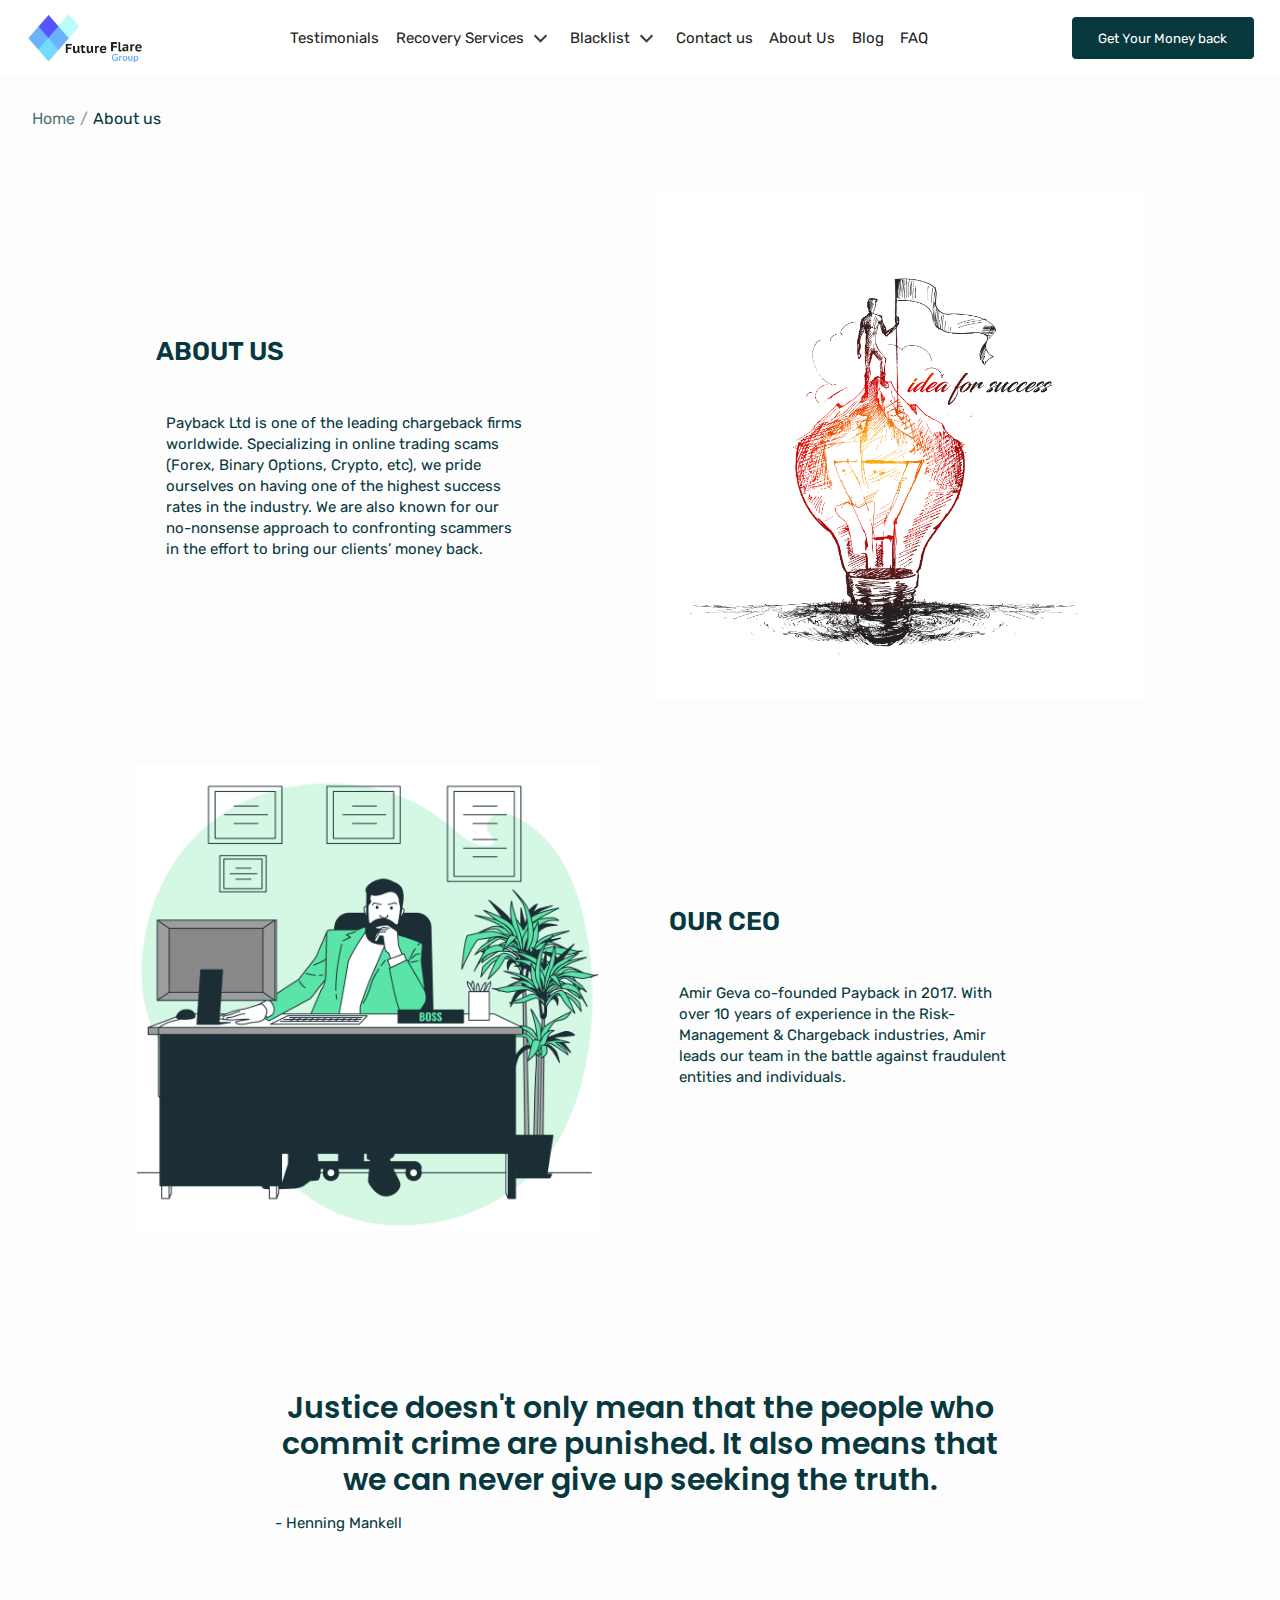
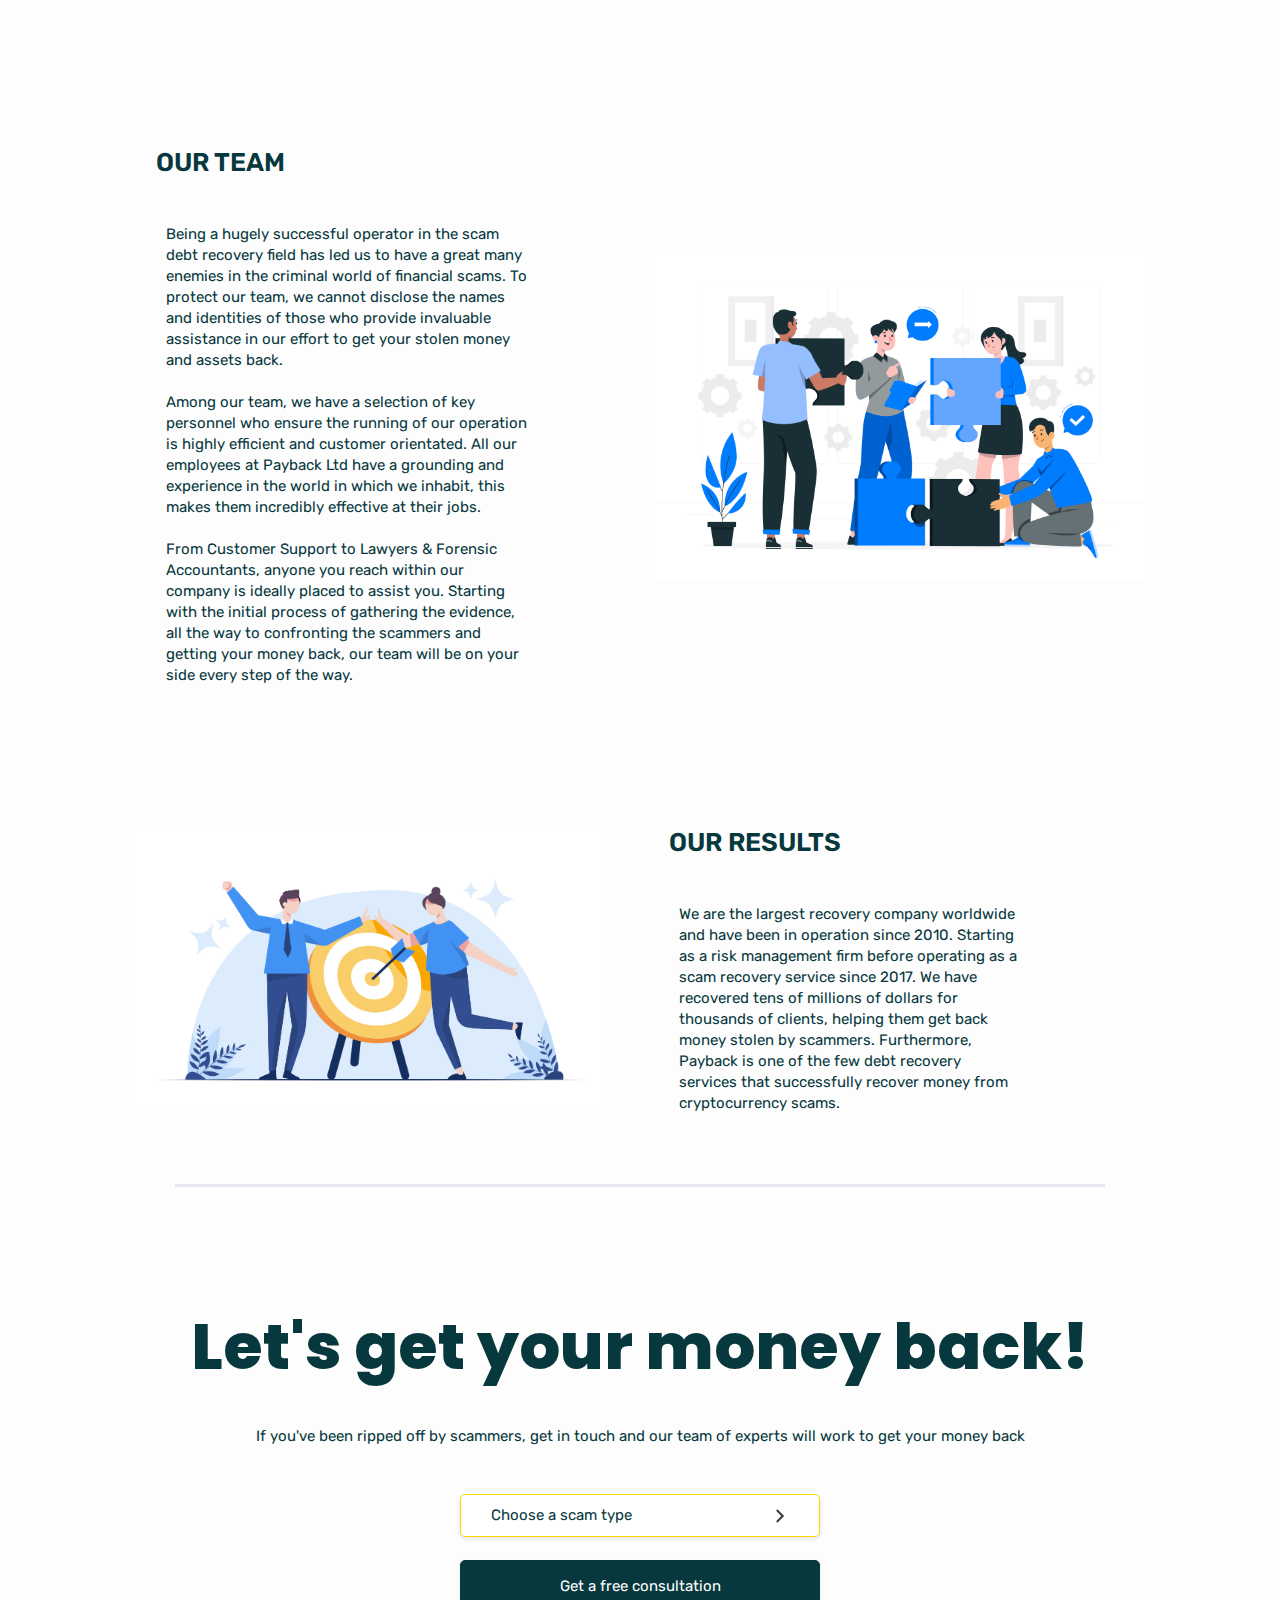
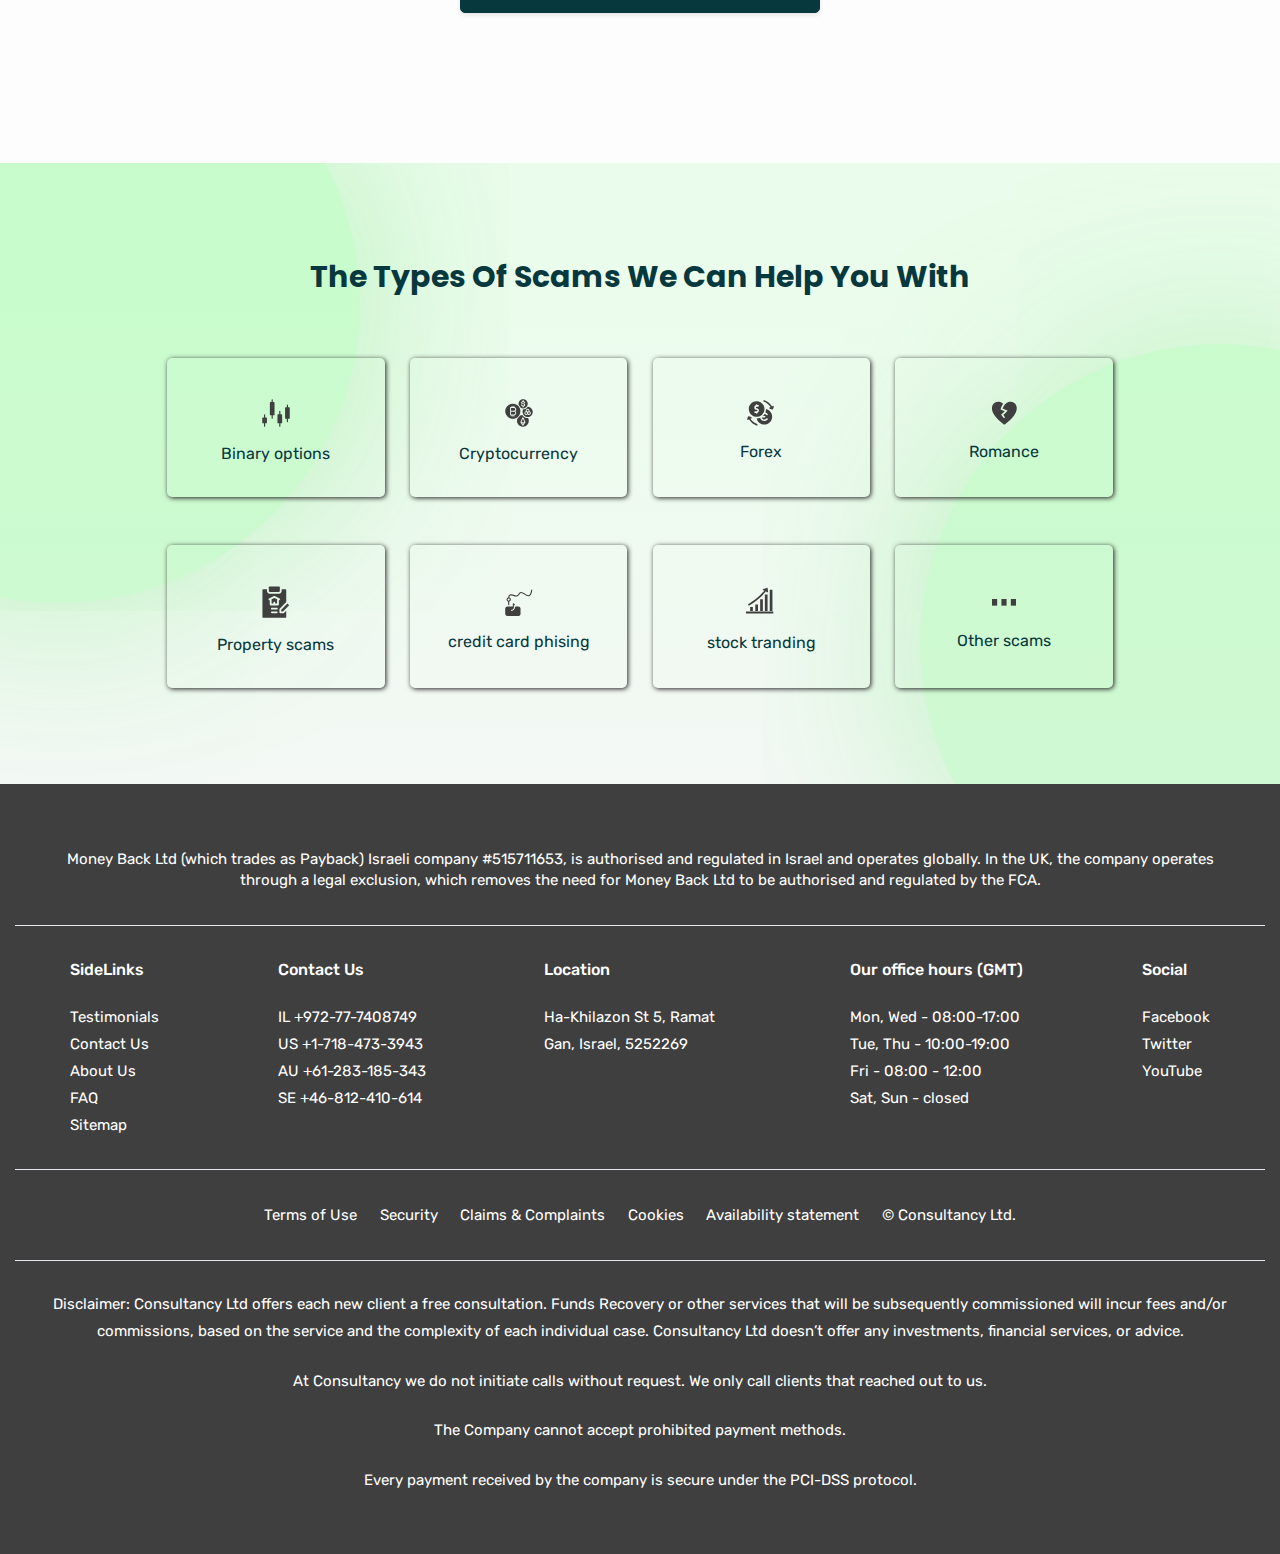
<file: aboutUS.html>
<!DOCTYPE html>
<html lang="en">
  <head>
    <meta charset="UTF-8" />
    <meta name="viewport" content="width=device-width, initial-scale=1.0" />
    <title>Consultation</title>
    <link rel="stylesheet" href="style.css" />
    <link rel="icon" href="img/logo.jpg" type="image/x-icon" />
  </head>
  <body>
    <div id="page" class="site page-home">
      <!--  ============ navbar section =============== -->
      <section class="navbar">
        <div class="container">
          <div class="wrapper">
            <div class="left">
              <a href="#page" class="logo">
                <img src="img/logo.jpg" alt="" />
              </a>
            </div>
            <div class="center">
              <ul class="nav_list">
                <li class="list_item"><a href="testimonial.html">Testimonials</a></li>
                <li class="list_item">
                  <a href="#">
                    <span>Recovery Services</span>
                    <div class="icon">
                      <svg
                        xmlns="http://www.w3.org/2000/svg"
                        viewBox="0 0 24 24"
                        fill="currentColor"
                      >
                        <path
                          d="M11.9999 13.1714L16.9497 8.22168L18.3639 9.63589L11.9999 15.9999L5.63599 9.63589L7.0502 8.22168L11.9999 13.1714Z"
                        ></path>
                      </svg>
                    </div>
                  </a>
                  <ul class="options">
                    <li class="option"><a href="#">Binary Options</a></li>
                    <li class="option"><a href="#">Cryptocurrency</a></li>
                    <li class="option"><a href="#">Forex</a></li>
                    <li class="option"><a href="#">Stock trading</a></li>
                    <li class="option"><a href="#">Credit card phising</a></li>
                    <li class="option"><a href="#">Property Scams</a></li>
                    <li class="option"><a href="#">Romance Scams</a></li>
                    <li class="option"><a href="#">Other Scams</a></li>
                  </ul>
                </li>
                <li class="list_item">
                  <a href="#"
                    >Blacklist
                    <div class="icon">
                      <svg
                        xmlns="http://www.w3.org/2000/svg"
                        viewBox="0 0 24 24"
                        fill="currentColor"
                      >
                        <path
                          d="M11.9999 13.1714L16.9497 8.22168L18.3639 9.63589L11.9999 15.9999L5.63599 9.63589L7.0502 8.22168L11.9999 13.1714Z"
                        ></path>
                      </svg></div
                  ></a>
                  <ul class="options">
                    <li class="option"><a href="#">Scams</a></li>
                    <li class="option"><a href="#">Imposters & Copycats</a></li>
                  </ul>
                </li>
                <li class="list_item"><a href="contactUs.html">Contact us</a></li>
                <li class="list_item"><a href="#">About Us</a></li>
                <li class="list_item"><a href="#">Blog</a></li>
                <li class="list_item"><a href="faq.html">FAQ</a></li>
              </ul>
            </div>
            <div class="right">
              <div class="btn">
                <input type="button" value="Get Your Money back" />
              </div>
              <div class="mbl">
                <div class="icon">
                  <svg
                    xmlns="http://www.w3.org/2000/svg"
                    viewBox="0 0 24 24"
                    fill="currentColor"
                  >
                    <path
                      d="M7.29117 20.8242L2 22L3.17581 16.7088C2.42544 15.3056 2 13.7025 2 12C2 6.47715 6.47715 2 12 2C17.5228 2 22 6.47715 22 12C22 17.5228 17.5228 22 12 22C10.2975 22 8.6944 21.5746 7.29117 20.8242ZM7.58075 18.711L8.23428 19.0605C9.38248 19.6745 10.6655 20 12 20C16.4183 20 20 16.4183 20 12C20 7.58172 16.4183 4 12 4C7.58172 4 4 7.58172 4 12C4 13.3345 4.32549 14.6175 4.93949 15.7657L5.28896 16.4192L4.63416 19.3658L7.58075 18.711Z"
                    ></path>
                  </svg>
                </div>
                <div class="icon">
                  <svg
                    xmlns="http://www.w3.org/2000/svg"
                    viewBox="0 0 24 24"
                    fill="currentColor"
                  >
                    <path
                      d="M18 18V20H6V18H18ZM21 11V13H3V11H21ZM18 4V6H6V4H18Z"
                    ></path>
                  </svg>
                </div>
              </div>
            </div>
          </div>
        </div>
      </section>

      <!-- path section -->
      <div class="path">
        <div class="container">
          <div class="wrapper">
            <ul class="dir">
              <li><a href="index.html">Home</a></li>
              <li><a href="#">About us</a></li>
            </ul>
          </div>
        </div>
      </div>

      <!-- hero 1 -->
      <section class="hero_section">
        <div class="container">
          <div class="hero_one">
            <div class="content">
              <div class="title">About Us</div>
              <p class="para">
                Payback Ltd is one of the leading chargeback firms worldwide.
                Specializing in online trading scams (Forex, Binary Options,
                Crypto, etc), we pride ourselves on having one of the highest
                success rates in the industry. We are also known for our
                no-nonsense approach to confronting scammers in the effort to
                bring our clients’ money back.
              </p>
            </div>
            <div class="reference">
              <img src="img/about.jpg" alt="" />
            </div>
          </div>
        </div>
      </section>

      <!-- hero 2 -->
      <section class="hero_section hs_2">
        <div class="container">
          <div class="hero_one hero_two">
            <div class="content">
              <div class="title">Our CEO</div>
              <p class="para">
                Amir Geva co-founded Payback in 2017. With over 10 years of
                experience in the Risk-Management & Chargeback industries, Amir
                leads our team in the battle against fraudulent entities and
                individuals.
              </p>
            </div>
            <div class="reference">
              <img src="img/ceo.jpg" alt="" />
            </div>
          </div>
        </div>
      </section>

      <!-- justice says -->
      <div class="justice">
        <div class="container">
          <div class="wrapper">
            <div class="title">
              <h1>
                Justice doesn't only mean that the people who commit crime are
                punished. It also means that we can never give up seeking the
                truth.
              </h1>
            </div>
            <div class="para">- Henning Mankell</div>
          </div>
        </div>
      </div>

      <!-- hero 3 -->
      <section class="hero_section">
        <div class="container">
          <div class="hero_one">
            <div class="content">
              <div class="title">Our Team</div>
              <p class="para">
                Being a hugely successful operator in the scam debt recovery
                field has led us to have a great many enemies in the criminal
                world of financial scams. To protect our team, we cannot
                disclose the names and identities of those who provide
                invaluable assistance in our effort to get your stolen money and
                assets back. <br /><br />
                Among our team, we have a selection of key personnel who ensure
                the running of our operation is highly efficient and customer
                orientated. All our employees at Payback Ltd have a grounding
                and experience in the world in which we inhabit, this makes them
                incredibly effective at their jobs. <br /><br />
                From Customer Support to Lawyers & Forensic Accountants, anyone
                you reach within our company is ideally placed to assist you.
                Starting with the initial process of gathering the evidence, all
                the way to confronting the scammers and getting your money back,
                our team will be on your side every step of the way.
              </p>
            </div>
            <div class="reference">
              <img src="img/team.jpg" alt="" />
            </div>
          </div>
        </div>
      </section>

      <!-- hero 4 -->
      <section class="hero_section hs_2">
        <div class="container">
          <div class="hero_one hero_two">
            <div class="content">
              <div class="title">Our Results</div>
              <p class="para">
                We are the largest recovery company worldwide and have been in
                operation since 2010. Starting as a risk management firm before
                operating as a scam recovery service since 2017. We have
                recovered tens of millions of dollars for thousands of clients,
                helping them get back money stolen by scammers. Furthermore,
                Payback is one of the few debt recovery services that
                successfully recover money from cryptocurrency scams.
              </p>
            </div>
            <div class="reference">
              <img src="img/result.jpg" alt="" />
            </div>
          </div>
        </div>
      </section>

      <!--  ============ choose back section  =============== -->
      <section class="choose">
        <div class="container">
          <div class="wrapper">
            <div class="title">
              <h1>Let's get your money back!</h1>
            </div>
            <div class="para">
              If you've been ripped off by scammers, get in touch and our team
              of experts will work to get your money back
            </div>
            <div class="choice">
              <div class="drop_down">
                <div class="select-menu">
                  <div class="select-btn">
                    <span class="sBtn-text">Choose a scam type</span>
                    <div class="icon">
                      <svg
                        xmlns="http://www.w3.org/2000/svg"
                        viewBox="0 0 24 24"
                        fill="currentColor"
                      >
                        <path
                          d="M11.9999 10.8284L7.0502 15.7782L5.63599 14.364L11.9999 8L18.3639 14.364L16.9497 15.7782L11.9999 10.8284Z"
                        ></path>
                      </svg>
                    </div>
                  </div>
                  <ul class="options">
                    <li class="option">
                      <a href="#"
                        ><span class="option-text">Binary Options</span></a
                      >
                    </li>
                    <li class="option">
                      <a href="#"
                        ><span class="option-text">Cryptocurrency</span></a
                      >
                    </li>
                    <li class="option">
                      <a href="#"><span class="option-text">Forex </span></a>
                    </li>
                    <li class="option">
                      <a href="#"
                        ><span class="option-text">Stock Trading </span></a
                      >
                    </li>
                    <li class="option">
                      <a href="#"
                        ><span class="option-text">Property scam </span></a
                      >
                    </li>
                    <li class="option">
                      <a href="#"
                        ><span class="option-text">Romance scam</span></a
                      >
                    </li>
                    <li class="option">
                      <a href="#"
                        ><span class="option-text">Other scam</span></a
                      >
                    </li>
                  </ul>
                </div>
              </div>
              <div class="btn">
                <button type="submit">Get a free consultation</button>
              </div>
            </div>
          </div>
        </div>
      </section>
      <!--  ============ testimonials section  =============== -->
      <!--  ============ get client section  =============== -->
      <!--  ============ videos review section  =============== -->
      <!--  ============ types section  =============== -->
      <section class="type">
        <div class="container">
          <div class="wrapper">
            <div class="title">
              <h1>The types of scams we can help you with</h1>
            </div>
            <div class="wrap_box">
              <div class="box">
                <div class="title">
                  <div class="icon">
                    <svg
                      viewBox="0 0 24 24"
                      fill="none"
                      xmlns="http://www.w3.org/2000/svg"
                    >
                      <path
                        d="M16.9149 13.375V19.7917C16.9149 20.0438 16.7043 20.25 16.4468 20.25H15.5106V22.5417C15.5106 22.7938 15.3 23 15.0426 23C14.7851 23 14.5745 22.7938 14.5745 22.5417V20.25H13.6383C13.3809 20.25 13.1702 20.0438 13.1702 19.7917V13.375C13.1702 13.1229 13.3809 12.9167 13.6383 12.9167H14.5745V10.625C14.5745 10.3729 14.7851 10.1667 15.0426 10.1667C15.3 10.1667 15.5106 10.3729 15.5106 10.625V12.9167H16.4468C16.7043 12.9167 16.9149 13.1229 16.9149 13.375Z"
                        fill="currentColor"
                      ></path>
                      <path
                        d="M23 7.875V16.125C23 16.3771 22.7894 16.5833 22.5319 16.5833H21.5957V18.875C21.5957 19.1271 21.3851 19.3333 21.1277 19.3333C20.8702 19.3333 20.6596 19.1271 20.6596 18.875V16.5833H19.7234C19.466 16.5833 19.2553 16.3771 19.2553 16.125V7.875C19.2553 7.62292 19.466 7.41667 19.7234 7.41667H20.6596V5.58333C20.6596 5.33125 20.8702 5.125 21.1277 5.125C21.3851 5.125 21.5957 5.33125 21.5957 5.58333V7.41667H22.5319C22.7894 7.41667 23 7.62292 23 7.875Z"
                        fill="currentColor"
                      ></path>
                      <path
                        d="M4.74468 16.125V19.7917C4.74468 20.0438 4.53404 20.25 4.2766 20.25H3.34043V22.5417C3.34043 22.7938 3.12979 23 2.87234 23C2.61489 23 2.40426 22.7938 2.40426 22.5417V20.25H1.46809C1.21064 20.25 1 20.0438 1 19.7917V16.125C1 15.8729 1.21064 15.6667 1.46809 15.6667H2.40426V13.375C2.40426 13.1229 2.61489 12.9167 2.87234 12.9167C3.12979 12.9167 3.34043 13.1229 3.34043 13.375V15.6667H4.2766C4.53404 15.6667 4.74468 15.8729 4.74468 16.125Z"
                        fill="currentColor"
                      ></path>
                      <path
                        d="M10.8298 3.75V13.375C10.8298 13.6271 10.6192 13.8333 10.3617 13.8333H9.42553V16.125C9.42553 16.3771 9.2149 16.5833 8.95745 16.5833C8.7 16.5833 8.48936 16.3771 8.48936 16.125V13.8333H7.55319C7.29574 13.8333 7.0851 13.6271 7.0851 13.375V3.75C7.0851 3.49792 7.29574 3.29167 7.55319 3.29167H8.48936V1.45833C8.48936 1.20625 8.7 1 8.95745 1C9.2149 1 9.42553 1.20625 9.42553 1.45833V3.29167H10.3617C10.6192 3.29167 10.8298 3.49792 10.8298 3.75Z"
                        fill="currentColor"
                      ></path>
                    </svg>
                  </div>
                </div>
                <div class="name">Binary options</div>
              </div>

              <div class="box">
                <div class="title">
                  <div class="icon">
                    <svg
                      viewBox="0 0 24 24"
                      fill="currentColor"
                      xmlns="http://www.w3.org/2000/svg"
                    >
                      <path
                        d="M19.2859 16.0125C19.159 16.0223 19.0322 16.0321 18.9053 16.0321C18.0426 16.0309 17.1959 15.798 16.4535 15.3577C15.7111 14.9173 15.1 14.2856 14.684 13.5284C14.0455 13.5839 13.4256 13.7721 12.8637 14.0809C12.3561 14.9281 11.6719 15.6554 10.8579 16.213C10.5083 16.944 10.3517 17.7526 10.403 18.5616C10.4543 19.3705 10.7118 20.1528 11.151 20.8336C11.5901 21.5143 12.1961 22.0708 12.9112 22.4499C13.6262 22.829 14.4263 23.0179 15.2351 22.9987C16.0438 22.9794 16.8341 22.7526 17.5303 22.34C18.2266 21.9274 18.8056 21.3427 19.212 20.6418C19.6184 19.9409 19.8386 19.1473 19.8516 18.3368C19.8645 17.5263 19.6698 16.7261 19.2859 16.0125ZM17.1191 19.4796C17.1147 19.5286 17.098 19.5758 17.0703 19.6165C17.0711 19.6234 17.0693 19.6303 17.0655 19.6361L15.4306 22.0664C15.3967 22.1162 15.3512 22.1568 15.298 22.1849C15.2449 22.2131 15.1857 22.2278 15.1256 22.2278C15.0655 22.2278 15.0063 22.2131 14.9532 22.1849C14.9 22.1568 14.8545 22.1162 14.8206 22.0664L13.1857 19.6361C13.1819 19.6303 13.1801 19.6234 13.1809 19.6165C13.1533 19.5758 13.1365 19.5286 13.1321 19.4796C13.1272 19.4747 13.1272 19.4698 13.1272 19.46C13.1224 19.4106 13.1273 19.3608 13.1418 19.3133C13.1467 19.3084 13.1516 19.3035 13.1516 19.2987V19.284L14.7913 15.5186C14.8235 15.4577 14.8716 15.4068 14.9305 15.3712C14.9894 15.3357 15.0568 15.3169 15.1256 15.3169C15.1944 15.3169 15.2618 15.3357 15.3207 15.3712C15.3796 15.4068 15.4277 15.4577 15.4599 15.5186L17.0996 19.284V19.2987C17.0996 19.3035 17.1045 19.3084 17.1094 19.3133C17.1239 19.3608 17.1289 19.4106 17.124 19.46C17.124 19.4698 17.124 19.4747 17.1191 19.4796Z"
                        fill="currentColor"
                      ></path>
                      <path
                        d="M15.8503 20.1251L15.1232 21.2058L14.4009 20.1251L15.006 20.3353C15.0836 20.3614 15.1676 20.3614 15.2452 20.3353L15.8503 20.1251Z"
                        fill="currentColor"
                      ></path>
                      <path
                        d="M16.2651 19.2106L15.1232 19.6018L13.9812 19.2106L15.1232 16.5847L16.2651 19.2106Z"
                        fill="currentColor"
                      ></path>
                      <path
                        d="M18.9882 7.06858C18.6005 7.67545 18.0695 8.17721 17.4422 8.52947C16.8148 8.88172 16.1105 9.07362 15.3916 9.08818C14.9369 9.86365 14.7498 10.7675 14.8591 11.6602C14.9683 12.5529 15.3679 13.3847 15.9961 14.0271C16.6242 14.6695 17.446 15.0868 18.3345 15.2144C19.223 15.3421 20.1286 15.173 20.9116 14.7333C21.6946 14.2936 22.3113 13.6079 22.6665 12.7819C23.0217 11.9559 23.0955 11.0358 22.8767 10.1635C22.6578 9.2913 22.1584 8.51557 21.4555 7.95617C20.7527 7.39678 19.8856 7.08485 18.9882 7.06858ZM20.0082 13.5284C19.7983 13.5276 19.591 13.4813 19.4006 13.3927C19.2102 13.3041 19.0412 13.1752 18.9053 13.0149C18.7693 13.1752 18.6003 13.3041 18.41 13.3927C18.2196 13.4813 18.0123 13.5276 17.8024 13.5284C17.437 13.5273 17.085 13.3902 16.8149 13.1437C16.5447 12.8973 16.3755 12.559 16.3403 12.1946C16.305 11.8302 16.4061 11.4656 16.624 11.1717C16.8419 10.8778 17.161 10.6755 17.5193 10.6041C17.4415 10.3822 17.418 10.1448 17.4506 9.91188C17.4832 9.67895 17.5711 9.45725 17.7068 9.26535C17.8425 9.07344 18.0222 8.91693 18.2307 8.80891C18.4392 8.7009 18.6705 8.64453 18.9053 8.64453C19.14 8.64453 19.3713 8.7009 19.5798 8.80891C19.7884 8.91693 19.968 9.07344 20.1037 9.26535C20.2395 9.45725 20.3273 9.67895 20.36 9.91188C20.3926 10.1448 20.369 10.3822 20.2912 10.6041C20.6496 10.6755 20.9687 10.8778 21.1866 11.1717C21.4045 11.4656 21.5056 11.8302 21.4703 12.1946C21.435 12.559 21.2659 12.8973 20.9957 13.1437C20.7255 13.3902 20.3736 13.5273 20.0082 13.5284Z"
                        fill="currentColor"
                      ></path>
                      <path
                        d="M20.0082 12.7949C20.4152 12.7949 20.7451 12.4621 20.7451 12.0516C20.7451 11.6411 20.4152 11.3083 20.0082 11.3083C19.6012 11.3083 19.2713 11.6411 19.2713 12.0516C19.2713 12.4621 19.6012 12.7949 20.0082 12.7949Z"
                        fill="currentColor"
                      ></path>
                      <path
                        d="M18.5393 12.0516C18.5383 12.1974 18.4943 12.3397 18.4127 12.4605C18.3312 12.5812 18.2157 12.6751 18.081 12.7303C17.9463 12.7854 17.7983 12.7993 17.6556 12.7703C17.513 12.7412 17.3822 12.6705 17.2796 12.5671C17.177 12.4636 17.1073 12.332 17.0793 12.1889C17.0512 12.0458 17.0661 11.8976 17.122 11.763C17.178 11.6283 17.2724 11.5133 17.3935 11.4324C17.5146 11.3515 17.6568 11.3083 17.8024 11.3083C17.9984 11.3092 18.186 11.3879 18.3242 11.5273C18.4623 11.6666 18.5397 11.8552 18.5393 12.0516Z"
                        fill="currentColor"
                      ></path>
                      <path
                        d="M18.9053 10.8779C19.3123 10.8779 19.6422 10.5452 19.6422 10.1347C19.6422 9.72415 19.3123 9.39137 18.9053 9.39137C18.4983 9.39137 18.1684 9.72415 18.1684 10.1347C18.1684 10.5452 18.4983 10.8779 18.9053 10.8779Z"
                        fill="currentColor"
                      ></path>
                      <path
                        d="M15.3037 1C14.3323 1.00336 13.4019 1.39219 12.7159 2.08137C12.0299 2.77056 11.6444 3.70397 11.6436 4.67734C11.6457 5.0231 11.695 5.36696 11.79 5.69936C12.374 6.26912 12.8501 6.9401 13.1955 7.67984C13.8104 8.12097 14.5475 8.35861 15.3037 8.35956C16.2777 8.35956 17.2118 7.97187 17.9004 7.28178C18.5891 6.59168 18.976 5.65572 18.976 4.67978C18.976 3.70384 18.5891 2.76788 17.9004 2.07778C17.2118 1.38769 16.2777 1 15.3037 1ZM14.8889 4.31058H15.7234C16.0399 4.31058 16.3434 4.43655 16.5671 4.66077C16.7909 4.88499 16.9166 5.1891 16.9166 5.5062C16.9166 5.8233 16.7909 6.12741 16.5671 6.35163C16.3434 6.57586 16.0399 6.70183 15.7234 6.70183H15.6746V7.30819C15.6746 7.40546 15.6361 7.49875 15.5674 7.56753C15.4988 7.63631 15.4057 7.67495 15.3086 7.67495C15.2115 7.67495 15.1184 7.63631 15.0498 7.56753C14.9812 7.49875 14.9426 7.40546 14.9426 7.30819V6.70183H14.8889C14.574 6.7004 14.2724 6.57408 14.0502 6.35048C13.828 6.12689 13.7032 5.82421 13.703 5.50865C13.703 5.41138 13.7416 5.31809 13.8102 5.24931C13.8789 5.18053 13.972 5.14189 14.0691 5.14189C14.1661 5.14189 14.2592 5.18053 14.3279 5.24931C14.3965 5.31809 14.4351 5.41138 14.4351 5.50865C14.4347 5.62983 14.4822 5.74624 14.5673 5.83239C14.6523 5.91853 14.768 5.96741 14.8889 5.96831H15.7234C15.8457 5.96831 15.963 5.91963 16.0495 5.83296C16.136 5.7463 16.1846 5.62876 16.1846 5.5062C16.1846 5.38364 16.136 5.2661 16.0495 5.17944C15.963 5.09278 15.8457 5.04409 15.7234 5.04409H14.8889C14.5731 5.04409 14.2702 4.91838 14.0469 4.69462C13.8236 4.47085 13.6982 4.16736 13.6982 3.85091C13.6982 3.53446 13.8236 3.23097 14.0469 3.00721C14.2702 2.78344 14.5731 2.65773 14.8889 2.65773H14.9426V2.04648C14.9426 1.94921 14.9812 1.85592 15.0498 1.78714C15.1184 1.71836 15.2115 1.67972 15.3086 1.67972C15.4057 1.67972 15.4988 1.71836 15.5674 1.78714C15.6361 1.85592 15.6746 1.94921 15.6746 2.04648V2.65773H15.7234C15.8799 2.65754 16.0348 2.68827 16.1793 2.74817C16.3239 2.80806 16.4552 2.89594 16.5658 3.00678C16.6765 3.11761 16.7642 3.24922 16.8239 3.39407C16.8837 3.53892 16.9144 3.69417 16.9142 3.85091C16.9142 3.94818 16.8756 4.04147 16.807 4.11025C16.7383 4.17903 16.6452 4.21767 16.5482 4.21767C16.4511 4.21767 16.358 4.17903 16.2894 4.11025C16.2207 4.04147 16.1822 3.94818 16.1822 3.85091C16.1822 3.79053 16.1704 3.73073 16.1474 3.67493C16.1243 3.61913 16.0906 3.56843 16.0479 3.52574C16.0053 3.48304 15.9547 3.44918 15.899 3.4261C15.8434 3.40303 15.7837 3.39118 15.7234 3.39125H14.8889C14.7673 3.39125 14.6506 3.43967 14.5645 3.52588C14.4785 3.61208 14.4302 3.729 14.4302 3.85091C14.4302 3.97282 14.4785 4.08974 14.5645 4.17595C14.6506 4.26215 14.7673 4.31058 14.8889 4.31058Z"
                        fill="currentColor"
                      ></path>
                      <path
                        d="M7.07579 4.50129C5.87667 4.4979 4.70351 4.85114 3.70486 5.51628C2.70621 6.18142 1.927 7.12854 1.46588 8.23772C1.00476 9.34689 0.882479 10.5682 1.11452 11.7471C1.34656 12.9259 1.92249 14.0093 2.76938 14.86C3.61626 15.7106 4.69602 16.2903 5.87192 16.5257C7.04782 16.7611 8.26697 16.6415 9.37501 16.1821C10.483 15.7228 11.4301 14.9443 12.0963 13.9452C12.7625 12.9461 13.1179 11.7714 13.1174 10.5699C13.1179 8.96277 12.482 7.42112 11.3493 6.28335C10.2166 5.14558 8.67964 4.50466 7.07579 4.50129ZM9.76964 12.0662C9.76865 12.4906 9.62293 12.9019 9.35664 13.2318C9.09036 13.5618 8.7195 13.7907 8.30559 13.8805V14.5357C8.30559 14.633 8.26703 14.7263 8.19839 14.7951C8.12975 14.8638 8.03665 14.9025 7.93958 14.9025C7.84251 14.9025 7.74941 14.8638 7.68077 14.7951C7.61213 14.7263 7.57357 14.633 7.57357 14.5357V13.9196H6.82202V14.5357C6.82202 14.633 6.78346 14.7263 6.71482 14.7951C6.64618 14.8638 6.55309 14.9025 6.45601 14.9025C6.35894 14.9025 6.26584 14.8638 6.1972 14.7951C6.12856 14.7263 6.09 14.633 6.09 14.5357V13.9196H5.28478C5.1879 13.9189 5.09518 13.8801 5.02667 13.8114C4.95817 13.7428 4.9194 13.6499 4.91876 13.5528V7.60649C4.9187 7.55831 4.92812 7.51059 4.9465 7.46606C4.96487 7.42154 4.99182 7.38108 5.02582 7.34701C5.05982 7.31294 5.1002 7.28593 5.14463 7.26752C5.18907 7.24911 5.23669 7.23967 5.28478 7.23973H6.09V6.6627C6.09 6.56543 6.12856 6.47215 6.1972 6.40337C6.26584 6.33459 6.35894 6.29595 6.45601 6.29595C6.55309 6.29595 6.64618 6.33459 6.71482 6.40337C6.78346 6.47215 6.82202 6.56543 6.82202 6.6627V7.23973H7.57357V6.6627C7.57357 6.56543 7.61213 6.47215 7.68077 6.40337C7.74941 6.33459 7.84251 6.29595 7.93958 6.29595C8.03665 6.29595 8.12975 6.33459 8.19839 6.40337C8.26703 6.47215 8.30559 6.56543 8.30559 6.6627V7.27885C8.65356 7.35329 8.97272 7.5267 9.22483 7.77829C9.47693 8.02988 9.65129 8.34898 9.72701 8.69734C9.80272 9.04571 9.77657 9.40856 9.6517 9.74242C9.52683 10.0763 9.30854 10.367 9.02297 10.5797C9.25507 10.7514 9.44358 10.9754 9.57329 11.2337C9.703 11.4919 9.77026 11.7771 9.76964 12.0662Z"
                        fill="currentColor"
                      ></path>
                      <path
                        d="M9.03761 12.0662C9.03787 12.3625 8.92089 12.6467 8.7123 12.8566C8.50372 13.0666 8.22057 13.185 7.92494 13.1861H5.65079V10.9464H7.92494C8.22057 10.9474 8.50372 11.0659 8.7123 11.2758C8.92089 11.4858 9.03787 11.77 9.03761 12.0662Z"
                        fill="currentColor"
                      ></path>
                      <path
                        d="M9.03761 9.09307C9.03787 9.3893 8.92089 9.67354 8.7123 9.88347C8.50372 10.0934 8.22057 10.2119 7.92494 10.2129H5.65079V7.97324H7.92494C8.22057 7.97428 8.50372 8.09275 8.7123 8.30267C8.92089 8.5126 9.03787 8.79684 9.03761 9.09307Z"
                        fill="currentColor"
                      ></path>
                    </svg>
                  </div>
                </div>
                <div class="name">Cryptocurrency</div>
              </div>

              <div href="#" class="box">
                <div class="title">
                  <div class="icon">
                    <svg
                      viewBox="0 0 26 24"
                      fill="currentColor"
                      xmlns="http://www.w3.org/2000/svg"
                    >
                      <path
                        d="M17.3595 8.70628C17.3534 9.76579 17.1441 10.7779 16.7686 11.7058C17.5245 11.8877 18.2123 12.3029 18.73 12.9051C18.9737 13.1886 18.9414 13.616 18.6579 13.8597C18.3744 14.1034 17.9471 14.0712 17.7033 13.7876C17.2994 13.3178 16.7336 13.0266 16.1247 12.9674C15.732 13.5952 15.2565 14.1661 14.7131 14.6643H16.2376C16.6114 14.6643 16.9145 14.9674 16.9145 15.3412C16.9145 15.7151 16.6114 16.0181 16.2376 16.0181H13.607C13.8995 17.0047 14.8138 17.7267 15.8941 17.7267C16.5894 17.7267 17.2488 17.4235 17.7034 16.8947C17.9471 16.6113 18.3745 16.579 18.6579 16.8227C18.9414 17.0664 18.9737 17.4938 18.73 17.7773C18.018 18.6055 16.9843 19.0805 15.8941 19.0805C14.1333 19.0805 12.6539 17.8569 12.259 16.2156C11.331 16.5911 10.3188 16.8005 9.25921 16.8066C9.93112 19.8511 12.6506 22.1358 15.8941 22.1358C19.6407 22.1358 22.6887 19.0877 22.6887 15.3412C22.6887 12.0977 20.404 9.37823 17.3595 8.70628Z"
                        fill="currentColor"
                      ></path>
                      <path
                        d="M16.0063 8.65885C16.0063 4.91229 12.9583 1.8643 9.21178 1.8643C5.46526 1.8643 2.41719 4.91233 2.41719 8.65885C2.41719 12.4054 5.46522 15.4534 9.21173 15.4534C12.9583 15.4534 16.0063 12.4054 16.0063 8.65885ZM8.53482 12.1892V12.0548H7.85226C7.47842 12.0548 7.17534 11.7517 7.17534 11.3779C7.17534 11.004 7.47842 10.7009 7.85226 10.7009H9.21173C9.5881 10.7009 9.89429 10.3947 9.89429 10.0184C9.89429 9.64201 9.5881 9.33582 9.21173 9.33582C8.08886 9.33582 7.17534 8.42229 7.17534 7.29942C7.17534 6.41383 7.74377 5.65884 8.53482 5.37914V5.12859C8.53482 4.75475 8.8379 4.45167 9.21173 4.45167C9.58558 4.45167 9.88865 4.75475 9.88865 5.12859V5.26302H10.5712C10.9451 5.26302 11.2481 5.5661 11.2481 5.93994C11.2481 6.31378 10.9451 6.61686 10.5712 6.61686H9.21173C8.83537 6.61686 8.52918 6.92305 8.52918 7.29942C8.52918 7.67579 8.83537 7.98198 9.21173 7.98198C10.3346 7.98198 11.2481 8.8955 11.2481 10.0184C11.2481 10.904 10.6797 11.659 9.88865 11.9387V12.1893C9.88865 12.5631 9.58558 12.8662 9.21173 12.8662C8.8379 12.8662 8.53482 12.563 8.53482 12.1892Z"
                        fill="currentColor"
                      ></path>
                      <path
                        d="M9.62348 21.675C7.18445 20.9372 4.96917 19.0953 3.63108 16.7475L4.07239 16.896C4.42678 17.0153 4.81059 16.8246 4.92982 16.4702C5.049 16.1158 4.85838 15.732 4.50404 15.6128L2.55013 14.9556C2.19574 14.8365 1.81193 15.0271 1.6927 15.3814L1.03551 17.3353C0.916322 17.6897 1.10694 18.0735 1.46129 18.1927C1.53286 18.2168 1.60561 18.2282 1.67718 18.2282C1.95986 18.2282 2.22359 18.0497 2.31867 17.7669L2.44318 17.3968C3.0719 18.5044 3.88222 19.5282 4.82774 20.4028C6.12634 21.6042 7.64914 22.4922 9.23145 22.9708C9.2968 22.9906 9.36278 23 9.42772 23C9.71829 23 9.98694 22.8114 10.0754 22.5189C10.1837 22.1612 9.9813 21.7833 9.62348 21.675Z"
                        fill="currentColor"
                      ></path>
                      <path
                        d="M23.6445 5.8074C23.2903 5.68831 22.9064 5.87888 22.7871 6.23323L22.6625 6.60377C22.0303 5.48997 21.2147 4.46078 20.2629 3.58318C18.9678 2.3891 17.4503 1.50599 15.8744 1.02921C15.5164 0.920861 15.1386 1.1233 15.0304 1.48112C14.9222 1.83899 15.1245 2.21684 15.4823 2.32506C17.9188 3.06213 20.1357 4.90529 21.4741 7.25235L21.0334 7.10415C20.6791 6.98488 20.2953 7.17559 20.176 7.52993C20.0568 7.88427 20.2475 8.26813 20.6018 8.38732L22.5557 9.04456C22.6273 9.06861 22.7 9.08003 22.7716 9.08003C23.0543 9.08003 23.318 8.9015 23.4132 8.61873L24.0703 6.66483C24.1895 6.31044 23.9989 5.92658 23.6445 5.8074Z"
                        fill="currentColor"
                      ></path>
                    </svg>
                  </div>
                </div>
                <div class="name">Forex</div>
              </div>

              <div class="box">
                <div class="title">
                  <div class="icon">
                    <svg
                      viewBox="0 0 26 24"
                      fill="currentColor"
                      xmlns="http://www.w3.org/2000/svg"
                    >
                      <path
                        d="M23.4263 5.1945C22.5217 3.30812 19.9158 1.76471 16.8846 2.66332C15.5347 3.138 14.339 3.98036 13.4281 5.09846C12.7147 6.04723 12.15 7.10235 11.7539 8.22643L16.1825 10.2431L12.4222 13.8513L13.9749 15.7308L12.915 16.65L10.4847 13.7552L13.6847 10.6616L10.0121 9.00842C10.3362 7.67737 10.8599 6.4049 11.5648 5.23566C11.7812 4.86853 12.0202 4.5157 12.2805 4.17928H12.321C11.5723 3.47954 10.673 2.96743 9.69482 2.6839C6.67713 1.77843 4.07799 3.30812 3.17336 5.1945C1.90417 7.83543 2.43075 10.8056 4.73959 14.0228C6.54886 16.5402 9.13449 19.092 12.888 22.0553C13.0067 22.1493 13.1528 22.2004 13.3032 22.2004C13.4537 22.2004 13.5998 22.1493 13.7184 22.0553C17.4652 19.0989 20.0576 16.5677 21.8669 14.0228C24.1689 10.8056 24.6955 7.83543 23.4263 5.1945Z"
                        fill="currentColor"
                      ></path>
                    </svg>
                  </div>
                </div>
                <div class="name">Romance</div>
              </div>

              <div class="box">
                <div class="title">
                  <div class="icon">
                    <svg
                      viewBox="0 0 21 24"
                      fill="currentColor"
                      xmlns="http://www.w3.org/2000/svg"
                    >
                      <path
                        d="M6.12832 4.86719H12.5388C12.8928 4.86719 13.1798 4.57861 13.1798 4.22266V1.64453C13.1798 1.28858 12.8928 1 12.5388 1H6.12832C5.77429 1 5.48727 1.28858 5.48727 1.64453V4.22266C5.48727 4.57861 5.77429 4.86719 6.12832 4.86719Z"
                        fill="currentColor"
                      ></path>
                      <path
                        d="M7.41041 9.99207V13.0313H8.69249V12.3867C8.69249 12.0308 8.97951 11.7422 9.33354 11.7422C9.68757 11.7422 9.97458 12.0308 9.97458 12.3867V13.0313H11.2567V9.99207L9.33354 9.02527L7.41041 9.99207Z"
                        fill="currentColor"
                      ></path>
                      <path
                        d="M15.6464 19.7773H13.531C13.177 19.7773 12.89 19.4888 12.89 19.1328V17.0059C12.89 16.835 12.9575 16.671 13.0778 16.5502L17.6672 11.9359V3.57812C17.6672 3.22217 17.3801 2.93359 17.0261 2.93359H14.4619V4.22266C14.4619 5.28884 13.5992 6.15625 12.5388 6.15625H6.12836C5.06794 6.15625 4.20522 5.28884 4.20522 4.22266V2.93359H1.64104C1.28702 2.93359 1 3.22217 1 3.57812V22.3555C1 22.7114 1.28702 23 1.64104 23H17.0261C17.3801 23 17.6672 22.7114 17.6672 22.3555V18.0126L16.0997 19.5885C15.9795 19.7095 15.8165 19.7773 15.6464 19.7773ZM11.043 19.7773H7.62409C7.27006 19.7773 6.98304 19.4888 6.98304 19.1328C6.98304 18.7769 7.27006 18.4883 7.62409 18.4883H11.043C11.397 18.4883 11.684 18.7769 11.684 19.1328C11.684 19.4888 11.397 19.7773 11.043 19.7773ZM11.043 17.1992H7.62409C7.27006 17.1992 6.98304 16.9106 6.98304 16.5547C6.98304 16.1987 7.27006 15.9102 7.62409 15.9102H11.043C11.397 15.9102 11.684 16.1987 11.684 16.5547C11.684 16.9106 11.397 17.1992 11.043 17.1992ZM12.5388 10.631V13.6758C12.5388 14.0317 12.2517 14.3203 11.8977 14.3203H6.76936C6.41533 14.3203 6.12832 14.0317 6.12832 13.6758V10.6306C5.82758 10.738 5.48761 10.606 5.34128 10.3117C5.18295 9.99327 5.31128 9.60612 5.62796 9.44693L9.04686 7.72818C9.22734 7.63747 9.43974 7.63747 9.62021 7.72818L13.0391 9.44693C13.3558 9.60612 13.4841 9.99327 13.3258 10.3117C13.1807 10.6036 12.8424 10.7393 12.5388 10.631Z"
                        fill="currentColor"
                      ></path>
                      <path
                        d="M14.1721 18.4883H15.3809L19.7 14.1456L18.4913 12.9303L14.1721 17.273V18.4883Z"
                        fill="currentColor"
                      ></path>
                    </svg>
                  </div>
                </div>
                <div class="name">Property scams</div>
              </div>

              <div class="box">
                <div class="title">
                  <div class="icon">
                    <svg
                      viewBox="0 0 25 24"
                      fill="currentColor"
                      xmlns="http://www.w3.org/2000/svg"
                    >
                      <path
                        d="M23.169 1.33926C22.9232 1.30169 22.6937 1.46877 22.6549 1.71377C22.242 4.35892 21.69 5.7649 20.5605 5.96057C18.5224 6.31316 15.9358 2.81824 13.5521 3.44605C12.6584 3.68096 12.3541 4.3515 12.1088 4.89084C11.872 5.41225 11.6667 5.86302 10.9895 6.08896C9.1515 6.70304 6.821 4.72349 4.94403 5.48233C4.06713 5.83666 3.5789 6.65353 3.49003 7.91331C2.70651 8.1073 2.12491 8.81428 2.12491 9.65413C2.12491 10.4884 2.6992 11.192 3.47485 11.3916V13.9711C3.47485 14.2188 3.67633 14.4197 3.92483 14.4197C4.17333 14.4197 4.3748 14.2188 4.3748 13.9711V11.3916C5.15046 11.192 5.72474 10.4884 5.72474 9.65413C5.72474 8.82605 5.15889 8.12692 4.39168 7.92116C4.49799 6.62998 5.07958 6.39507 5.28207 6.31322C6.72533 5.7298 9.10695 7.66321 11.2752 6.94002C12.3248 6.58962 12.6595 5.85292 12.9289 5.26087C13.1741 4.72097 13.3232 4.43391 13.7822 4.31281C15.6365 3.8255 18.2391 7.27232 20.7141 6.84415C22.7428 6.49375 23.2287 3.87379 23.5447 1.85169C23.5824 1.60669 23.4148 1.37738 23.169 1.33926ZM4.82478 9.65413C4.82478 10.1486 4.42093 10.5512 3.92483 10.5512C3.42872 10.5512 3.02487 10.1486 3.02487 9.65413C3.02487 9.1611 3.42726 8.75709 3.92483 8.75709C4.42093 8.75709 4.82478 9.15964 4.82478 9.65413Z"
                        fill="currentColor"
                      ></path>
                      <path
                        d="M13.7681 17.1108C13.7681 16.1199 12.9622 15.3167 11.9682 15.3167H9.60581C9.35731 15.3167 9.15583 15.5175 9.15583 15.7652C9.15583 15.7594 9.16185 15.9801 9.13558 16.2137C8.97246 17.6804 7.83458 18.8583 6.3834 19.0887C6.09024 19.1346 5.82773 18.8854 5.8698 18.5804C5.89669 18.3852 6.05694 18.2365 6.25139 18.2013C6.43475 18.1682 6.59264 18.13 6.79513 18.0443C7.50863 17.7555 8.11435 17.0476 8.23337 16.1762C8.25688 16.0005 8.25216 16.1513 8.25587 14.2128L8.33124 14.2885C8.50674 14.4633 8.79242 14.4634 8.96796 14.2885C9.14143 14.1156 9.1452 13.8313 8.96796 13.6538L8.12425 12.8128C7.84296 12.5337 7.35591 12.7227 7.35591 13.144V15.3167H2.79991C1.80586 15.3167 1 16.1199 1 17.1108V21.5399C1 22.5307 1.80586 23.334 2.79991 23.334H12.0807C13.0126 23.334 13.7681 22.5809 13.7681 21.652V17.1108Z"
                        fill="currentColor"
                      ></path>
                    </svg>
                  </div>
                </div>
                <div class="name">credit card phising</div>
              </div>

              <div class="box">
                <div class="title">
                  <div class="icon">
                    <svg
                      viewBox="0 0 22 22"
                      fill="currentColor"
                      xmlns="http://www.w3.org/2000/svg"
                    >
                      <path
                        d="M17.4111 1.93288H19.3856V17.6055H17.4111V1.93288ZM13.4795 2.50013L13.2061 2.58506C12.8638 2.69323 12.4616 2.5426 12.3232 2.25591C12.2569 2.11711 12.2537 1.96373 12.3145 1.82345C12.3851 1.66119 12.5351 1.53422 12.7254 1.47486L15.808 0.514648L16.1833 3.26133C16.2044 3.40119 16.1651 3.544 16.0723 3.66231C15.9589 3.80767 15.7766 3.90189 15.5721 3.92133C15.5476 3.92386 15.5201 3.92513 15.4937 3.92513C15.1449 3.92513 14.8487 3.70288 14.8047 3.40879L14.7572 2.99323C11.1946 7.9261 2.99091 13.2131 2.63492 13.4408C2.51408 13.5181 2.36957 13.5593 2.21661 13.5593C2.01042 13.5593 1.81647 13.4833 1.68485 13.35C1.5638 13.2281 1.50718 13.0726 1.52471 12.9128C1.54309 12.747 1.6426 12.5945 1.79809 12.4956C1.88154 12.4419 10.0071 7.1892 13.4795 2.50013ZM15.8152 5.41393V17.6051H13.8411V5.41393H15.8152ZM12.3629 9.03652V17.6055H10.3882V9.03652H12.3629ZM8.79229 12.7998V17.6049H6.818V12.7998H8.79229ZM5.01759 14.6824V17.6051H3.04351V14.6824H5.01759ZM19.9998 19.4866H0V18.0217H20L19.9998 19.4866Z"
                        fill="currentColor"
                      ></path>
                    </svg>
                  </div>
                </div>
                <div class="name">stock tranding</div>
              </div>

              <div class="box">
                <div class="title">
                  <div class="icon">
                    <svg
                      viewBox="0 0 27 24"
                      fill="currentColor"
                      xmlns="http://www.w3.org/2000/svg"
                    >
                      <path
                        d="M2.69946 15V9H7.34067V15H2.69946Z"
                        fill="currentColor"
                      ></path>
                      <path
                        d="M11.1761 15V9H15.8174V15H11.1761Z"
                        fill="currentColor"
                      ></path>
                      <path
                        d="M19.6528 15V9H24.294V15H19.6528Z"
                        fill="currentColor"
                      ></path>
                    </svg>
                  </div>
                </div>
                <div class="name">Other scams</div>
              </div>
            </div>
          </div>
        </div>
      </section>
      <!--  ============ more about section  =============== -->
      <!--  ============ choosing section  =============== -->
      <!--  ============ latest articles section  =============== -->
      <!--  ============ footer section  =============== -->
      <!--  ============ footer end section  =============== -->

      <section class="footer_section">
        <div class="container">
          <div class="wrapper">
            <div class="txt">
              Money Back Ltd (which trades as Payback) Israeli company
              #515711653, is authorised and regulated in Israel and operates
              globally. In the UK, the company operates through a legal
              exclusion, which removes the need for Money Back Ltd to be
              authorised and regulated by the FCA.
            </div>
          </div>
          <div class="wrapper">
            <div class="help col">
              <span class="text">SideLinks</span>
              <ul>
                <li>
                  <a href="#">Testimonials</a>
                  <a href="">Contact Us</a>
                  <a href="">About Us</a>
                  <a href="">FAQ</a>
                  <a href="">Sitemap</a>
                </li>
              </ul>
            </div>
            <div class="blog col">
              <span class="text"> Contact Us </span>
              <ul>
                <li>
                  <a href="#">IL +972-77-7408749</a>
                  <a href="#">US +1-718-473-3943</a>
                  <a href="#">AU +61-283-185-343</a>
                  <a href="#">SE +46-812-410-614</a>
                </li>
              </ul>
            </div>
            <div class="social_media col">
              <span class="text">Location</span>
              <ul>
                <li>
                  <a href="#">Ha-Khilazon St 5, Ramat Gan, Israel, 5252269</a>
                </li>
              </ul>
            </div>
            <div class="advancing col">
              <span class="text"> Our office hours (GMT)</span>
              <ul>
                <li>
                  <a href="#">Mon, Wed - 08:00-17:00</a>
                  <a href="#">Tue, Thu - 10:00-19:00</a>
                  <a href="#">Fri - 08:00 - 12:00</a>
                  <a href="#">Sat, Sun - closed</a>
                </li>
              </ul>
            </div>
            <div class="companies col">
              <span class="text"> Social </span>
              <ul>
                <li>
                  <a href="#">Facebook</a>
                  <a href="#">Twitter</a>
                  <a href="#">YouTube</a>
                </li>
              </ul>
            </div>
          </div>
          <div class="wrapper policy">
            <ul>
              <li><a href="#">Terms of Use</a></li>
              <li><a href="#">Security</a></li>
              <li><a href="#">Claims & Complaints</a></li>
              <li><a href="#">Cookies</a></li>
              <li><a href="#">Availability statement</a></li>
              <li><a href="#">&copy; Consultancy Ltd.</a></li>
            </ul>
          </div>

          <div class="wrapper disclaimer">
            <ul>
              <li>
                <a href="#"
                  >Disclaimer: Consultancy Ltd offers each new client a free
                  consultation. Funds Recovery or other services that will be
                  subsequently commissioned will incur fees and/or commissions,
                  based on the service and the complexity of each individual
                  case. Consultancy Ltd doesn’t offer any investments, financial
                  services, or advice.</a
                >
              </li>
              <li>
                <a href="#"
                  >At Consultancy we do not initiate calls without request. We
                  only call clients that reached out to us.</a
                >
              </li>
              <li>
                <a href="#"
                  >The Company cannot accept prohibited payment methods.</a
                >
              </li>
              <li>
                <a href="#"
                  >Every payment received by the company is secure under the
                  PCI-DSS protocol.</a
                >
              </li>
            </ul>
          </div>
        </div>
      </section>
    </div>
    <script src="script.js"></script>
  </body>
</html>
</file>
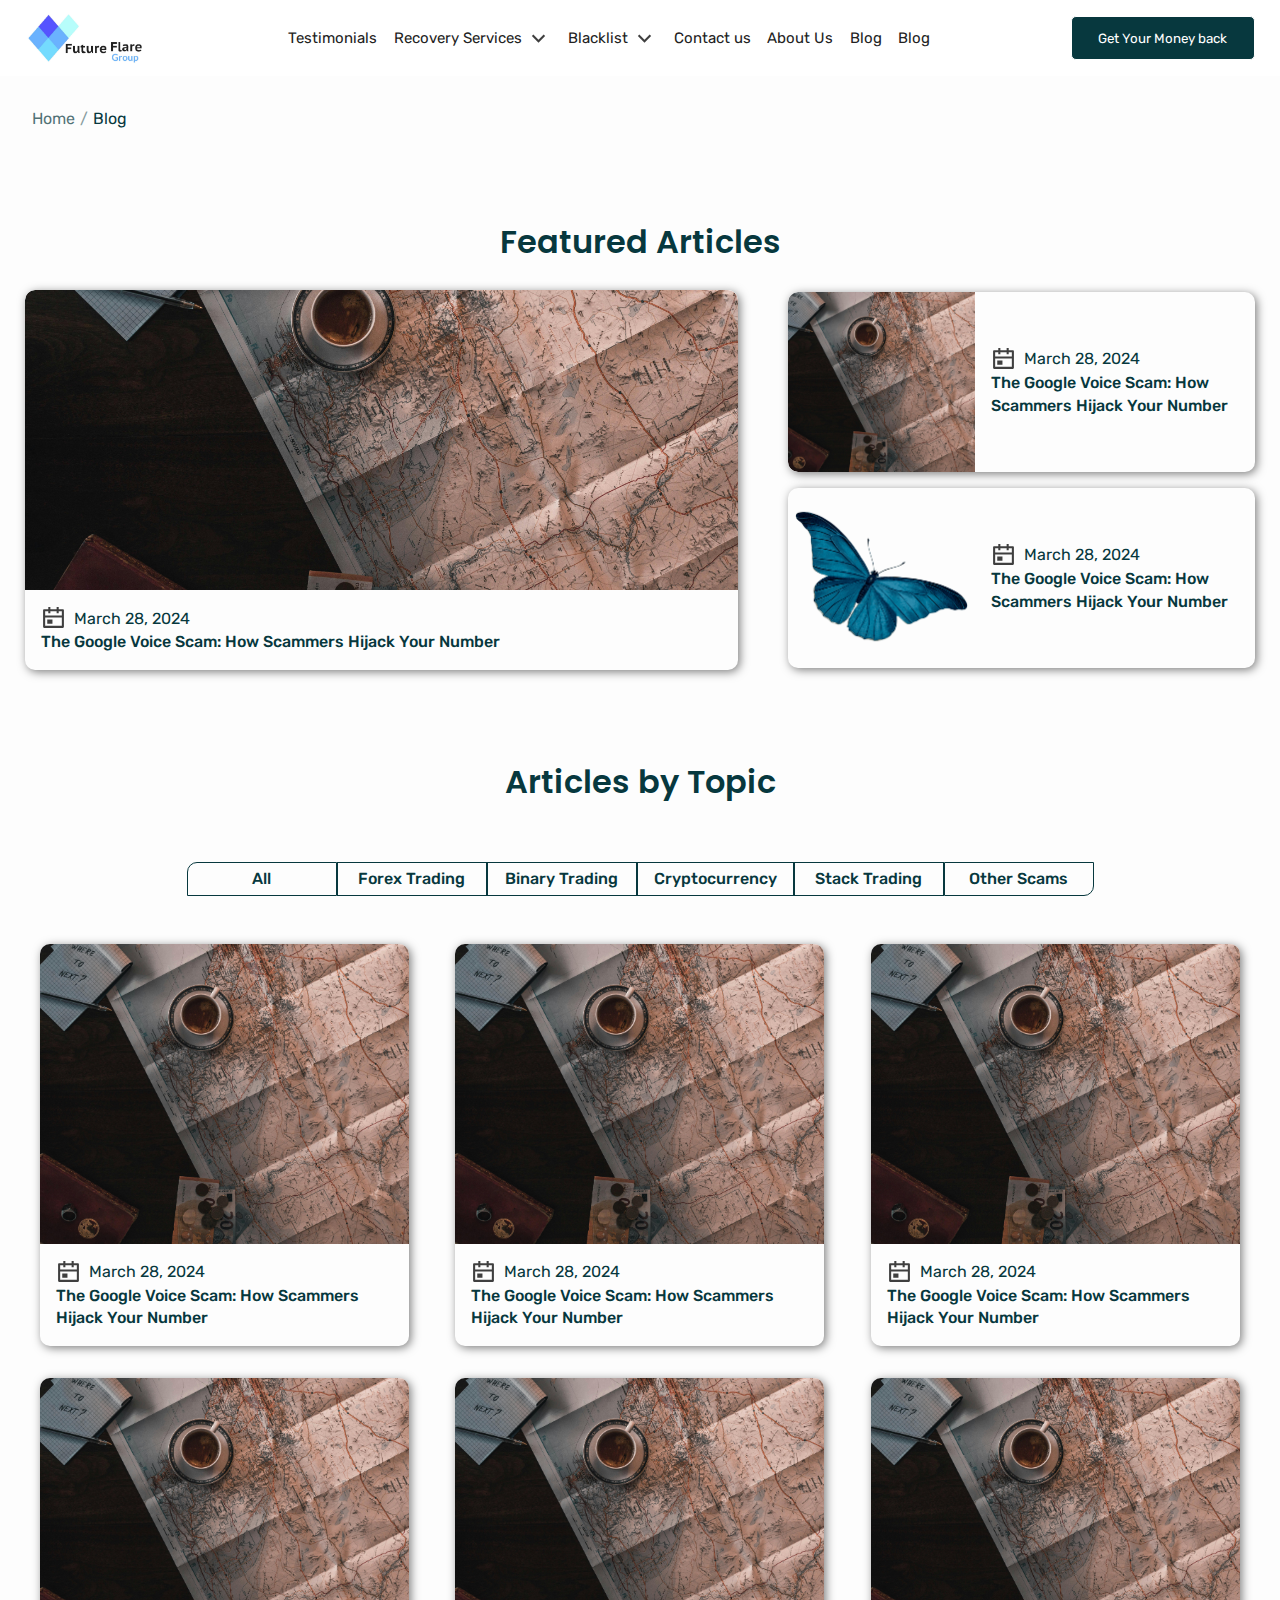
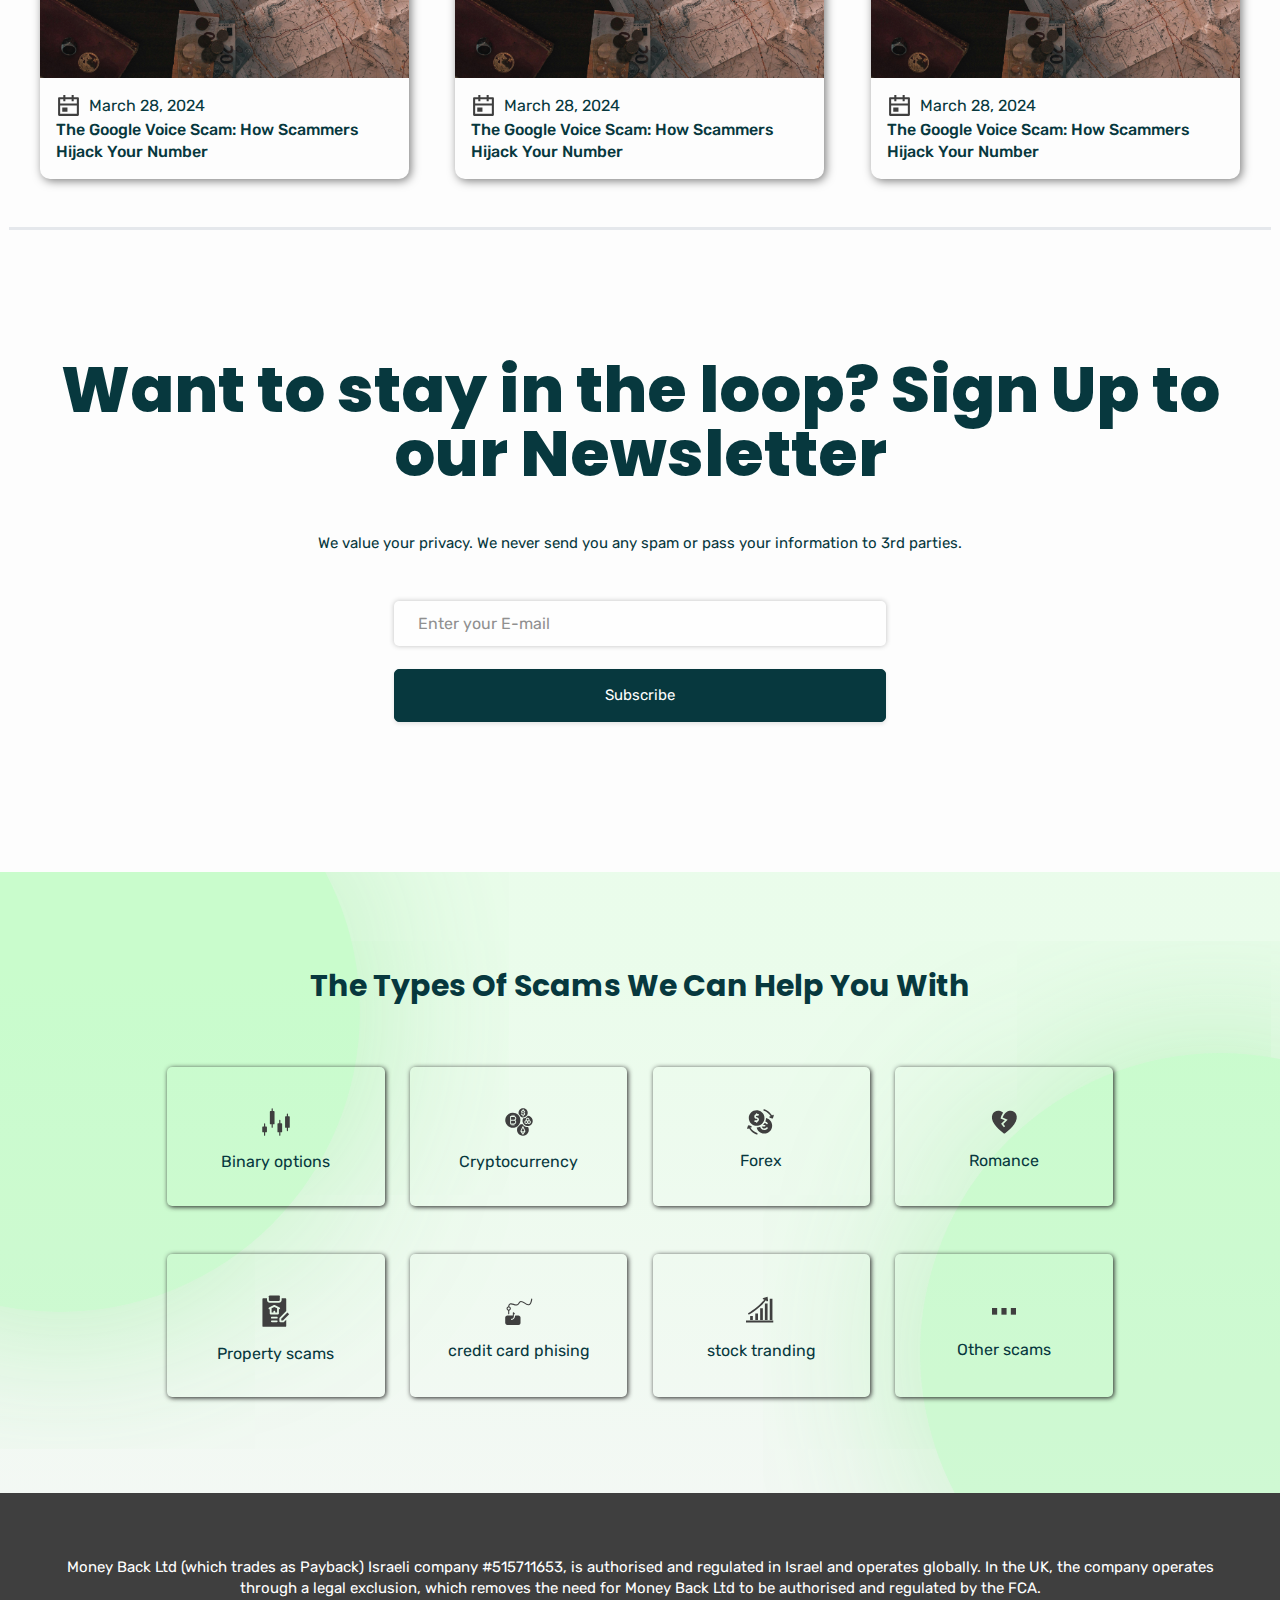
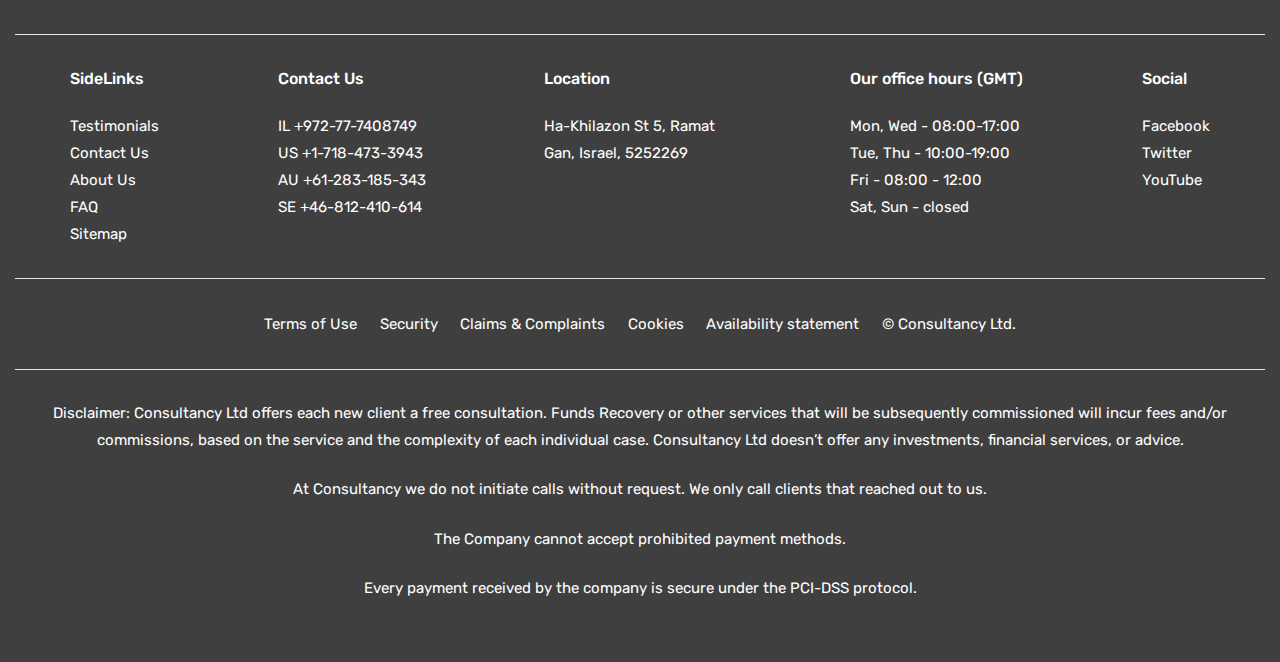
<file: blog.html>
<!DOCTYPE html>
<html lang="en">
  <head>
    <meta charset="UTF-8" />
    <meta name="viewport" content="width=device-width, initial-scale=1.0" />
    <title>Consultation</title>
    <link rel="stylesheet" href="style.css" />
    <link rel="icon" href="img/logo.jpg" type="image/x-icon" />
  </head>
  <body>
    <div id="page" class="site page-home">
      <!--  ============ navbar section =============== -->
      <section class="navbar">
        <div class="container">
          <div class="wrapper">
            <div class="left">
              <a href="#page" class="logo">
                <img src="img/logo.jpg" alt="" />
              </a>
            </div>
            <div class="center">
              <ul class="nav_list">
                <li class="list_item">
                  <a href="testimonial.html"><span>Testimonials</span></a>
                </li>
                <li class="list_item">
                  <a href="#">
                    <span>Recovery Services</span>
                    <div class="icon">
                      <svg
                        xmlns="http://www.w3.org/2000/svg"
                        viewBox="0 0 24 24"
                        fill="currentColor"
                      >
                        <path
                          d="M11.9999 13.1714L16.9497 8.22168L18.3639 9.63589L11.9999 15.9999L5.63599 9.63589L7.0502 8.22168L11.9999 13.1714Z"
                        ></path>
                      </svg>
                    </div>
                  </a>
                  <ul class="options">
                    <li class="option"><a href="#">Binary Options</a></li>
                    <li class="option"><a href="#">Cryptocurrency</a></li>
                    <li class="option"><a href="#">Forex</a></li>
                    <li class="option"><a href="#">Stock trading</a></li>
                    <li class="option"><a href="#">Credit card phising</a></li>
                    <li class="option"><a href="#">Property Scams</a></li>
                    <li class="option"><a href="#">Romance Scams</a></li>
                    <li class="option"><a href="#">Other Scams</a></li>
                  </ul>
                </li>
                <li class="list_item">
                  <a href="#"
                    ><span>Blacklist</span>
                    <div class="icon">
                      <svg
                        xmlns="http://www.w3.org/2000/svg"
                        viewBox="0 0 24 24"
                        fill="currentColor"
                      >
                        <path
                          d="M11.9999 13.1714L16.9497 8.22168L18.3639 9.63589L11.9999 15.9999L5.63599 9.63589L7.0502 8.22168L11.9999 13.1714Z"
                        ></path>
                      </svg></div
                  ></a>
                  <ul class="options">
                    <li class="option"><a href="#">Scams</a></li>
                    <li class="option"><a href="#">Imposters & Copycats</a></li>
                  </ul>
                </li>
                <li class="list_item">
                  <a href="#"><span>Contact us</span></a>
                </li>
                <li class="list_item">
                  <a href="aboutUS.html"><span>About Us</span></a>
                </li>
                <li class="list_item">
                  <a href="#"><span>Blog</span></a>
                </li>
                <li class="list_item">
                  <a href="faq.html"><span>Blog</span></a>
                </li>
              </ul>
            </div>
            <div class="right">
              <div class="btn">
                <input type="button" value="Get Your Money back" />
              </div>
              <div class="mbl">
                <div class="icon">
                  <svg
                    xmlns="http://www.w3.org/2000/svg"
                    viewBox="0 0 24 24"
                    fill="currentColor"
                  >
                    <path
                      d="M7.29117 20.8242L2 22L3.17581 16.7088C2.42544 15.3056 2 13.7025 2 12C2 6.47715 6.47715 2 12 2C17.5228 2 22 6.47715 22 12C22 17.5228 17.5228 22 12 22C10.2975 22 8.6944 21.5746 7.29117 20.8242ZM7.58075 18.711L8.23428 19.0605C9.38248 19.6745 10.6655 20 12 20C16.4183 20 20 16.4183 20 12C20 7.58172 16.4183 4 12 4C7.58172 4 4 7.58172 4 12C4 13.3345 4.32549 14.6175 4.93949 15.7657L5.28896 16.4192L4.63416 19.3658L7.58075 18.711Z"
                    ></path>
                  </svg>
                </div>
                <div class="icon">
                  <svg
                    xmlns="http://www.w3.org/2000/svg"
                    viewBox="0 0 24 24"
                    fill="currentColor"
                  >
                    <path
                      d="M18 18V20H6V18H18ZM21 11V13H3V11H21ZM18 4V6H6V4H18Z"
                    ></path>
                  </svg>
                </div>
              </div>
            </div>
          </div>
        </div>
      </section>

      <!-- =============== path section ============ -->
      <div class="path">
        <div class="container">
          <div class="wrapper">
            <ul class="dir">
              <li><a href="index.html">Home</a></li>
              <li><a href="blog.html">Blog</a></li>
            </ul>
          </div>
        </div>
      </div>

      <!--  ============== featured articles ============= -->
      <section class="featured">
        <div class="container">
          <div class="wrapper">
            <div class="title"><h1>Featured Articles</h1></div>
            <div class="context">
              <div class="left">
                <div class="packets">
                  <div class="packet">
                    <div class="image">
                      <img src="img/prallax.jpg" alt="" />
                    </div>
                    <div class="text">
                      <div class="date">
                        <div class="icon">
                          <svg
                            xmlns="http://www.w3.org/2000/svg"
                            viewBox="0 0 24 24"
                            fill="currentColor"
                          >
                            <path
                              d="M9 1V3H15V1H17V3H21C21.5523 3 22 3.44772 22 4V20C22 20.5523 21.5523 21 21 21H3C2.44772 21 2 20.5523 2 20V4C2 3.44772 2.44772 3 3 3H7V1H9ZM20 11H4V19H20V11ZM11 13V17H6V13H11ZM7 5H4V9H20V5H17V7H15V5H9V7H7V5Z"
                            ></path>
                          </svg>
                        </div>
                        <div class="dt">March 28, 2024</div>
                      </div>
                      <div class="title">
                        The Google Voice Scam: How Scammers Hijack Your Number
                      </div>
                    </div>
                  </div>
                </div>
              </div>
              <div class="right">
                <div class="pack">
                  <div class="packet">
                    <div class="image">
                      <img src="img/prallax.jpg" alt="" />
                    </div>
                    <div class="text">
                      <div class="date">
                        <div class="icon">
                          <svg
                            xmlns="http://www.w3.org/2000/svg"
                            viewBox="0 0 24 24"
                            fill="currentColor"
                          >
                            <path
                              d="M9 1V3H15V1H17V3H21C21.5523 3 22 3.44772 22 4V20C22 20.5523 21.5523 21 21 21H3C2.44772 21 2 20.5523 2 20V4C2 3.44772 2.44772 3 3 3H7V1H9ZM20 11H4V19H20V11ZM11 13V17H6V13H11ZM7 5H4V9H20V5H17V7H15V5H9V7H7V5Z"
                            ></path>
                          </svg>
                        </div>
                        <div class="dt">March 28, 2024</div>
                      </div>
                      <div class="title">
                        The Google Voice Scam: How Scammers Hijack Your Number
                      </div>
                    </div>
                  </div>

                  <div class="packet">
                    <div class="image">
                      <img src="img/iconnnnn.png" alt="" />
                    </div>
                    <div class="text">
                      <div class="date">
                        <div class="icon">
                          <svg
                            xmlns="http://www.w3.org/2000/svg"
                            viewBox="0 0 24 24"
                            fill="currentColor"
                          >
                            <path
                              d="M9 1V3H15V1H17V3H21C21.5523 3 22 3.44772 22 4V20C22 20.5523 21.5523 21 21 21H3C2.44772 21 2 20.5523 2 20V4C2 3.44772 2.44772 3 3 3H7V1H9ZM20 11H4V19H20V11ZM11 13V17H6V13H11ZM7 5H4V9H20V5H17V7H15V5H9V7H7V5Z"
                            ></path>
                          </svg>
                        </div>
                        <div class="dt">March 28, 2024</div>
                      </div>
                      <div class="title">
                        The Google Voice Scam: How Scammers Hijack Your Number
                      </div>
                    </div>
                  </div>
                </div>
              </div>
            </div>
          </div>
        </div>
      </section>

      <!--  ============== articles by topic ============= -->
      <section class="featured topic">
        <div class="container">
          <div class="wrapper">
            <div class="title">
              <h1>Articles by Topic</h1>
            </div>
            <div class="context">
              <ul class="categories">
                <li class="list_item"><a href="#">All</a></li>
                <li class="list_item"><a href="#">Forex Trading</a></li>
                <li class="list_item"><a href="#">Binary Trading</a></li>
                <li class="list_item"><a href="#">Cryptocurrency</a></li>
                <li class="list_item"><a href="#">Stack Trading</a></li>
                <li class="list_item"><a href="#">Other Scams</a></li>
              </ul>

              <div class="blog_box">
                <a href="single_blog.html" class="packets">
                  <div class="packet">
                    <div class="image">
                      <img src="img/prallax.jpg" alt="" />
                    </div>
                    <div class="text">
                      <div class="date">
                        <div class="icon">
                          <svg
                            xmlns="http://www.w3.org/2000/svg"
                            viewBox="0 0 24 24"
                            fill="currentColor"
                          >
                            <path
                              d="M9 1V3H15V1H17V3H21C21.5523 3 22 3.44772 22 4V20C22 20.5523 21.5523 21 21 21H3C2.44772 21 2 20.5523 2 20V4C2 3.44772 2.44772 3 3 3H7V1H9ZM20 11H4V19H20V11ZM11 13V17H6V13H11ZM7 5H4V9H20V5H17V7H15V5H9V7H7V5Z"
                            ></path>
                          </svg>
                        </div>
                        <div class="dt">March 28, 2024</div>
                      </div>
                      <div class="title">
                        The Google Voice Scam: How Scammers Hijack Your Number
                      </div>
                    </div>
                  </div>
                </a>

                <a href="single_blog.html" class="packets">
                  <div class="packet">
                    <div class="image">
                      <img src="img/prallax.jpg" alt="" />
                    </div>
                    <div class="text">
                      <div class="date">
                        <div class="icon">
                          <svg
                            xmlns="http://www.w3.org/2000/svg"
                            viewBox="0 0 24 24"
                            fill="currentColor"
                          >
                            <path
                              d="M9 1V3H15V1H17V3H21C21.5523 3 22 3.44772 22 4V20C22 20.5523 21.5523 21 21 21H3C2.44772 21 2 20.5523 2 20V4C2 3.44772 2.44772 3 3 3H7V1H9ZM20 11H4V19H20V11ZM11 13V17H6V13H11ZM7 5H4V9H20V5H17V7H15V5H9V7H7V5Z"
                            ></path>
                          </svg>
                        </div>
                        <div class="dt">March 28, 2024</div>
                      </div>
                      <div class="title">
                        The Google Voice Scam: How Scammers Hijack Your Number
                      </div>
                    </div>
                  </div>
                </a>

                <a href="single_blog.html" class="packets">
                  <div class="packet">
                    <div class="image">
                      <img src="img/prallax.jpg" alt="" />
                    </div>
                    <div class="text">
                      <div class="date">
                        <div class="icon">
                          <svg
                            xmlns="http://www.w3.org/2000/svg"
                            viewBox="0 0 24 24"
                            fill="currentColor"
                          >
                            <path
                              d="M9 1V3H15V1H17V3H21C21.5523 3 22 3.44772 22 4V20C22 20.5523 21.5523 21 21 21H3C2.44772 21 2 20.5523 2 20V4C2 3.44772 2.44772 3 3 3H7V1H9ZM20 11H4V19H20V11ZM11 13V17H6V13H11ZM7 5H4V9H20V5H17V7H15V5H9V7H7V5Z"
                            ></path>
                          </svg>
                        </div>
                        <div class="dt">March 28, 2024</div>
                      </div>
                      <div class="title">
                        The Google Voice Scam: How Scammers Hijack Your Number
                      </div>
                    </div>
                  </div>
                </a>

                <a href="single_blog.html" class="packets">
                  <div class="packet">
                    <div class="image">
                      <img src="img/prallax.jpg" alt="" />
                    </div>
                    <div class="text">
                      <div class="date">
                        <div class="icon">
                          <svg
                            xmlns="http://www.w3.org/2000/svg"
                            viewBox="0 0 24 24"
                            fill="currentColor"
                          >
                            <path
                              d="M9 1V3H15V1H17V3H21C21.5523 3 22 3.44772 22 4V20C22 20.5523 21.5523 21 21 21H3C2.44772 21 2 20.5523 2 20V4C2 3.44772 2.44772 3 3 3H7V1H9ZM20 11H4V19H20V11ZM11 13V17H6V13H11ZM7 5H4V9H20V5H17V7H15V5H9V7H7V5Z"
                            ></path>
                          </svg>
                        </div>
                        <div class="dt">March 28, 2024</div>
                      </div>
                      <div class="title">
                        The Google Voice Scam: How Scammers Hijack Your Number
                      </div>
                    </div>
                  </div>
                </a>

                <a href="single_blog.html" class="packets">
                  <div class="packet">
                    <div class="image">
                      <img src="img/prallax.jpg" alt="" />
                    </div>
                    <div class="text">
                      <div class="date">
                        <div class="icon">
                          <svg
                            xmlns="http://www.w3.org/2000/svg"
                            viewBox="0 0 24 24"
                            fill="currentColor"
                          >
                            <path
                              d="M9 1V3H15V1H17V3H21C21.5523 3 22 3.44772 22 4V20C22 20.5523 21.5523 21 21 21H3C2.44772 21 2 20.5523 2 20V4C2 3.44772 2.44772 3 3 3H7V1H9ZM20 11H4V19H20V11ZM11 13V17H6V13H11ZM7 5H4V9H20V5H17V7H15V5H9V7H7V5Z"
                            ></path>
                          </svg>
                        </div>
                        <div class="dt">March 28, 2024</div>
                      </div>
                      <div class="title">
                        The Google Voice Scam: How Scammers Hijack Your Number
                      </div>
                    </div>
                  </div>
                </a>

                <a href="single_blog.html" class="packets">
                  <div class="packet">
                    <div class="image">
                      <img src="img/prallax.jpg" alt="" />
                    </div>
                    <div class="text">
                      <div class="date">
                        <div class="icon">
                          <svg
                            xmlns="http://www.w3.org/2000/svg"
                            viewBox="0 0 24 24"
                            fill="currentColor"
                          >
                            <path
                              d="M9 1V3H15V1H17V3H21C21.5523 3 22 3.44772 22 4V20C22 20.5523 21.5523 21 21 21H3C2.44772 21 2 20.5523 2 20V4C2 3.44772 2.44772 3 3 3H7V1H9ZM20 11H4V19H20V11ZM11 13V17H6V13H11ZM7 5H4V9H20V5H17V7H15V5H9V7H7V5Z"
                            ></path>
                          </svg>
                        </div>
                        <div class="dt">March 28, 2024</div>
                      </div>
                      <div class="title">
                        The Google Voice Scam: How Scammers Hijack Your Number
                      </div>
                    </div>
                  </div>
                </a>
              </div>
            </div>
          </div>
        </div>
      </section>

      <!--  ============ choose back section  =============== -->
      <section class="choose">
        <div class="container">
          <div class="wrapper">
            <div class="title">
              <h1>Want to stay in the loop? Sign Up to our Newsletter</h1>
            </div>
            <div class="para">
              We value your privacy. We never send you any spam or pass your
              information to 3rd parties.
            </div>
            <form class="choice">
              <div class="gmail">
                <input
                  type="email"
                  id="email"
                  name="email"
                  placeholder="Enter your E-mail"
                  required
                />
              </div>
              <div class="btn">
                <button type="submit">Subscribe</button>
              </div>
            </form>
          </div>
        </div>
      </section>
      <!--  ============ types section  =============== -->
      <section class="type">
        <div class="container">
          <div class="wrapper">
            <div class="title">
              <h1>The types of scams we can help you with</h1>
            </div>
            <div class="wrap_box">
              <div class="box">
                <div class="title">
                  <div class="icon">
                    <svg
                      viewBox="0 0 24 24"
                      fill="none"
                      xmlns="http://www.w3.org/2000/svg"
                    >
                      <path
                        d="M16.9149 13.375V19.7917C16.9149 20.0438 16.7043 20.25 16.4468 20.25H15.5106V22.5417C15.5106 22.7938 15.3 23 15.0426 23C14.7851 23 14.5745 22.7938 14.5745 22.5417V20.25H13.6383C13.3809 20.25 13.1702 20.0438 13.1702 19.7917V13.375C13.1702 13.1229 13.3809 12.9167 13.6383 12.9167H14.5745V10.625C14.5745 10.3729 14.7851 10.1667 15.0426 10.1667C15.3 10.1667 15.5106 10.3729 15.5106 10.625V12.9167H16.4468C16.7043 12.9167 16.9149 13.1229 16.9149 13.375Z"
                        fill="currentColor"
                      ></path>
                      <path
                        d="M23 7.875V16.125C23 16.3771 22.7894 16.5833 22.5319 16.5833H21.5957V18.875C21.5957 19.1271 21.3851 19.3333 21.1277 19.3333C20.8702 19.3333 20.6596 19.1271 20.6596 18.875V16.5833H19.7234C19.466 16.5833 19.2553 16.3771 19.2553 16.125V7.875C19.2553 7.62292 19.466 7.41667 19.7234 7.41667H20.6596V5.58333C20.6596 5.33125 20.8702 5.125 21.1277 5.125C21.3851 5.125 21.5957 5.33125 21.5957 5.58333V7.41667H22.5319C22.7894 7.41667 23 7.62292 23 7.875Z"
                        fill="currentColor"
                      ></path>
                      <path
                        d="M4.74468 16.125V19.7917C4.74468 20.0438 4.53404 20.25 4.2766 20.25H3.34043V22.5417C3.34043 22.7938 3.12979 23 2.87234 23C2.61489 23 2.40426 22.7938 2.40426 22.5417V20.25H1.46809C1.21064 20.25 1 20.0438 1 19.7917V16.125C1 15.8729 1.21064 15.6667 1.46809 15.6667H2.40426V13.375C2.40426 13.1229 2.61489 12.9167 2.87234 12.9167C3.12979 12.9167 3.34043 13.1229 3.34043 13.375V15.6667H4.2766C4.53404 15.6667 4.74468 15.8729 4.74468 16.125Z"
                        fill="currentColor"
                      ></path>
                      <path
                        d="M10.8298 3.75V13.375C10.8298 13.6271 10.6192 13.8333 10.3617 13.8333H9.42553V16.125C9.42553 16.3771 9.2149 16.5833 8.95745 16.5833C8.7 16.5833 8.48936 16.3771 8.48936 16.125V13.8333H7.55319C7.29574 13.8333 7.0851 13.6271 7.0851 13.375V3.75C7.0851 3.49792 7.29574 3.29167 7.55319 3.29167H8.48936V1.45833C8.48936 1.20625 8.7 1 8.95745 1C9.2149 1 9.42553 1.20625 9.42553 1.45833V3.29167H10.3617C10.6192 3.29167 10.8298 3.49792 10.8298 3.75Z"
                        fill="currentColor"
                      ></path>
                    </svg>
                  </div>
                </div>
                <div class="name">Binary options</div>
              </div>

              <div class="box">
                <div class="title">
                  <div class="icon">
                    <svg
                      viewBox="0 0 24 24"
                      fill="currentColor"
                      xmlns="http://www.w3.org/2000/svg"
                    >
                      <path
                        d="M19.2859 16.0125C19.159 16.0223 19.0322 16.0321 18.9053 16.0321C18.0426 16.0309 17.1959 15.798 16.4535 15.3577C15.7111 14.9173 15.1 14.2856 14.684 13.5284C14.0455 13.5839 13.4256 13.7721 12.8637 14.0809C12.3561 14.9281 11.6719 15.6554 10.8579 16.213C10.5083 16.944 10.3517 17.7526 10.403 18.5616C10.4543 19.3705 10.7118 20.1528 11.151 20.8336C11.5901 21.5143 12.1961 22.0708 12.9112 22.4499C13.6262 22.829 14.4263 23.0179 15.2351 22.9987C16.0438 22.9794 16.8341 22.7526 17.5303 22.34C18.2266 21.9274 18.8056 21.3427 19.212 20.6418C19.6184 19.9409 19.8386 19.1473 19.8516 18.3368C19.8645 17.5263 19.6698 16.7261 19.2859 16.0125ZM17.1191 19.4796C17.1147 19.5286 17.098 19.5758 17.0703 19.6165C17.0711 19.6234 17.0693 19.6303 17.0655 19.6361L15.4306 22.0664C15.3967 22.1162 15.3512 22.1568 15.298 22.1849C15.2449 22.2131 15.1857 22.2278 15.1256 22.2278C15.0655 22.2278 15.0063 22.2131 14.9532 22.1849C14.9 22.1568 14.8545 22.1162 14.8206 22.0664L13.1857 19.6361C13.1819 19.6303 13.1801 19.6234 13.1809 19.6165C13.1533 19.5758 13.1365 19.5286 13.1321 19.4796C13.1272 19.4747 13.1272 19.4698 13.1272 19.46C13.1224 19.4106 13.1273 19.3608 13.1418 19.3133C13.1467 19.3084 13.1516 19.3035 13.1516 19.2987V19.284L14.7913 15.5186C14.8235 15.4577 14.8716 15.4068 14.9305 15.3712C14.9894 15.3357 15.0568 15.3169 15.1256 15.3169C15.1944 15.3169 15.2618 15.3357 15.3207 15.3712C15.3796 15.4068 15.4277 15.4577 15.4599 15.5186L17.0996 19.284V19.2987C17.0996 19.3035 17.1045 19.3084 17.1094 19.3133C17.1239 19.3608 17.1289 19.4106 17.124 19.46C17.124 19.4698 17.124 19.4747 17.1191 19.4796Z"
                        fill="currentColor"
                      ></path>
                      <path
                        d="M15.8503 20.1251L15.1232 21.2058L14.4009 20.1251L15.006 20.3353C15.0836 20.3614 15.1676 20.3614 15.2452 20.3353L15.8503 20.1251Z"
                        fill="currentColor"
                      ></path>
                      <path
                        d="M16.2651 19.2106L15.1232 19.6018L13.9812 19.2106L15.1232 16.5847L16.2651 19.2106Z"
                        fill="currentColor"
                      ></path>
                      <path
                        d="M18.9882 7.06858C18.6005 7.67545 18.0695 8.17721 17.4422 8.52947C16.8148 8.88172 16.1105 9.07362 15.3916 9.08818C14.9369 9.86365 14.7498 10.7675 14.8591 11.6602C14.9683 12.5529 15.3679 13.3847 15.9961 14.0271C16.6242 14.6695 17.446 15.0868 18.3345 15.2144C19.223 15.3421 20.1286 15.173 20.9116 14.7333C21.6946 14.2936 22.3113 13.6079 22.6665 12.7819C23.0217 11.9559 23.0955 11.0358 22.8767 10.1635C22.6578 9.2913 22.1584 8.51557 21.4555 7.95617C20.7527 7.39678 19.8856 7.08485 18.9882 7.06858ZM20.0082 13.5284C19.7983 13.5276 19.591 13.4813 19.4006 13.3927C19.2102 13.3041 19.0412 13.1752 18.9053 13.0149C18.7693 13.1752 18.6003 13.3041 18.41 13.3927C18.2196 13.4813 18.0123 13.5276 17.8024 13.5284C17.437 13.5273 17.085 13.3902 16.8149 13.1437C16.5447 12.8973 16.3755 12.559 16.3403 12.1946C16.305 11.8302 16.4061 11.4656 16.624 11.1717C16.8419 10.8778 17.161 10.6755 17.5193 10.6041C17.4415 10.3822 17.418 10.1448 17.4506 9.91188C17.4832 9.67895 17.5711 9.45725 17.7068 9.26535C17.8425 9.07344 18.0222 8.91693 18.2307 8.80891C18.4392 8.7009 18.6705 8.64453 18.9053 8.64453C19.14 8.64453 19.3713 8.7009 19.5798 8.80891C19.7884 8.91693 19.968 9.07344 20.1037 9.26535C20.2395 9.45725 20.3273 9.67895 20.36 9.91188C20.3926 10.1448 20.369 10.3822 20.2912 10.6041C20.6496 10.6755 20.9687 10.8778 21.1866 11.1717C21.4045 11.4656 21.5056 11.8302 21.4703 12.1946C21.435 12.559 21.2659 12.8973 20.9957 13.1437C20.7255 13.3902 20.3736 13.5273 20.0082 13.5284Z"
                        fill="currentColor"
                      ></path>
                      <path
                        d="M20.0082 12.7949C20.4152 12.7949 20.7451 12.4621 20.7451 12.0516C20.7451 11.6411 20.4152 11.3083 20.0082 11.3083C19.6012 11.3083 19.2713 11.6411 19.2713 12.0516C19.2713 12.4621 19.6012 12.7949 20.0082 12.7949Z"
                        fill="currentColor"
                      ></path>
                      <path
                        d="M18.5393 12.0516C18.5383 12.1974 18.4943 12.3397 18.4127 12.4605C18.3312 12.5812 18.2157 12.6751 18.081 12.7303C17.9463 12.7854 17.7983 12.7993 17.6556 12.7703C17.513 12.7412 17.3822 12.6705 17.2796 12.5671C17.177 12.4636 17.1073 12.332 17.0793 12.1889C17.0512 12.0458 17.0661 11.8976 17.122 11.763C17.178 11.6283 17.2724 11.5133 17.3935 11.4324C17.5146 11.3515 17.6568 11.3083 17.8024 11.3083C17.9984 11.3092 18.186 11.3879 18.3242 11.5273C18.4623 11.6666 18.5397 11.8552 18.5393 12.0516Z"
                        fill="currentColor"
                      ></path>
                      <path
                        d="M18.9053 10.8779C19.3123 10.8779 19.6422 10.5452 19.6422 10.1347C19.6422 9.72415 19.3123 9.39137 18.9053 9.39137C18.4983 9.39137 18.1684 9.72415 18.1684 10.1347C18.1684 10.5452 18.4983 10.8779 18.9053 10.8779Z"
                        fill="currentColor"
                      ></path>
                      <path
                        d="M15.3037 1C14.3323 1.00336 13.4019 1.39219 12.7159 2.08137C12.0299 2.77056 11.6444 3.70397 11.6436 4.67734C11.6457 5.0231 11.695 5.36696 11.79 5.69936C12.374 6.26912 12.8501 6.9401 13.1955 7.67984C13.8104 8.12097 14.5475 8.35861 15.3037 8.35956C16.2777 8.35956 17.2118 7.97187 17.9004 7.28178C18.5891 6.59168 18.976 5.65572 18.976 4.67978C18.976 3.70384 18.5891 2.76788 17.9004 2.07778C17.2118 1.38769 16.2777 1 15.3037 1ZM14.8889 4.31058H15.7234C16.0399 4.31058 16.3434 4.43655 16.5671 4.66077C16.7909 4.88499 16.9166 5.1891 16.9166 5.5062C16.9166 5.8233 16.7909 6.12741 16.5671 6.35163C16.3434 6.57586 16.0399 6.70183 15.7234 6.70183H15.6746V7.30819C15.6746 7.40546 15.6361 7.49875 15.5674 7.56753C15.4988 7.63631 15.4057 7.67495 15.3086 7.67495C15.2115 7.67495 15.1184 7.63631 15.0498 7.56753C14.9812 7.49875 14.9426 7.40546 14.9426 7.30819V6.70183H14.8889C14.574 6.7004 14.2724 6.57408 14.0502 6.35048C13.828 6.12689 13.7032 5.82421 13.703 5.50865C13.703 5.41138 13.7416 5.31809 13.8102 5.24931C13.8789 5.18053 13.972 5.14189 14.0691 5.14189C14.1661 5.14189 14.2592 5.18053 14.3279 5.24931C14.3965 5.31809 14.4351 5.41138 14.4351 5.50865C14.4347 5.62983 14.4822 5.74624 14.5673 5.83239C14.6523 5.91853 14.768 5.96741 14.8889 5.96831H15.7234C15.8457 5.96831 15.963 5.91963 16.0495 5.83296C16.136 5.7463 16.1846 5.62876 16.1846 5.5062C16.1846 5.38364 16.136 5.2661 16.0495 5.17944C15.963 5.09278 15.8457 5.04409 15.7234 5.04409H14.8889C14.5731 5.04409 14.2702 4.91838 14.0469 4.69462C13.8236 4.47085 13.6982 4.16736 13.6982 3.85091C13.6982 3.53446 13.8236 3.23097 14.0469 3.00721C14.2702 2.78344 14.5731 2.65773 14.8889 2.65773H14.9426V2.04648C14.9426 1.94921 14.9812 1.85592 15.0498 1.78714C15.1184 1.71836 15.2115 1.67972 15.3086 1.67972C15.4057 1.67972 15.4988 1.71836 15.5674 1.78714C15.6361 1.85592 15.6746 1.94921 15.6746 2.04648V2.65773H15.7234C15.8799 2.65754 16.0348 2.68827 16.1793 2.74817C16.3239 2.80806 16.4552 2.89594 16.5658 3.00678C16.6765 3.11761 16.7642 3.24922 16.8239 3.39407C16.8837 3.53892 16.9144 3.69417 16.9142 3.85091C16.9142 3.94818 16.8756 4.04147 16.807 4.11025C16.7383 4.17903 16.6452 4.21767 16.5482 4.21767C16.4511 4.21767 16.358 4.17903 16.2894 4.11025C16.2207 4.04147 16.1822 3.94818 16.1822 3.85091C16.1822 3.79053 16.1704 3.73073 16.1474 3.67493C16.1243 3.61913 16.0906 3.56843 16.0479 3.52574C16.0053 3.48304 15.9547 3.44918 15.899 3.4261C15.8434 3.40303 15.7837 3.39118 15.7234 3.39125H14.8889C14.7673 3.39125 14.6506 3.43967 14.5645 3.52588C14.4785 3.61208 14.4302 3.729 14.4302 3.85091C14.4302 3.97282 14.4785 4.08974 14.5645 4.17595C14.6506 4.26215 14.7673 4.31058 14.8889 4.31058Z"
                        fill="currentColor"
                      ></path>
                      <path
                        d="M7.07579 4.50129C5.87667 4.4979 4.70351 4.85114 3.70486 5.51628C2.70621 6.18142 1.927 7.12854 1.46588 8.23772C1.00476 9.34689 0.882479 10.5682 1.11452 11.7471C1.34656 12.9259 1.92249 14.0093 2.76938 14.86C3.61626 15.7106 4.69602 16.2903 5.87192 16.5257C7.04782 16.7611 8.26697 16.6415 9.37501 16.1821C10.483 15.7228 11.4301 14.9443 12.0963 13.9452C12.7625 12.9461 13.1179 11.7714 13.1174 10.5699C13.1179 8.96277 12.482 7.42112 11.3493 6.28335C10.2166 5.14558 8.67964 4.50466 7.07579 4.50129ZM9.76964 12.0662C9.76865 12.4906 9.62293 12.9019 9.35664 13.2318C9.09036 13.5618 8.7195 13.7907 8.30559 13.8805V14.5357C8.30559 14.633 8.26703 14.7263 8.19839 14.7951C8.12975 14.8638 8.03665 14.9025 7.93958 14.9025C7.84251 14.9025 7.74941 14.8638 7.68077 14.7951C7.61213 14.7263 7.57357 14.633 7.57357 14.5357V13.9196H6.82202V14.5357C6.82202 14.633 6.78346 14.7263 6.71482 14.7951C6.64618 14.8638 6.55309 14.9025 6.45601 14.9025C6.35894 14.9025 6.26584 14.8638 6.1972 14.7951C6.12856 14.7263 6.09 14.633 6.09 14.5357V13.9196H5.28478C5.1879 13.9189 5.09518 13.8801 5.02667 13.8114C4.95817 13.7428 4.9194 13.6499 4.91876 13.5528V7.60649C4.9187 7.55831 4.92812 7.51059 4.9465 7.46606C4.96487 7.42154 4.99182 7.38108 5.02582 7.34701C5.05982 7.31294 5.1002 7.28593 5.14463 7.26752C5.18907 7.24911 5.23669 7.23967 5.28478 7.23973H6.09V6.6627C6.09 6.56543 6.12856 6.47215 6.1972 6.40337C6.26584 6.33459 6.35894 6.29595 6.45601 6.29595C6.55309 6.29595 6.64618 6.33459 6.71482 6.40337C6.78346 6.47215 6.82202 6.56543 6.82202 6.6627V7.23973H7.57357V6.6627C7.57357 6.56543 7.61213 6.47215 7.68077 6.40337C7.74941 6.33459 7.84251 6.29595 7.93958 6.29595C8.03665 6.29595 8.12975 6.33459 8.19839 6.40337C8.26703 6.47215 8.30559 6.56543 8.30559 6.6627V7.27885C8.65356 7.35329 8.97272 7.5267 9.22483 7.77829C9.47693 8.02988 9.65129 8.34898 9.72701 8.69734C9.80272 9.04571 9.77657 9.40856 9.6517 9.74242C9.52683 10.0763 9.30854 10.367 9.02297 10.5797C9.25507 10.7514 9.44358 10.9754 9.57329 11.2337C9.703 11.4919 9.77026 11.7771 9.76964 12.0662Z"
                        fill="currentColor"
                      ></path>
                      <path
                        d="M9.03761 12.0662C9.03787 12.3625 8.92089 12.6467 8.7123 12.8566C8.50372 13.0666 8.22057 13.185 7.92494 13.1861H5.65079V10.9464H7.92494C8.22057 10.9474 8.50372 11.0659 8.7123 11.2758C8.92089 11.4858 9.03787 11.77 9.03761 12.0662Z"
                        fill="currentColor"
                      ></path>
                      <path
                        d="M9.03761 9.09307C9.03787 9.3893 8.92089 9.67354 8.7123 9.88347C8.50372 10.0934 8.22057 10.2119 7.92494 10.2129H5.65079V7.97324H7.92494C8.22057 7.97428 8.50372 8.09275 8.7123 8.30267C8.92089 8.5126 9.03787 8.79684 9.03761 9.09307Z"
                        fill="currentColor"
                      ></path>
                    </svg>
                  </div>
                </div>
                <div class="name">Cryptocurrency</div>
              </div>

              <div href="#" class="box">
                <div class="title">
                  <div class="icon">
                    <svg
                      viewBox="0 0 26 24"
                      fill="currentColor"
                      xmlns="http://www.w3.org/2000/svg"
                    >
                      <path
                        d="M17.3595 8.70628C17.3534 9.76579 17.1441 10.7779 16.7686 11.7058C17.5245 11.8877 18.2123 12.3029 18.73 12.9051C18.9737 13.1886 18.9414 13.616 18.6579 13.8597C18.3744 14.1034 17.9471 14.0712 17.7033 13.7876C17.2994 13.3178 16.7336 13.0266 16.1247 12.9674C15.732 13.5952 15.2565 14.1661 14.7131 14.6643H16.2376C16.6114 14.6643 16.9145 14.9674 16.9145 15.3412C16.9145 15.7151 16.6114 16.0181 16.2376 16.0181H13.607C13.8995 17.0047 14.8138 17.7267 15.8941 17.7267C16.5894 17.7267 17.2488 17.4235 17.7034 16.8947C17.9471 16.6113 18.3745 16.579 18.6579 16.8227C18.9414 17.0664 18.9737 17.4938 18.73 17.7773C18.018 18.6055 16.9843 19.0805 15.8941 19.0805C14.1333 19.0805 12.6539 17.8569 12.259 16.2156C11.331 16.5911 10.3188 16.8005 9.25921 16.8066C9.93112 19.8511 12.6506 22.1358 15.8941 22.1358C19.6407 22.1358 22.6887 19.0877 22.6887 15.3412C22.6887 12.0977 20.404 9.37823 17.3595 8.70628Z"
                        fill="currentColor"
                      ></path>
                      <path
                        d="M16.0063 8.65885C16.0063 4.91229 12.9583 1.8643 9.21178 1.8643C5.46526 1.8643 2.41719 4.91233 2.41719 8.65885C2.41719 12.4054 5.46522 15.4534 9.21173 15.4534C12.9583 15.4534 16.0063 12.4054 16.0063 8.65885ZM8.53482 12.1892V12.0548H7.85226C7.47842 12.0548 7.17534 11.7517 7.17534 11.3779C7.17534 11.004 7.47842 10.7009 7.85226 10.7009H9.21173C9.5881 10.7009 9.89429 10.3947 9.89429 10.0184C9.89429 9.64201 9.5881 9.33582 9.21173 9.33582C8.08886 9.33582 7.17534 8.42229 7.17534 7.29942C7.17534 6.41383 7.74377 5.65884 8.53482 5.37914V5.12859C8.53482 4.75475 8.8379 4.45167 9.21173 4.45167C9.58558 4.45167 9.88865 4.75475 9.88865 5.12859V5.26302H10.5712C10.9451 5.26302 11.2481 5.5661 11.2481 5.93994C11.2481 6.31378 10.9451 6.61686 10.5712 6.61686H9.21173C8.83537 6.61686 8.52918 6.92305 8.52918 7.29942C8.52918 7.67579 8.83537 7.98198 9.21173 7.98198C10.3346 7.98198 11.2481 8.8955 11.2481 10.0184C11.2481 10.904 10.6797 11.659 9.88865 11.9387V12.1893C9.88865 12.5631 9.58558 12.8662 9.21173 12.8662C8.8379 12.8662 8.53482 12.563 8.53482 12.1892Z"
                        fill="currentColor"
                      ></path>
                      <path
                        d="M9.62348 21.675C7.18445 20.9372 4.96917 19.0953 3.63108 16.7475L4.07239 16.896C4.42678 17.0153 4.81059 16.8246 4.92982 16.4702C5.049 16.1158 4.85838 15.732 4.50404 15.6128L2.55013 14.9556C2.19574 14.8365 1.81193 15.0271 1.6927 15.3814L1.03551 17.3353C0.916322 17.6897 1.10694 18.0735 1.46129 18.1927C1.53286 18.2168 1.60561 18.2282 1.67718 18.2282C1.95986 18.2282 2.22359 18.0497 2.31867 17.7669L2.44318 17.3968C3.0719 18.5044 3.88222 19.5282 4.82774 20.4028C6.12634 21.6042 7.64914 22.4922 9.23145 22.9708C9.2968 22.9906 9.36278 23 9.42772 23C9.71829 23 9.98694 22.8114 10.0754 22.5189C10.1837 22.1612 9.9813 21.7833 9.62348 21.675Z"
                        fill="currentColor"
                      ></path>
                      <path
                        d="M23.6445 5.8074C23.2903 5.68831 22.9064 5.87888 22.7871 6.23323L22.6625 6.60377C22.0303 5.48997 21.2147 4.46078 20.2629 3.58318C18.9678 2.3891 17.4503 1.50599 15.8744 1.02921C15.5164 0.920861 15.1386 1.1233 15.0304 1.48112C14.9222 1.83899 15.1245 2.21684 15.4823 2.32506C17.9188 3.06213 20.1357 4.90529 21.4741 7.25235L21.0334 7.10415C20.6791 6.98488 20.2953 7.17559 20.176 7.52993C20.0568 7.88427 20.2475 8.26813 20.6018 8.38732L22.5557 9.04456C22.6273 9.06861 22.7 9.08003 22.7716 9.08003C23.0543 9.08003 23.318 8.9015 23.4132 8.61873L24.0703 6.66483C24.1895 6.31044 23.9989 5.92658 23.6445 5.8074Z"
                        fill="currentColor"
                      ></path>
                    </svg>
                  </div>
                </div>
                <div class="name">Forex</div>
              </div>

              <div class="box">
                <div class="title">
                  <div class="icon">
                    <svg
                      viewBox="0 0 26 24"
                      fill="currentColor"
                      xmlns="http://www.w3.org/2000/svg"
                    >
                      <path
                        d="M23.4263 5.1945C22.5217 3.30812 19.9158 1.76471 16.8846 2.66332C15.5347 3.138 14.339 3.98036 13.4281 5.09846C12.7147 6.04723 12.15 7.10235 11.7539 8.22643L16.1825 10.2431L12.4222 13.8513L13.9749 15.7308L12.915 16.65L10.4847 13.7552L13.6847 10.6616L10.0121 9.00842C10.3362 7.67737 10.8599 6.4049 11.5648 5.23566C11.7812 4.86853 12.0202 4.5157 12.2805 4.17928H12.321C11.5723 3.47954 10.673 2.96743 9.69482 2.6839C6.67713 1.77843 4.07799 3.30812 3.17336 5.1945C1.90417 7.83543 2.43075 10.8056 4.73959 14.0228C6.54886 16.5402 9.13449 19.092 12.888 22.0553C13.0067 22.1493 13.1528 22.2004 13.3032 22.2004C13.4537 22.2004 13.5998 22.1493 13.7184 22.0553C17.4652 19.0989 20.0576 16.5677 21.8669 14.0228C24.1689 10.8056 24.6955 7.83543 23.4263 5.1945Z"
                        fill="currentColor"
                      ></path>
                    </svg>
                  </div>
                </div>
                <div class="name">Romance</div>
              </div>

              <div class="box">
                <div class="title">
                  <div class="icon">
                    <svg
                      viewBox="0 0 21 24"
                      fill="currentColor"
                      xmlns="http://www.w3.org/2000/svg"
                    >
                      <path
                        d="M6.12832 4.86719H12.5388C12.8928 4.86719 13.1798 4.57861 13.1798 4.22266V1.64453C13.1798 1.28858 12.8928 1 12.5388 1H6.12832C5.77429 1 5.48727 1.28858 5.48727 1.64453V4.22266C5.48727 4.57861 5.77429 4.86719 6.12832 4.86719Z"
                        fill="currentColor"
                      ></path>
                      <path
                        d="M7.41041 9.99207V13.0313H8.69249V12.3867C8.69249 12.0308 8.97951 11.7422 9.33354 11.7422C9.68757 11.7422 9.97458 12.0308 9.97458 12.3867V13.0313H11.2567V9.99207L9.33354 9.02527L7.41041 9.99207Z"
                        fill="currentColor"
                      ></path>
                      <path
                        d="M15.6464 19.7773H13.531C13.177 19.7773 12.89 19.4888 12.89 19.1328V17.0059C12.89 16.835 12.9575 16.671 13.0778 16.5502L17.6672 11.9359V3.57812C17.6672 3.22217 17.3801 2.93359 17.0261 2.93359H14.4619V4.22266C14.4619 5.28884 13.5992 6.15625 12.5388 6.15625H6.12836C5.06794 6.15625 4.20522 5.28884 4.20522 4.22266V2.93359H1.64104C1.28702 2.93359 1 3.22217 1 3.57812V22.3555C1 22.7114 1.28702 23 1.64104 23H17.0261C17.3801 23 17.6672 22.7114 17.6672 22.3555V18.0126L16.0997 19.5885C15.9795 19.7095 15.8165 19.7773 15.6464 19.7773ZM11.043 19.7773H7.62409C7.27006 19.7773 6.98304 19.4888 6.98304 19.1328C6.98304 18.7769 7.27006 18.4883 7.62409 18.4883H11.043C11.397 18.4883 11.684 18.7769 11.684 19.1328C11.684 19.4888 11.397 19.7773 11.043 19.7773ZM11.043 17.1992H7.62409C7.27006 17.1992 6.98304 16.9106 6.98304 16.5547C6.98304 16.1987 7.27006 15.9102 7.62409 15.9102H11.043C11.397 15.9102 11.684 16.1987 11.684 16.5547C11.684 16.9106 11.397 17.1992 11.043 17.1992ZM12.5388 10.631V13.6758C12.5388 14.0317 12.2517 14.3203 11.8977 14.3203H6.76936C6.41533 14.3203 6.12832 14.0317 6.12832 13.6758V10.6306C5.82758 10.738 5.48761 10.606 5.34128 10.3117C5.18295 9.99327 5.31128 9.60612 5.62796 9.44693L9.04686 7.72818C9.22734 7.63747 9.43974 7.63747 9.62021 7.72818L13.0391 9.44693C13.3558 9.60612 13.4841 9.99327 13.3258 10.3117C13.1807 10.6036 12.8424 10.7393 12.5388 10.631Z"
                        fill="currentColor"
                      ></path>
                      <path
                        d="M14.1721 18.4883H15.3809L19.7 14.1456L18.4913 12.9303L14.1721 17.273V18.4883Z"
                        fill="currentColor"
                      ></path>
                    </svg>
                  </div>
                </div>
                <div class="name">Property scams</div>
              </div>

              <div class="box">
                <div class="title">
                  <div class="icon">
                    <svg
                      viewBox="0 0 25 24"
                      fill="currentColor"
                      xmlns="http://www.w3.org/2000/svg"
                    >
                      <path
                        d="M23.169 1.33926C22.9232 1.30169 22.6937 1.46877 22.6549 1.71377C22.242 4.35892 21.69 5.7649 20.5605 5.96057C18.5224 6.31316 15.9358 2.81824 13.5521 3.44605C12.6584 3.68096 12.3541 4.3515 12.1088 4.89084C11.872 5.41225 11.6667 5.86302 10.9895 6.08896C9.1515 6.70304 6.821 4.72349 4.94403 5.48233C4.06713 5.83666 3.5789 6.65353 3.49003 7.91331C2.70651 8.1073 2.12491 8.81428 2.12491 9.65413C2.12491 10.4884 2.6992 11.192 3.47485 11.3916V13.9711C3.47485 14.2188 3.67633 14.4197 3.92483 14.4197C4.17333 14.4197 4.3748 14.2188 4.3748 13.9711V11.3916C5.15046 11.192 5.72474 10.4884 5.72474 9.65413C5.72474 8.82605 5.15889 8.12692 4.39168 7.92116C4.49799 6.62998 5.07958 6.39507 5.28207 6.31322C6.72533 5.7298 9.10695 7.66321 11.2752 6.94002C12.3248 6.58962 12.6595 5.85292 12.9289 5.26087C13.1741 4.72097 13.3232 4.43391 13.7822 4.31281C15.6365 3.8255 18.2391 7.27232 20.7141 6.84415C22.7428 6.49375 23.2287 3.87379 23.5447 1.85169C23.5824 1.60669 23.4148 1.37738 23.169 1.33926ZM4.82478 9.65413C4.82478 10.1486 4.42093 10.5512 3.92483 10.5512C3.42872 10.5512 3.02487 10.1486 3.02487 9.65413C3.02487 9.1611 3.42726 8.75709 3.92483 8.75709C4.42093 8.75709 4.82478 9.15964 4.82478 9.65413Z"
                        fill="currentColor"
                      ></path>
                      <path
                        d="M13.7681 17.1108C13.7681 16.1199 12.9622 15.3167 11.9682 15.3167H9.60581C9.35731 15.3167 9.15583 15.5175 9.15583 15.7652C9.15583 15.7594 9.16185 15.9801 9.13558 16.2137C8.97246 17.6804 7.83458 18.8583 6.3834 19.0887C6.09024 19.1346 5.82773 18.8854 5.8698 18.5804C5.89669 18.3852 6.05694 18.2365 6.25139 18.2013C6.43475 18.1682 6.59264 18.13 6.79513 18.0443C7.50863 17.7555 8.11435 17.0476 8.23337 16.1762C8.25688 16.0005 8.25216 16.1513 8.25587 14.2128L8.33124 14.2885C8.50674 14.4633 8.79242 14.4634 8.96796 14.2885C9.14143 14.1156 9.1452 13.8313 8.96796 13.6538L8.12425 12.8128C7.84296 12.5337 7.35591 12.7227 7.35591 13.144V15.3167H2.79991C1.80586 15.3167 1 16.1199 1 17.1108V21.5399C1 22.5307 1.80586 23.334 2.79991 23.334H12.0807C13.0126 23.334 13.7681 22.5809 13.7681 21.652V17.1108Z"
                        fill="currentColor"
                      ></path>
                    </svg>
                  </div>
                </div>
                <div class="name">credit card phising</div>
              </div>

              <div class="box">
                <div class="title">
                  <div class="icon">
                    <svg
                      viewBox="0 0 22 22"
                      fill="currentColor"
                      xmlns="http://www.w3.org/2000/svg"
                    >
                      <path
                        d="M17.4111 1.93288H19.3856V17.6055H17.4111V1.93288ZM13.4795 2.50013L13.2061 2.58506C12.8638 2.69323 12.4616 2.5426 12.3232 2.25591C12.2569 2.11711 12.2537 1.96373 12.3145 1.82345C12.3851 1.66119 12.5351 1.53422 12.7254 1.47486L15.808 0.514648L16.1833 3.26133C16.2044 3.40119 16.1651 3.544 16.0723 3.66231C15.9589 3.80767 15.7766 3.90189 15.5721 3.92133C15.5476 3.92386 15.5201 3.92513 15.4937 3.92513C15.1449 3.92513 14.8487 3.70288 14.8047 3.40879L14.7572 2.99323C11.1946 7.9261 2.99091 13.2131 2.63492 13.4408C2.51408 13.5181 2.36957 13.5593 2.21661 13.5593C2.01042 13.5593 1.81647 13.4833 1.68485 13.35C1.5638 13.2281 1.50718 13.0726 1.52471 12.9128C1.54309 12.747 1.6426 12.5945 1.79809 12.4956C1.88154 12.4419 10.0071 7.1892 13.4795 2.50013ZM15.8152 5.41393V17.6051H13.8411V5.41393H15.8152ZM12.3629 9.03652V17.6055H10.3882V9.03652H12.3629ZM8.79229 12.7998V17.6049H6.818V12.7998H8.79229ZM5.01759 14.6824V17.6051H3.04351V14.6824H5.01759ZM19.9998 19.4866H0V18.0217H20L19.9998 19.4866Z"
                        fill="currentColor"
                      ></path>
                    </svg>
                  </div>
                </div>
                <div class="name">stock tranding</div>
              </div>

              <div class="box">
                <div class="title">
                  <div class="icon">
                    <svg
                      viewBox="0 0 27 24"
                      fill="currentColor"
                      xmlns="http://www.w3.org/2000/svg"
                    >
                      <path
                        d="M2.69946 15V9H7.34067V15H2.69946Z"
                        fill="currentColor"
                      ></path>
                      <path
                        d="M11.1761 15V9H15.8174V15H11.1761Z"
                        fill="currentColor"
                      ></path>
                      <path
                        d="M19.6528 15V9H24.294V15H19.6528Z"
                        fill="currentColor"
                      ></path>
                    </svg>
                  </div>
                </div>
                <div class="name">Other scams</div>
              </div>
            </div>
          </div>
        </div>
      </section>

      <!--  ============ footer end section  =============== -->

      <section class="footer_section">
        <div class="container">
          <div class="wrapper">
            <div class="txt">
              Money Back Ltd (which trades as Payback) Israeli company
              #515711653, is authorised and regulated in Israel and operates
              globally. In the UK, the company operates through a legal
              exclusion, which removes the need for Money Back Ltd to be
              authorised and regulated by the FCA.
            </div>
          </div>
          <div class="wrapper">
            <div class="help col">
              <span class="text">SideLinks</span>
              <ul>
                <li>
                  <a href="#">Testimonials</a>
                  <a href="">Contact Us</a>
                  <a href="">About Us</a>
                  <a href="">FAQ</a>
                  <a href="">Sitemap</a>
                </li>
              </ul>
            </div>
            <div class="blog col">
              <span class="text"> Contact Us </span>
              <ul>
                <li>
                  <a href="#">IL +972-77-7408749</a>
                  <a href="#">US +1-718-473-3943</a>
                  <a href="#">AU +61-283-185-343</a>
                  <a href="#">SE +46-812-410-614</a>
                </li>
              </ul>
            </div>
            <div class="social_media col">
              <span class="text">Location</span>
              <ul>
                <li>
                  <a href="#">Ha-Khilazon St 5, Ramat Gan, Israel, 5252269</a>
                </li>
              </ul>
            </div>
            <div class="advancing col">
              <span class="text"> Our office hours (GMT)</span>
              <ul>
                <li>
                  <a href="#">Mon, Wed - 08:00-17:00</a>
                  <a href="#">Tue, Thu - 10:00-19:00</a>
                  <a href="#">Fri - 08:00 - 12:00</a>
                  <a href="#">Sat, Sun - closed</a>
                </li>
              </ul>
            </div>
            <div class="companies col">
              <span class="text"> Social </span>
              <ul>
                <li>
                  <a href="#">Facebook</a>
                  <a href="#">Twitter</a>
                  <a href="#">YouTube</a>
                </li>
              </ul>
            </div>
          </div>
          <div class="wrapper policy">
            <ul>
              <li><a href="#">Terms of Use</a></li>
              <li><a href="#">Security</a></li>
              <li><a href="#">Claims & Complaints</a></li>
              <li><a href="#">Cookies</a></li>
              <li><a href="#">Availability statement</a></li>
              <li><a href="#">&copy; Consultancy Ltd.</a></li>
            </ul>
          </div>

          <div class="wrapper disclaimer">
            <ul>
              <li>
                <a href="#"
                  >Disclaimer: Consultancy Ltd offers each new client a free
                  consultation. Funds Recovery or other services that will be
                  subsequently commissioned will incur fees and/or commissions,
                  based on the service and the complexity of each individual
                  case. Consultancy Ltd doesn’t offer any investments, financial
                  services, or advice.</a
                >
              </li>
              <li>
                <a href="#"
                  >At Consultancy we do not initiate calls without request. We
                  only call clients that reached out to us.</a
                >
              </li>
              <li>
                <a href="#"
                  >The Company cannot accept prohibited payment methods.</a
                >
              </li>
              <li>
                <a href="#"
                  >Every payment received by the company is secure under the
                  PCI-DSS protocol.</a
                >
              </li>
            </ul>
          </div>
        </div>
      </section>
    </div>
    <script src="script.js"></script>
  </body>
</html>
</file>
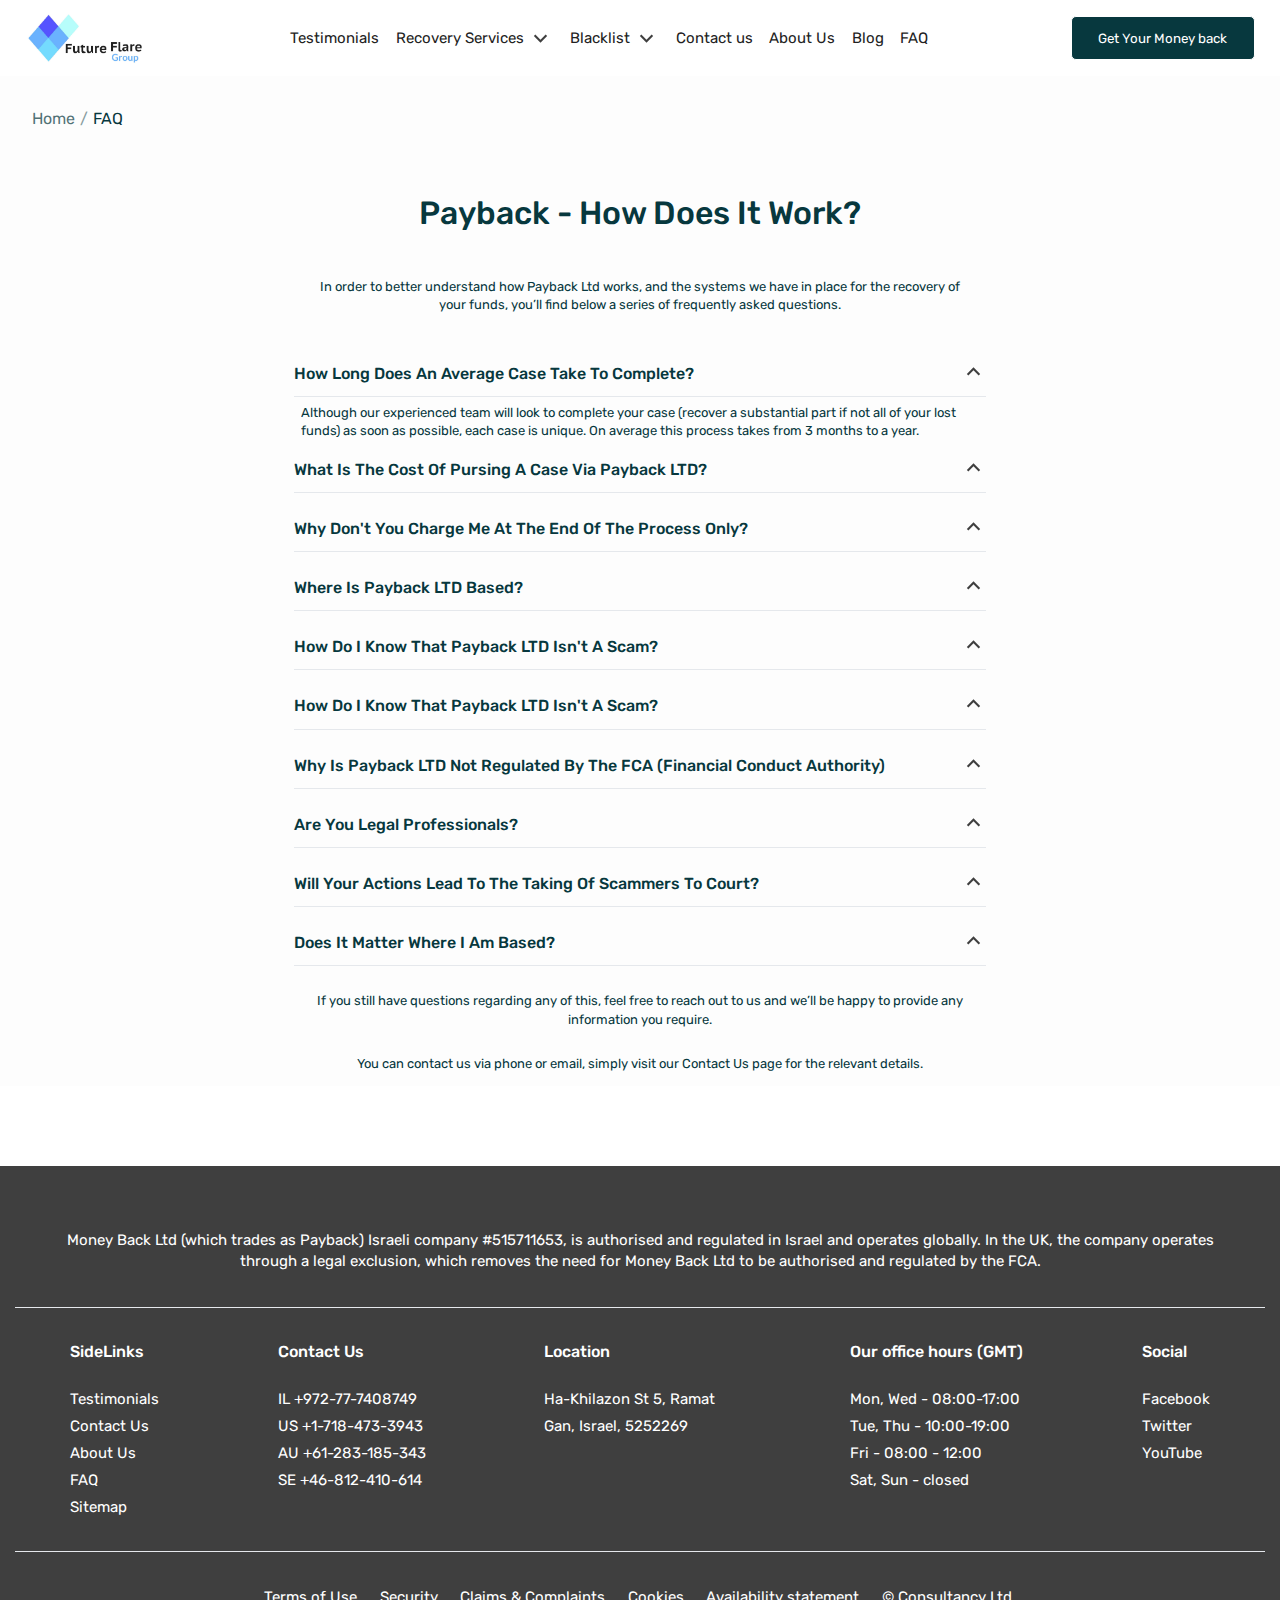
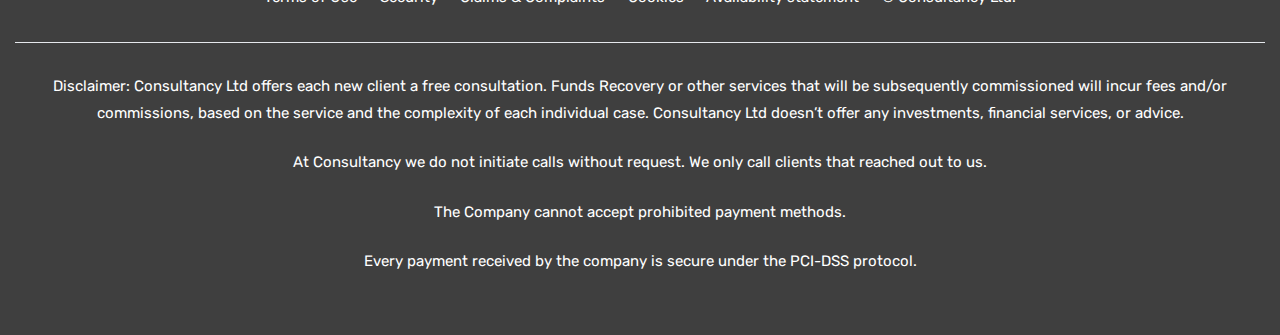
<file: faq.html>
<!DOCTYPE html>
<html lang="en">
  <head>
    <meta charset="UTF-8" />
    <meta name="viewport" content="width=device-width, initial-scale=1.0" />
    <title>Consultation</title>
    <link rel="stylesheet" href="style.css" />
    <link rel="icon" href="img/logo.jpg" type="image/x-icon" />
  </head>
  <body>
    <div id="page" class="site page-home">
      <!--  ============ navbar section =============== -->
      <section class="navbar">
        <div class="container">
          <div class="wrapper">
            <div class="left">
              <a href="#page" class="logo">
                <img src="img/logo.jpg" alt="" />
              </a>
            </div>
            <div class="center">
              <ul class="nav_list">
                <li class="list_item"><a href="testimonial.html">Testimonials</a></li>
                <li class="list_item">
                  <a href="#">
                    <span>Recovery Services</span>
                    <div class="icon">
                      <svg
                        xmlns="http://www.w3.org/2000/svg"
                        viewBox="0 0 24 24"
                        fill="currentColor"
                      >
                        <path
                          d="M11.9999 13.1714L16.9497 8.22168L18.3639 9.63589L11.9999 15.9999L5.63599 9.63589L7.0502 8.22168L11.9999 13.1714Z"
                        ></path>
                      </svg>
                    </div>
                  </a>
                  <ul class="options">
                    <li class="option"><a href="#">Binary Options</a></li>
                    <li class="option"><a href="#">Cryptocurrency</a></li>
                    <li class="option"><a href="#">Forex</a></li>
                    <li class="option"><a href="#">Stock trading</a></li>
                    <li class="option"><a href="#">Credit card phising</a></li>
                    <li class="option"><a href="#">Property Scams</a></li>
                    <li class="option"><a href="#">Romance Scams</a></li>
                    <li class="option"><a href="#">Other Scams</a></li>
                  </ul>
                </li>
                <li class="list_item">
                  <a href="#"
                    >Blacklist
                    <div class="icon">
                      <svg
                        xmlns="http://www.w3.org/2000/svg"
                        viewBox="0 0 24 24"
                        fill="currentColor"
                      >
                        <path
                          d="M11.9999 13.1714L16.9497 8.22168L18.3639 9.63589L11.9999 15.9999L5.63599 9.63589L7.0502 8.22168L11.9999 13.1714Z"
                        ></path>
                      </svg></div
                  ></a>
                  <ul class="options">
                    <li class="option"><a href="#">Scams</a></li>
                    <li class="option"><a href="#">Imposters & Copycats</a></li>
                  </ul>
                </li>
                <li class="list_item"><a href="contactUs.html">Contact us</a></li>
                <li class="list_item"><a href="aboutUS.html">About Us</a></li>
                <li class="list_item"><a href="#">Blog</a></li>
                <li class="list_item"><a href="#">FAQ</a></li>
              </ul>
            </div>
            <div class="right">
              <div class="btn">
                <input type="button" value="Get Your Money back" />
              </div>
              <div class="mbl">
                <div class="icon">
                  <svg
                    xmlns="http://www.w3.org/2000/svg"
                    viewBox="0 0 24 24"
                    fill="currentColor"
                  >
                    <path
                      d="M7.29117 20.8242L2 22L3.17581 16.7088C2.42544 15.3056 2 13.7025 2 12C2 6.47715 6.47715 2 12 2C17.5228 2 22 6.47715 22 12C22 17.5228 17.5228 22 12 22C10.2975 22 8.6944 21.5746 7.29117 20.8242ZM7.58075 18.711L8.23428 19.0605C9.38248 19.6745 10.6655 20 12 20C16.4183 20 20 16.4183 20 12C20 7.58172 16.4183 4 12 4C7.58172 4 4 7.58172 4 12C4 13.3345 4.32549 14.6175 4.93949 15.7657L5.28896 16.4192L4.63416 19.3658L7.58075 18.711Z"
                    ></path>
                  </svg>
                </div>
                <div class="icon">
                  <svg
                    xmlns="http://www.w3.org/2000/svg"
                    viewBox="0 0 24 24"
                    fill="currentColor"
                  >
                    <path
                      d="M18 18V20H6V18H18ZM21 11V13H3V11H21ZM18 4V6H6V4H18Z"
                    ></path>
                  </svg>
                </div>
              </div>
            </div>
          </div>
        </div>
      </section>

      <!-- path section -->
      <div class="path">
        <div class="container">
          <div class="wrapper">
            <ul class="dir">
              <li><a href="index.html">Home</a></li>
              <li><a href="#">FAQ</a></li>
            </ul>
          </div>
        </div>
      </div>

      <section class="more_about faq">
        <div class="container">
          <div class="wrapper">
            <div class="title">Payback - How Does It Work?</div>
            <div class="para">
              In order to better understand how Payback Ltd works, and the
              systems we have in place for the recovery of your funds, you’ll
              find below a series of frequently asked questions.
            </div>
            <div class="section">
              <ul class="collapse">
                <li class="has-child">
                  <a href="#" class="icon-small">
                    <div class="text">
                      How long does an average case take to complete?
                    </div>
                    <div class="icon">
                      <svg
                        xmlns="http://www.w3.org/2000/svg"
                        viewBox="0 0 24 24"
                        fill="currentColor"
                      >
                        <path
                          d="M11.9999 10.8284L7.0502 15.7782L5.63599 14.364L11.9999 8L18.3639 14.364L16.9497 15.7782L11.9999 10.8284Z"
                        ></path>
                      </svg>
                    </div>
                  </a>
                  <ul class="content visible">
                    Although our experienced team will look to complete your
                    case (recover a substantial part if not all of your lost
                    funds) as soon as possible, each case is unique. On average
                    this process takes from 3 months to a year.
                  </ul>
                </li>

                <li class="has-child">
                  <a href="#" class="icon-small">
                    <div class="text">
                      What is the cost of pursing a case via Payback LTD?
                    </div>
                    <div class="icon">
                      <svg
                        xmlns="http://www.w3.org/2000/svg"
                        viewBox="0 0 24 24"
                        fill="currentColor"
                      >
                        <path
                          d="M11.9999 10.8284L7.0502 15.7782L5.63599 14.364L11.9999 8L18.3639 14.364L16.9497 15.7782L11.9999 10.8284Z"
                        ></path>
                      </svg>
                    </div>
                  </a>
                  <ul class="content">
                    The total cost of the services is comprised of two parts:
                    First, we charge a fixed-fee of 10% (of the total amount
                    lost) at the beginning of the engagement for services
                    rendered in the relevant engagement with each customer
                    (Minimum possible fee: $1,500). Second, a further 10% is
                    charged as a commission when the recovery is successfully
                    completed. No other hidden fees will be added at any time.
                  </ul>
                </li>

                <li class="has-child">
                  <a href="#" class="icon-small">
                    <div class="text">
                      Why don't you charge me at the end of the process only?
                    </div>
                    <div class="icon">
                      <svg
                        xmlns="http://www.w3.org/2000/svg"
                        viewBox="0 0 24 24"
                        fill="currentColor"
                      >
                        <path
                          d="M11.9999 10.8284L7.0502 15.7782L5.63599 14.364L11.9999 8L18.3639 14.364L16.9497 15.7782L11.9999 10.8284Z"
                        ></path>
                      </svg>
                    </div>
                  </a>
                  <ul class="content">
                    Each case requires a significant amount of man-hours to
                    investigate, process, and bring to successful completion. We
                    charge a fixed-fee to cover the general legal services
                    rendered and operational costs that we incur, hence the need
                    to do so ahead of any action we undertake on your behalf.
                  </ul>
                </li>

                <li class="has-child">
                  <a href="#" class="icon-small">
                    <div class="text">Where is Payback LTD based?</div>
                    <div class="icon">
                      <svg
                        xmlns="http://www.w3.org/2000/svg"
                        viewBox="0 0 24 24"
                        fill="currentColor"
                      >
                        <path
                          d="M11.9999 10.8284L7.0502 15.7782L5.63599 14.364L11.9999 8L18.3639 14.364L16.9497 15.7782L11.9999 10.8284Z"
                        ></path>
                      </svg>
                    </div>
                  </a>
                  <ul class="content">
                    Payback LTD is located in Ramat Gan, Israel.
                  </ul>
                </li>

                <li class="has-child">
                  <a href="#" class="icon-small">
                    <div class="text">
                      How do I know that Payback LTD isn't a scam?
                    </div>
                    <div class="icon">
                      <svg
                        xmlns="http://www.w3.org/2000/svg"
                        viewBox="0 0 24 24"
                        fill="currentColor"
                      >
                        <path
                          d="M11.9999 10.8284L7.0502 15.7782L5.63599 14.364L11.9999 8L18.3639 14.364L16.9497 15.7782L11.9999 10.8284Z"
                        ></path>
                      </svg>
                    </div>
                  </a>
                  <ul class="content">
                    We believe that a question like that is best answered by the
                    company’s clients. We invite you to check out the hundreds
                    of great reviews by our clients to verify that we are a
                    legitimate and reputable organization. We are also
                    registered with the Israeli justice department, as well as
                    this our staff will happily forward you the relevant
                    credentials.
                  </ul>
                </li>

                <li class="has-child">
                  <a href="#" class="icon-small">
                    <div class="text">
                      How do I know that Payback LTD isn't a scam?
                    </div>
                    <div class="icon">
                      <svg
                        xmlns="http://www.w3.org/2000/svg"
                        viewBox="0 0 24 24"
                        fill="currentColor"
                      >
                        <path
                          d="M11.9999 10.8284L7.0502 15.7782L5.63599 14.364L11.9999 8L18.3639 14.364L16.9497 15.7782L11.9999 10.8284Z"
                        ></path>
                      </svg>
                    </div>
                  </a>
                  <ul class="content">
                    We believe that a question like that is best answered by the
                    company’s clients. We invite you to check out the hundreds
                    of great reviews by our clients to verify that we are a
                    legitimate and reputable organization. We are also
                    registered with the Israeli justice department, as well as
                    this our staff will happily forward you the relevant
                    credentials.
                  </ul>
                </li>

                <li class="has-child">
                  <a href="#" class="icon-small">
                    <div class="text">
                      Why is Payback LTD not regulated by the FCA (Financial
                      Conduct Authority)
                    </div>
                    <div class="icon">
                      <svg
                        xmlns="http://www.w3.org/2000/svg"
                        viewBox="0 0 24 24"
                        fill="currentColor"
                      >
                        <path
                          d="M11.9999 10.8284L7.0502 15.7782L5.63599 14.364L11.9999 8L18.3639 14.364L16.9497 15.7782L11.9999 10.8284Z"
                        ></path>
                      </svg>
                    </div>
                  </a>
                  <ul class="content">
                    We are an authorized and regulated Israeli company, based
                    outside of the UK, hence we comply with the relevant legal
                    exemption that applies to us. However, we do adhere to all
                    relevant legal parameters as we go about securing the
                    recovery of your lost assets.
                  </ul>
                </li>

                <li class="has-child">
                  <a href="#" class="icon-small">
                    <div class="text">Are you legal Professionals?</div>
                    <div class="icon">
                      <svg
                        xmlns="http://www.w3.org/2000/svg"
                        viewBox="0 0 24 24"
                        fill="currentColor"
                      >
                        <path
                          d="M11.9999 10.8284L7.0502 15.7782L5.63599 14.364L11.9999 8L18.3639 14.364L16.9497 15.7782L11.9999 10.8284Z"
                        ></path>
                      </svg>
                    </div>
                  </a>
                  <ul class="content">
                    The services are provided by and/or under the supervision of
                    licensed attorneys. Mainly, we work with a team of legal
                    professionals who provide recovery consulting services and
                    practical assistance in the pursuit of recouping your stolen
                    funds.
                  </ul>
                </li>

                <li class="has-child">
                  <a href="#" class="icon-small">
                    <div class="text">
                      Will your actions lead to the taking of scammers to court?
                    </div>
                    <div class="icon">
                      <svg
                        xmlns="http://www.w3.org/2000/svg"
                        viewBox="0 0 24 24"
                        fill="currentColor"
                      >
                        <path
                          d="M11.9999 10.8284L7.0502 15.7782L5.63599 14.364L11.9999 8L18.3639 14.364L16.9497 15.7782L11.9999 10.8284Z"
                        ></path>
                      </svg>
                    </div>
                  </a>
                  <ul class="content">
                    No, our services do not include court representation. But,
                    our methods of recovering your lost money involve
                    Alternative Dispute Resolution outside of court in order to
                    speed up things. So we deal with the banks and relevant
                    agencies that made the relevant transaction. We found this
                    is a far more effective means of securing the recovery of
                    the funds.
                  </ul>
                </li>

                <li class="has-child">
                  <a href="#" class="icon-small">
                    <div class="text">Does it matter where I am based?</div>
                    <div class="icon">
                      <svg
                        xmlns="http://www.w3.org/2000/svg"
                        viewBox="0 0 24 24"
                        fill="currentColor"
                      >
                        <path
                          d="M11.9999 10.8284L7.0502 15.7782L5.63599 14.364L11.9999 8L18.3639 14.364L16.9497 15.7782L11.9999 10.8284Z"
                        ></path>
                      </svg>
                    </div>
                  </a>
                  <ul class="content">
                    oesn’t matter where you are based, our team can help you get
                    your money back. So if you have the relevant documentation
                    needed, we can help you regardless of your location.
                  </ul>
                </li>
              </ul>
            </div>
            <div class="para">
              If you still have questions regarding any of this, feel free to
              reach out to us and we’ll be happy to provide any information you
              require.
            </div>
            <div class="para">
              You can contact us via phone or email, simply visit our
              <a href="contactUs.html">Contact Us</a>
              page for the relevant details.
            </div>
          </div>
        </div>
      </section>

      <!--  ============ footer section  =============== -->
      <!--  ============ footer end section  =============== -->

      <section class="footer_section">
        <div class="container">
          <div class="wrapper">
            <div class="txt">
              Money Back Ltd (which trades as Payback) Israeli company
              #515711653, is authorised and regulated in Israel and operates
              globally. In the UK, the company operates through a legal
              exclusion, which removes the need for Money Back Ltd to be
              authorised and regulated by the FCA.
            </div>
          </div>
          <div class="wrapper">
            <div class="help col">
              <span class="text">SideLinks</span>
              <ul>
                <li>
                  <a href="#">Testimonials</a>
                  <a href="#">Contact Us</a>
                  <a href="#">About Us</a>
                  <a href="#">FAQ</a>
                  <a href="#">Sitemap</a>
                </li>
              </ul>
            </div>
            <div class="blog col">
              <span class="text"> Contact Us </span>
              <ul>
                <li>
                  <a href="#">IL +972-77-7408749</a>
                  <a href="#">US +1-718-473-3943</a>
                  <a href="#">AU +61-283-185-343</a>
                  <a href="#">SE +46-812-410-614</a>
                </li>
              </ul>
            </div>
            <div class="social_media col">
              <span class="text">Location</span>
              <ul>
                <li>
                  <a href="#">Ha-Khilazon St 5, Ramat Gan, Israel, 5252269</a>
                </li>
              </ul>
            </div>
            <div class="advancing col">
              <span class="text"> Our office hours (GMT)</span>
              <ul>
                <li>
                  <a href="#">Mon, Wed - 08:00-17:00</a>
                  <a href="#">Tue, Thu - 10:00-19:00</a>
                  <a href="#">Fri - 08:00 - 12:00</a>
                  <a href="#">Sat, Sun - closed</a>
                </li>
              </ul>
            </div>
            <div class="companies col">
              <span class="text"> Social </span>
              <ul>
                <li>
                  <a href="#">Facebook</a>
                  <a href="#">Twitter</a>
                  <a href="#">YouTube</a>
                </li>
              </ul>
            </div>
          </div>
          <div class="wrapper policy">
            <ul>
              <li><a href="#">Terms of Use</a></li>
              <li><a href="#">Security</a></li>
              <li><a href="#">Claims & Complaints</a></li>
              <li><a href="#">Cookies</a></li>
              <li><a href="#">Availability statement</a></li>
              <li><a href="#">&copy; Consultancy Ltd.</a></li>
            </ul>
          </div>

          <div class="wrapper disclaimer">
            <ul>
              <li>
                <a href="#"
                  >Disclaimer: Consultancy Ltd offers each new client a free
                  consultation. Funds Recovery or other services that will be
                  subsequently commissioned will incur fees and/or commissions,
                  based on the service and the complexity of each individual
                  case. Consultancy Ltd doesn’t offer any investments, financial
                  services, or advice.</a
                >
              </li>
              <li>
                <a href="#"
                  >At Consultancy we do not initiate calls without request. We
                  only call clients that reached out to us.</a
                >
              </li>
              <li>
                <a href="#"
                  >The Company cannot accept prohibited payment methods.</a
                >
              </li>
              <li>
                <a href="#"
                  >Every payment received by the company is secure under the
                  PCI-DSS protocol.</a
                >
              </li>
            </ul>
          </div>
        </div>
      </section>
    </div>
    <script src="script.js"></script>
  </body>
</html>
</file>
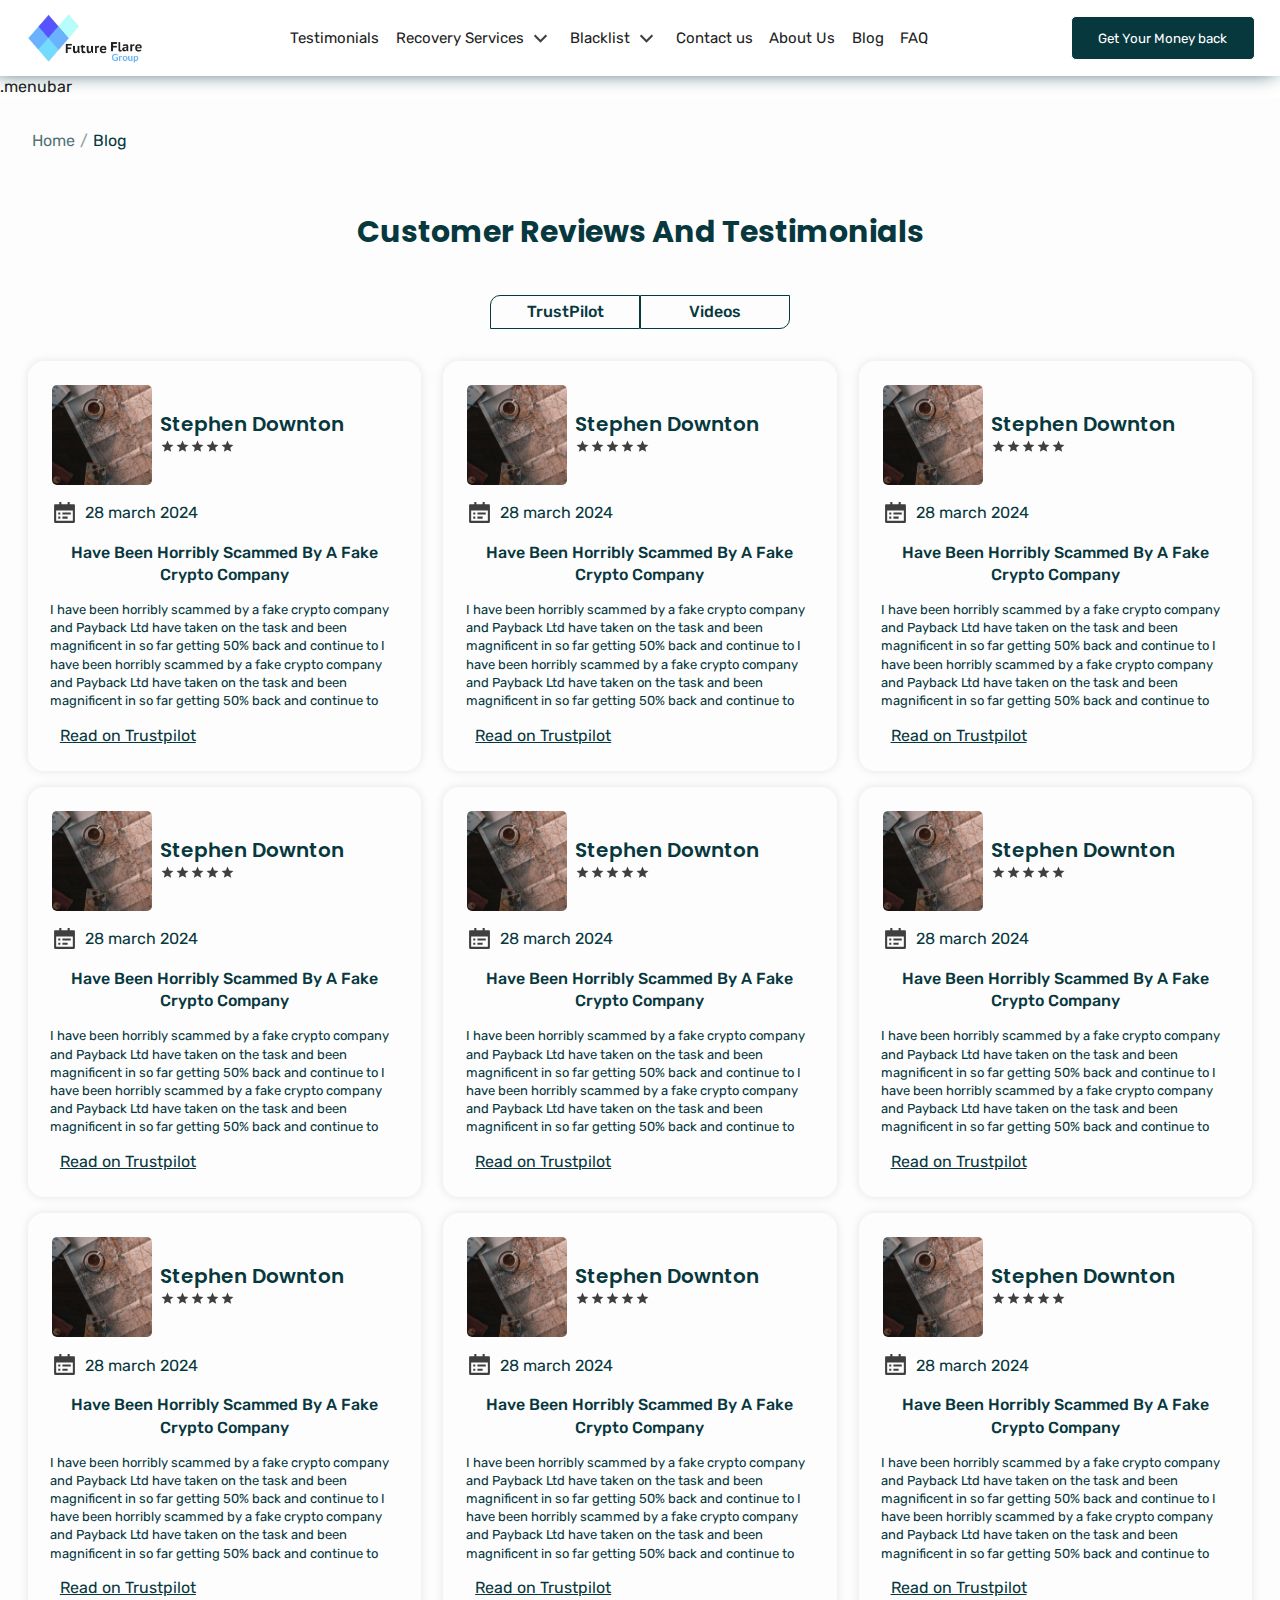
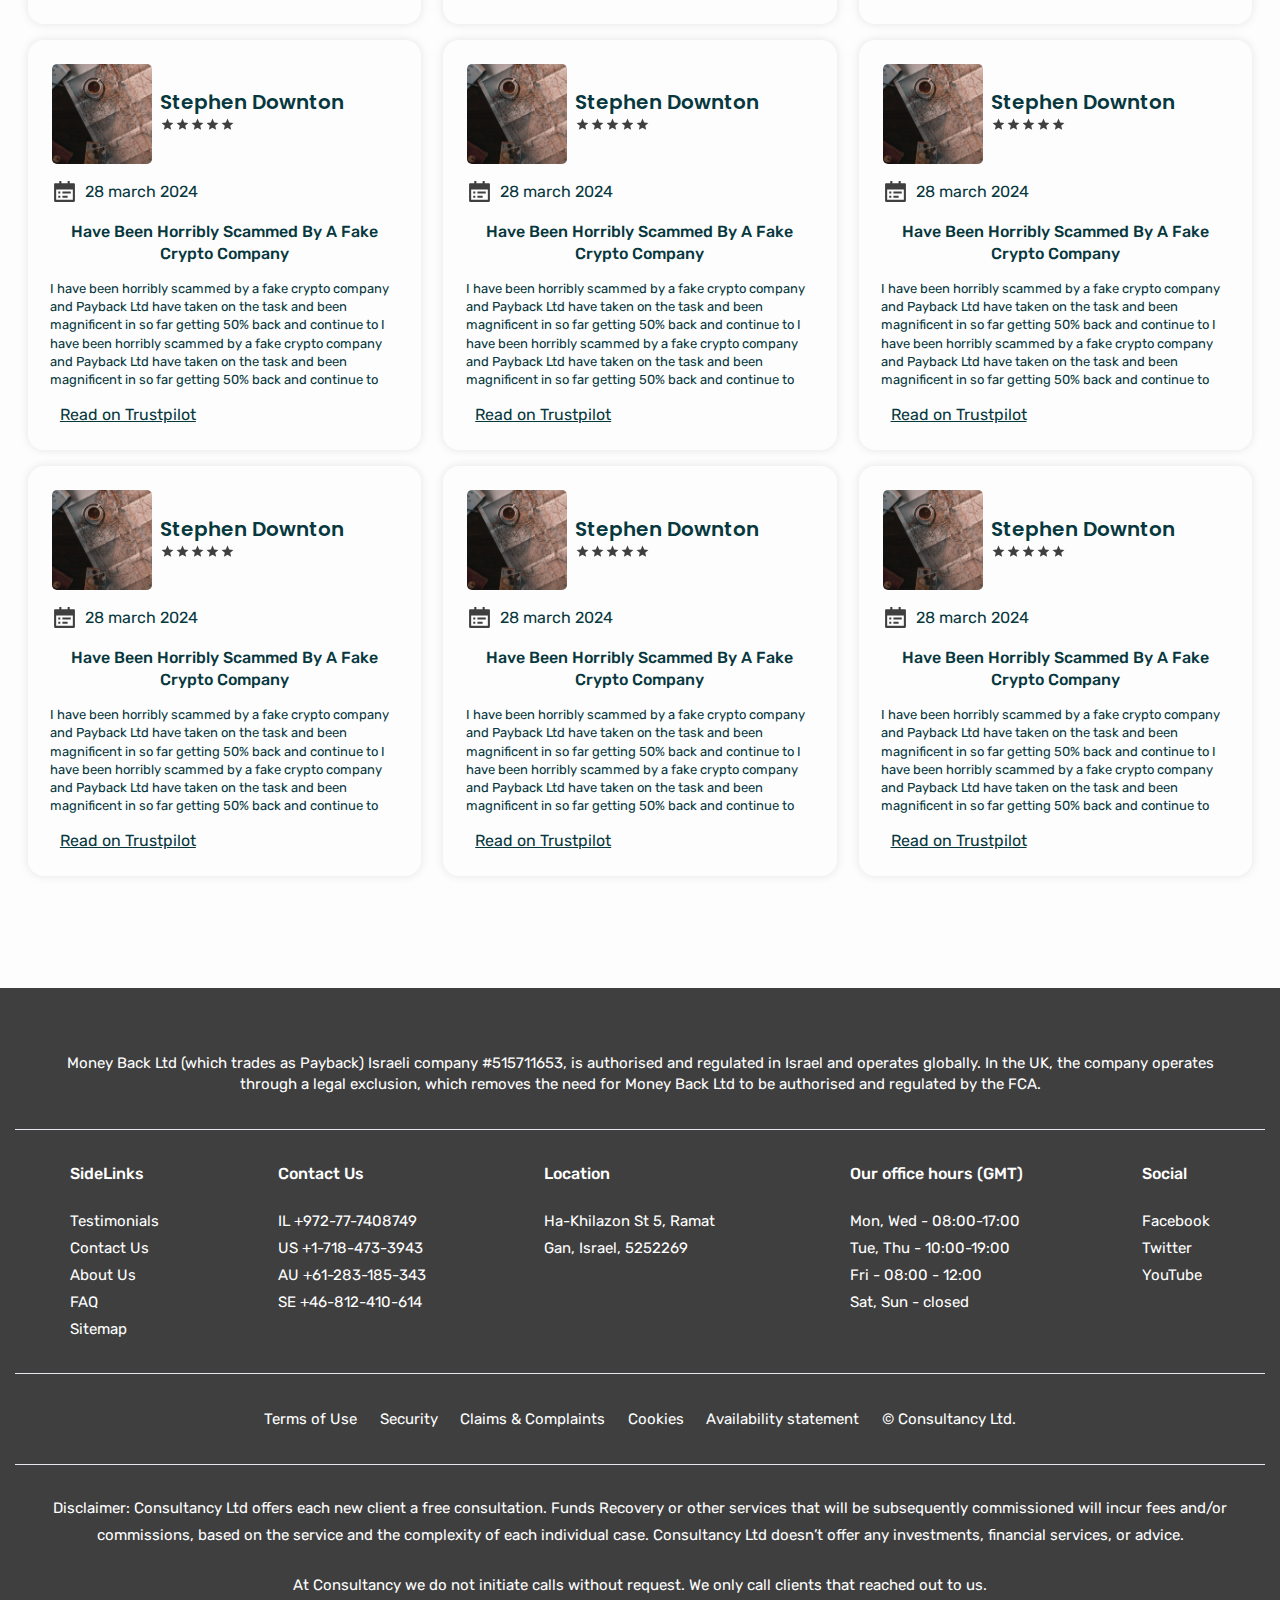
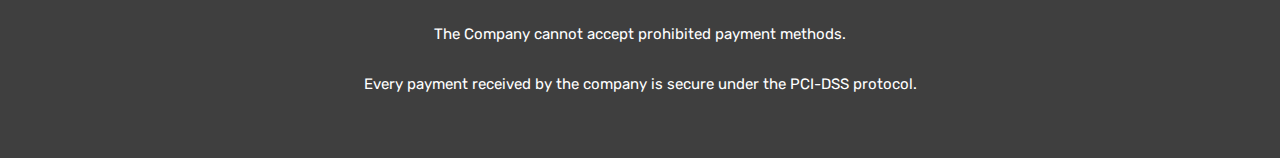
<file: testimonial.html>
<!DOCTYPE html>
<html lang="en">
  <head>
    <meta charset="UTF-8" />
    <meta name="viewport" content="width=device-width, initial-scale=1.0" />
    <title>Consultation</title>
    <link rel="stylesheet" href="style.css" />
    <link rel="icon" href="img/logo.jpg" type="image/x-icon" />
  </head>
  <body>
    <div id="page" class="site page-home">
      <!--  ============ navbar section =============== -->
      <section class="navbar">
        <div class="container">
          <div class="wrapper">
            <div class="left">
              <a href="#page" class="logo">
                <img src="img/logo.jpg" alt="" />
              </a>
            </div>
            <div class="center">
              <ul class="nav_list">
                <li class="list_item">
                  <a href="testimonial.html"><span>Testimonials</span></a>
                </li>
                <li class="list_item">
                  <a href="#">
                    <span>Recovery Services</span>
                    <div class="icon">
                      <svg
                        xmlns="http://www.w3.org/2000/svg"
                        viewBox="0 0 24 24"
                        fill="currentColor"
                      >
                        <path
                          d="M11.9999 13.1714L16.9497 8.22168L18.3639 9.63589L11.9999 15.9999L5.63599 9.63589L7.0502 8.22168L11.9999 13.1714Z"
                        ></path>
                      </svg>
                    </div>
                  </a>
                  <ul class="options">
                    <li class="option"><a href="#">Binary Options</a></li>
                    <li class="option"><a href="#">Cryptocurrency</a></li>
                    <li class="option"><a href="#">Forex</a></li>
                    <li class="option"><a href="#">Stock trading</a></li>
                    <li class="option"><a href="#">Credit card phising</a></li>
                    <li class="option"><a href="#">Property Scams</a></li>
                    <li class="option"><a href="#">Romance Scams</a></li>
                    <li class="option"><a href="#">Other Scams</a></li>
                  </ul>
                </li>
                <li class="list_item">
                  <a href="#"
                    ><span>Blacklist</span>
                    <div class="icon">
                      <svg
                        xmlns="http://www.w3.org/2000/svg"
                        viewBox="0 0 24 24"
                        fill="currentColor"
                      >
                        <path
                          d="M11.9999 13.1714L16.9497 8.22168L18.3639 9.63589L11.9999 15.9999L5.63599 9.63589L7.0502 8.22168L11.9999 13.1714Z"
                        ></path>
                      </svg></div
                  ></a>
                  <ul class="options">
                    <li class="option"><a href="#">Scams</a></li>
                    <li class="option"><a href="#">Imposters & Copycats</a></li>
                  </ul>
                </li>
                <li class="list_item">
                  <a href="#"><span>Contact us</span></a>
                </li>
                <li class="list_item">
                  <a href="aboutUS.html"><span>About Us</span></a>
                </li>
                <li class="list_item">
                  <a href="#"><span>Blog</span></a>
                </li>
                <li class="list_item">
                  <a href="faq.html"><span>FAQ</span></a>
                </li>
              </ul>
            </div>
            <div class="right">
              <div class="btn">
                <input type="button" value="Get Your Money back" />
              </div>
              <div class="mbl">
                <div class="icon">
                  <svg
                    xmlns="http://www.w3.org/2000/svg"
                    viewBox="0 0 24 24"
                    fill="currentColor"
                  >
                    <path
                      d="M7.29117 20.8242L2 22L3.17581 16.7088C2.42544 15.3056 2 13.7025 2 12C2 6.47715 6.47715 2 12 2C17.5228 2 22 6.47715 22 12C22 17.5228 17.5228 22 12 22C10.2975 22 8.6944 21.5746 7.29117 20.8242ZM7.58075 18.711L8.23428 19.0605C9.38248 19.6745 10.6655 20 12 20C16.4183 20 20 16.4183 20 12C20 7.58172 16.4183 4 12 4C7.58172 4 4 7.58172 4 12C4 13.3345 4.32549 14.6175 4.93949 15.7657L5.28896 16.4192L4.63416 19.3658L7.58075 18.711Z"
                    ></path>
                  </svg>
                </div>
                <div class="icon">
                  <svg
                    xmlns="http://www.w3.org/2000/svg"
                    viewBox="0 0 24 24"
                    fill="currentColor"
                  >
                    <path
                      d="M18 18V20H6V18H18ZM21 11V13H3V11H21ZM18 4V6H6V4H18Z"
                    ></path>
                  </svg>
                </div>
              </div>
            </div>
          </div>
        </div>
      </section>

      .menubar

      <!-- =============== path section ============ -->
      <div class="path">
        <div class="container">
          <div class="wrapper">
            <ul class="dir">
              <li><a href="index.html">Home</a></li>
              <li><a href="blog.html">Blog</a></li>
            </ul>
          </div>
        </div>
      </div>

      <!--  ============== featured articles ============= -->

      <!--  ============== articles by topic ============= -->

      <!-- for dynamic developer,"limit the size of para class, title class and name if overflow happen, as a certain length, " -->
      <section class="testimonial">
        <div class="container">
          <div class="wrapper">
            <div class="title">
              <h1>Customer Reviews and Testimonials</h1>
            </div>
            <div class="context">
              <ul class="categories">
                <li class="list_item"><a href="#">TrustPilot</a></li>
                <li class="list_item"><a href="#">Videos</a></li>
              </ul>
              <div class="blog_box">
                <div class="packets">
                  <div class="packet">
                    <div class="profile">
                      <div class="image">
                        <img src="img/prallax.jpg" alt="">
                      </div>
                      <div class="name">
                        <h2>Stephen Downton</h2>
                        <div class="rate">
                          <div class="icon">
                            <svg xmlns="http://www.w3.org/2000/svg" viewBox="0 0 24 24" fill="currentColor"><path d="M11.9998 17L6.12197 20.5902L7.72007 13.8906L2.48926 9.40983L9.35479 8.85942L11.9998 2.5L14.6449 8.85942L21.5104 9.40983L16.2796 13.8906L17.8777 20.5902L11.9998 17Z"></path></svg>
                          </div>
                          <div class="icon">
                            <svg xmlns="http://www.w3.org/2000/svg" viewBox="0 0 24 24" fill="currentColor"><path d="M11.9998 17L6.12197 20.5902L7.72007 13.8906L2.48926 9.40983L9.35479 8.85942L11.9998 2.5L14.6449 8.85942L21.5104 9.40983L16.2796 13.8906L17.8777 20.5902L11.9998 17Z"></path></svg>
                          </div>
                          <div class="icon">
                            <svg xmlns="http://www.w3.org/2000/svg" viewBox="0 0 24 24" fill="currentColor"><path d="M11.9998 17L6.12197 20.5902L7.72007 13.8906L2.48926 9.40983L9.35479 8.85942L11.9998 2.5L14.6449 8.85942L21.5104 9.40983L16.2796 13.8906L17.8777 20.5902L11.9998 17Z"></path></svg>
                          </div>
                          <div class="icon">
                            <svg xmlns="http://www.w3.org/2000/svg" viewBox="0 0 24 24" fill="currentColor"><path d="M11.9998 17L6.12197 20.5902L7.72007 13.8906L2.48926 9.40983L9.35479 8.85942L11.9998 2.5L14.6449 8.85942L21.5104 9.40983L16.2796 13.8906L17.8777 20.5902L11.9998 17Z"></path></svg>
                          </div>
                          <div class="icon">
                            <svg xmlns="http://www.w3.org/2000/svg" viewBox="0 0 24 24" fill="currentColor"><path d="M11.9998 17L6.12197 20.5902L7.72007 13.8906L2.48926 9.40983L9.35479 8.85942L11.9998 2.5L14.6449 8.85942L21.5104 9.40983L16.2796 13.8906L17.8777 20.5902L11.9998 17Z"></path></svg>
                          </div>
                        </div>
                      </div>
                      
                    </div>
                    <div class="date">
                        <div class="icon">
                          <svg xmlns="http://www.w3.org/2000/svg" viewBox="0 0 24 24" fill="currentColor"><path d="M17 3H21C21.5523 3 22 3.44772 22 4V20C22 20.5523 21.5523 21 21 21H3C2.44772 21 2 20.5523 2 20V4C2 3.44772 2.44772 3 3 3H7V1H9V3H15V1H17V3ZM4 9V19H20V9H4ZM6 11H8V13H6V11ZM6 15H8V17H6V15ZM10 11H18V13H10V11ZM10 15H15V17H10V15Z"></path></svg>
                        </div>
                        <div class="txt">
                          28 march 2024
                        </div>
                      </div>
                    <div class="discription">
                      <div class="title"> have been horribly scammed by a fake crypto company</div>
                      <div class="para">
                        I have been horribly scammed by a fake crypto company and Payback Ltd have taken on the task and been magnificent in so far getting 50% back and continue to I have been horribly scammed by a fake crypto company and Payback Ltd have taken on the task and been magnificent in so far getting 50% back and continue to 
                        
                      </div>
                      <div class="btn">
                        <a href="#">Read on Trustpilot</a>
                      </div>
                    </div>
                  </div>
                </div>

                <div class="packets">
                  <div class="packet">
                    <div class="profile">
                      <div class="image">
                        <img src="img/prallax.jpg" alt="">
                      </div>
                      <div class="name">
                        <h2>Stephen Downton</h2>
                        <div class="rate">
                          <div class="icon">
                            <svg xmlns="http://www.w3.org/2000/svg" viewBox="0 0 24 24" fill="currentColor"><path d="M11.9998 17L6.12197 20.5902L7.72007 13.8906L2.48926 9.40983L9.35479 8.85942L11.9998 2.5L14.6449 8.85942L21.5104 9.40983L16.2796 13.8906L17.8777 20.5902L11.9998 17Z"></path></svg>
                          </div>
                          <div class="icon">
                            <svg xmlns="http://www.w3.org/2000/svg" viewBox="0 0 24 24" fill="currentColor"><path d="M11.9998 17L6.12197 20.5902L7.72007 13.8906L2.48926 9.40983L9.35479 8.85942L11.9998 2.5L14.6449 8.85942L21.5104 9.40983L16.2796 13.8906L17.8777 20.5902L11.9998 17Z"></path></svg>
                          </div>
                          <div class="icon">
                            <svg xmlns="http://www.w3.org/2000/svg" viewBox="0 0 24 24" fill="currentColor"><path d="M11.9998 17L6.12197 20.5902L7.72007 13.8906L2.48926 9.40983L9.35479 8.85942L11.9998 2.5L14.6449 8.85942L21.5104 9.40983L16.2796 13.8906L17.8777 20.5902L11.9998 17Z"></path></svg>
                          </div>
                          <div class="icon">
                            <svg xmlns="http://www.w3.org/2000/svg" viewBox="0 0 24 24" fill="currentColor"><path d="M11.9998 17L6.12197 20.5902L7.72007 13.8906L2.48926 9.40983L9.35479 8.85942L11.9998 2.5L14.6449 8.85942L21.5104 9.40983L16.2796 13.8906L17.8777 20.5902L11.9998 17Z"></path></svg>
                          </div>
                          <div class="icon">
                            <svg xmlns="http://www.w3.org/2000/svg" viewBox="0 0 24 24" fill="currentColor"><path d="M11.9998 17L6.12197 20.5902L7.72007 13.8906L2.48926 9.40983L9.35479 8.85942L11.9998 2.5L14.6449 8.85942L21.5104 9.40983L16.2796 13.8906L17.8777 20.5902L11.9998 17Z"></path></svg>
                          </div>
                        </div>
                      </div>
                      
                    </div>
                    <div class="date">
                        <div class="icon">
                          <svg xmlns="http://www.w3.org/2000/svg" viewBox="0 0 24 24" fill="currentColor"><path d="M17 3H21C21.5523 3 22 3.44772 22 4V20C22 20.5523 21.5523 21 21 21H3C2.44772 21 2 20.5523 2 20V4C2 3.44772 2.44772 3 3 3H7V1H9V3H15V1H17V3ZM4 9V19H20V9H4ZM6 11H8V13H6V11ZM6 15H8V17H6V15ZM10 11H18V13H10V11ZM10 15H15V17H10V15Z"></path></svg>
                        </div>
                        <div class="txt">
                          28 march 2024
                        </div>
                      </div>
                    <div class="discription">
                      <div class="title"> have been horribly scammed by a fake crypto company</div>
                      <div class="para">
                        I have been horribly scammed by a fake crypto company and Payback Ltd have taken on the task and been magnificent in so far getting 50% back and continue to I have been horribly scammed by a fake crypto company and Payback Ltd have taken on the task and been magnificent in so far getting 50% back and continue to 
                        
                      </div>
                      <div class="btn">
                        <a href="#">Read on Trustpilot</a>
                      </div>
                    </div>
                  </div>
                </div>

                <div class="packets">
                  <div class="packet">
                    <div class="profile">
                      <div class="image">
                        <img src="img/prallax.jpg" alt="">
                      </div>
                      <div class="name">
                        <h2>Stephen Downton</h2>
                        <div class="rate">
                          <div class="icon">
                            <svg xmlns="http://www.w3.org/2000/svg" viewBox="0 0 24 24" fill="currentColor"><path d="M11.9998 17L6.12197 20.5902L7.72007 13.8906L2.48926 9.40983L9.35479 8.85942L11.9998 2.5L14.6449 8.85942L21.5104 9.40983L16.2796 13.8906L17.8777 20.5902L11.9998 17Z"></path></svg>
                          </div>
                          <div class="icon">
                            <svg xmlns="http://www.w3.org/2000/svg" viewBox="0 0 24 24" fill="currentColor"><path d="M11.9998 17L6.12197 20.5902L7.72007 13.8906L2.48926 9.40983L9.35479 8.85942L11.9998 2.5L14.6449 8.85942L21.5104 9.40983L16.2796 13.8906L17.8777 20.5902L11.9998 17Z"></path></svg>
                          </div>
                          <div class="icon">
                            <svg xmlns="http://www.w3.org/2000/svg" viewBox="0 0 24 24" fill="currentColor"><path d="M11.9998 17L6.12197 20.5902L7.72007 13.8906L2.48926 9.40983L9.35479 8.85942L11.9998 2.5L14.6449 8.85942L21.5104 9.40983L16.2796 13.8906L17.8777 20.5902L11.9998 17Z"></path></svg>
                          </div>
                          <div class="icon">
                            <svg xmlns="http://www.w3.org/2000/svg" viewBox="0 0 24 24" fill="currentColor"><path d="M11.9998 17L6.12197 20.5902L7.72007 13.8906L2.48926 9.40983L9.35479 8.85942L11.9998 2.5L14.6449 8.85942L21.5104 9.40983L16.2796 13.8906L17.8777 20.5902L11.9998 17Z"></path></svg>
                          </div>
                          <div class="icon">
                            <svg xmlns="http://www.w3.org/2000/svg" viewBox="0 0 24 24" fill="currentColor"><path d="M11.9998 17L6.12197 20.5902L7.72007 13.8906L2.48926 9.40983L9.35479 8.85942L11.9998 2.5L14.6449 8.85942L21.5104 9.40983L16.2796 13.8906L17.8777 20.5902L11.9998 17Z"></path></svg>
                          </div>
                        </div>
                      </div>
                      
                    </div>
                    <div class="date">
                        <div class="icon">
                          <svg xmlns="http://www.w3.org/2000/svg" viewBox="0 0 24 24" fill="currentColor"><path d="M17 3H21C21.5523 3 22 3.44772 22 4V20C22 20.5523 21.5523 21 21 21H3C2.44772 21 2 20.5523 2 20V4C2 3.44772 2.44772 3 3 3H7V1H9V3H15V1H17V3ZM4 9V19H20V9H4ZM6 11H8V13H6V11ZM6 15H8V17H6V15ZM10 11H18V13H10V11ZM10 15H15V17H10V15Z"></path></svg>
                        </div>
                        <div class="txt">
                          28 march 2024
                        </div>
                      </div>
                    <div class="discription">
                      <div class="title"> have been horribly scammed by a fake crypto company</div>
                      <div class="para">
                        I have been horribly scammed by a fake crypto company and Payback Ltd have taken on the task and been magnificent in so far getting 50% back and continue to I have been horribly scammed by a fake crypto company and Payback Ltd have taken on the task and been magnificent in so far getting 50% back and continue to 
                        
                      </div>
                      <div class="btn">
                        <a href="#">Read on Trustpilot</a>
                      </div>
                    </div>
                  </div>
                </div>

                

                <div class="packets">
                  <div class="packet">
                    <div class="profile">
                      <div class="image">
                        <img src="img/prallax.jpg" alt="">
                      </div>
                      <div class="name">
                        <h2>Stephen Downton</h2>
                        <div class="rate">
                          <div class="icon">
                            <svg xmlns="http://www.w3.org/2000/svg" viewBox="0 0 24 24" fill="currentColor"><path d="M11.9998 17L6.12197 20.5902L7.72007 13.8906L2.48926 9.40983L9.35479 8.85942L11.9998 2.5L14.6449 8.85942L21.5104 9.40983L16.2796 13.8906L17.8777 20.5902L11.9998 17Z"></path></svg>
                          </div>
                          <div class="icon">
                            <svg xmlns="http://www.w3.org/2000/svg" viewBox="0 0 24 24" fill="currentColor"><path d="M11.9998 17L6.12197 20.5902L7.72007 13.8906L2.48926 9.40983L9.35479 8.85942L11.9998 2.5L14.6449 8.85942L21.5104 9.40983L16.2796 13.8906L17.8777 20.5902L11.9998 17Z"></path></svg>
                          </div>
                          <div class="icon">
                            <svg xmlns="http://www.w3.org/2000/svg" viewBox="0 0 24 24" fill="currentColor"><path d="M11.9998 17L6.12197 20.5902L7.72007 13.8906L2.48926 9.40983L9.35479 8.85942L11.9998 2.5L14.6449 8.85942L21.5104 9.40983L16.2796 13.8906L17.8777 20.5902L11.9998 17Z"></path></svg>
                          </div>
                          <div class="icon">
                            <svg xmlns="http://www.w3.org/2000/svg" viewBox="0 0 24 24" fill="currentColor"><path d="M11.9998 17L6.12197 20.5902L7.72007 13.8906L2.48926 9.40983L9.35479 8.85942L11.9998 2.5L14.6449 8.85942L21.5104 9.40983L16.2796 13.8906L17.8777 20.5902L11.9998 17Z"></path></svg>
                          </div>
                          <div class="icon">
                            <svg xmlns="http://www.w3.org/2000/svg" viewBox="0 0 24 24" fill="currentColor"><path d="M11.9998 17L6.12197 20.5902L7.72007 13.8906L2.48926 9.40983L9.35479 8.85942L11.9998 2.5L14.6449 8.85942L21.5104 9.40983L16.2796 13.8906L17.8777 20.5902L11.9998 17Z"></path></svg>
                          </div>
                        </div>
                      </div>
                      
                    </div>
                    <div class="date">
                        <div class="icon">
                          <svg xmlns="http://www.w3.org/2000/svg" viewBox="0 0 24 24" fill="currentColor"><path d="M17 3H21C21.5523 3 22 3.44772 22 4V20C22 20.5523 21.5523 21 21 21H3C2.44772 21 2 20.5523 2 20V4C2 3.44772 2.44772 3 3 3H7V1H9V3H15V1H17V3ZM4 9V19H20V9H4ZM6 11H8V13H6V11ZM6 15H8V17H6V15ZM10 11H18V13H10V11ZM10 15H15V17H10V15Z"></path></svg>
                        </div>
                        <div class="txt">
                          28 march 2024
                        </div>
                      </div>
                    <div class="discription">
                      <div class="title"> have been horribly scammed by a fake crypto company</div>
                      <div class="para">
                        I have been horribly scammed by a fake crypto company and Payback Ltd have taken on the task and been magnificent in so far getting 50% back and continue to I have been horribly scammed by a fake crypto company and Payback Ltd have taken on the task and been magnificent in so far getting 50% back and continue to 
                        
                      </div>
                      <div class="btn">
                        <a href="#">Read on Trustpilot</a>
                      </div>
                    </div>
                  </div>
                </div>

                <div class="packets">
                  <div class="packet">
                    <div class="profile">
                      <div class="image">
                        <img src="img/prallax.jpg" alt="">
                      </div>
                      <div class="name">
                        <h2>Stephen Downton</h2>
                        <div class="rate">
                          <div class="icon">
                            <svg xmlns="http://www.w3.org/2000/svg" viewBox="0 0 24 24" fill="currentColor"><path d="M11.9998 17L6.12197 20.5902L7.72007 13.8906L2.48926 9.40983L9.35479 8.85942L11.9998 2.5L14.6449 8.85942L21.5104 9.40983L16.2796 13.8906L17.8777 20.5902L11.9998 17Z"></path></svg>
                          </div>
                          <div class="icon">
                            <svg xmlns="http://www.w3.org/2000/svg" viewBox="0 0 24 24" fill="currentColor"><path d="M11.9998 17L6.12197 20.5902L7.72007 13.8906L2.48926 9.40983L9.35479 8.85942L11.9998 2.5L14.6449 8.85942L21.5104 9.40983L16.2796 13.8906L17.8777 20.5902L11.9998 17Z"></path></svg>
                          </div>
                          <div class="icon">
                            <svg xmlns="http://www.w3.org/2000/svg" viewBox="0 0 24 24" fill="currentColor"><path d="M11.9998 17L6.12197 20.5902L7.72007 13.8906L2.48926 9.40983L9.35479 8.85942L11.9998 2.5L14.6449 8.85942L21.5104 9.40983L16.2796 13.8906L17.8777 20.5902L11.9998 17Z"></path></svg>
                          </div>
                          <div class="icon">
                            <svg xmlns="http://www.w3.org/2000/svg" viewBox="0 0 24 24" fill="currentColor"><path d="M11.9998 17L6.12197 20.5902L7.72007 13.8906L2.48926 9.40983L9.35479 8.85942L11.9998 2.5L14.6449 8.85942L21.5104 9.40983L16.2796 13.8906L17.8777 20.5902L11.9998 17Z"></path></svg>
                          </div>
                          <div class="icon">
                            <svg xmlns="http://www.w3.org/2000/svg" viewBox="0 0 24 24" fill="currentColor"><path d="M11.9998 17L6.12197 20.5902L7.72007 13.8906L2.48926 9.40983L9.35479 8.85942L11.9998 2.5L14.6449 8.85942L21.5104 9.40983L16.2796 13.8906L17.8777 20.5902L11.9998 17Z"></path></svg>
                          </div>
                        </div>
                      </div>
                      
                    </div>
                    <div class="date">
                        <div class="icon">
                          <svg xmlns="http://www.w3.org/2000/svg" viewBox="0 0 24 24" fill="currentColor"><path d="M17 3H21C21.5523 3 22 3.44772 22 4V20C22 20.5523 21.5523 21 21 21H3C2.44772 21 2 20.5523 2 20V4C2 3.44772 2.44772 3 3 3H7V1H9V3H15V1H17V3ZM4 9V19H20V9H4ZM6 11H8V13H6V11ZM6 15H8V17H6V15ZM10 11H18V13H10V11ZM10 15H15V17H10V15Z"></path></svg>
                        </div>
                        <div class="txt">
                          28 march 2024
                        </div>
                      </div>
                    <div class="discription">
                      <div class="title"> have been horribly scammed by a fake crypto company</div>
                      <div class="para">
                        I have been horribly scammed by a fake crypto company and Payback Ltd have taken on the task and been magnificent in so far getting 50% back and continue to I have been horribly scammed by a fake crypto company and Payback Ltd have taken on the task and been magnificent in so far getting 50% back and continue to 
                        
                      </div>
                      <div class="btn">
                        <a href="#">Read on Trustpilot</a>
                      </div>
                    </div>
                  </div>
                </div>

                <div class="packets">
                  <div class="packet">
                    <div class="profile">
                      <div class="image">
                        <img src="img/prallax.jpg" alt="">
                      </div>
                      <div class="name">
                        <h2>Stephen Downton</h2>
                        <div class="rate">
                          <div class="icon">
                            <svg xmlns="http://www.w3.org/2000/svg" viewBox="0 0 24 24" fill="currentColor"><path d="M11.9998 17L6.12197 20.5902L7.72007 13.8906L2.48926 9.40983L9.35479 8.85942L11.9998 2.5L14.6449 8.85942L21.5104 9.40983L16.2796 13.8906L17.8777 20.5902L11.9998 17Z"></path></svg>
                          </div>
                          <div class="icon">
                            <svg xmlns="http://www.w3.org/2000/svg" viewBox="0 0 24 24" fill="currentColor"><path d="M11.9998 17L6.12197 20.5902L7.72007 13.8906L2.48926 9.40983L9.35479 8.85942L11.9998 2.5L14.6449 8.85942L21.5104 9.40983L16.2796 13.8906L17.8777 20.5902L11.9998 17Z"></path></svg>
                          </div>
                          <div class="icon">
                            <svg xmlns="http://www.w3.org/2000/svg" viewBox="0 0 24 24" fill="currentColor"><path d="M11.9998 17L6.12197 20.5902L7.72007 13.8906L2.48926 9.40983L9.35479 8.85942L11.9998 2.5L14.6449 8.85942L21.5104 9.40983L16.2796 13.8906L17.8777 20.5902L11.9998 17Z"></path></svg>
                          </div>
                          <div class="icon">
                            <svg xmlns="http://www.w3.org/2000/svg" viewBox="0 0 24 24" fill="currentColor"><path d="M11.9998 17L6.12197 20.5902L7.72007 13.8906L2.48926 9.40983L9.35479 8.85942L11.9998 2.5L14.6449 8.85942L21.5104 9.40983L16.2796 13.8906L17.8777 20.5902L11.9998 17Z"></path></svg>
                          </div>
                          <div class="icon">
                            <svg xmlns="http://www.w3.org/2000/svg" viewBox="0 0 24 24" fill="currentColor"><path d="M11.9998 17L6.12197 20.5902L7.72007 13.8906L2.48926 9.40983L9.35479 8.85942L11.9998 2.5L14.6449 8.85942L21.5104 9.40983L16.2796 13.8906L17.8777 20.5902L11.9998 17Z"></path></svg>
                          </div>
                        </div>
                      </div>
                      
                    </div>
                    <div class="date">
                        <div class="icon">
                          <svg xmlns="http://www.w3.org/2000/svg" viewBox="0 0 24 24" fill="currentColor"><path d="M17 3H21C21.5523 3 22 3.44772 22 4V20C22 20.5523 21.5523 21 21 21H3C2.44772 21 2 20.5523 2 20V4C2 3.44772 2.44772 3 3 3H7V1H9V3H15V1H17V3ZM4 9V19H20V9H4ZM6 11H8V13H6V11ZM6 15H8V17H6V15ZM10 11H18V13H10V11ZM10 15H15V17H10V15Z"></path></svg>
                        </div>
                        <div class="txt">
                          28 march 2024
                        </div>
                      </div>
                    <div class="discription">
                      <div class="title"> have been horribly scammed by a fake crypto company</div>
                      <div class="para">
                        I have been horribly scammed by a fake crypto company and Payback Ltd have taken on the task and been magnificent in so far getting 50% back and continue to I have been horribly scammed by a fake crypto company and Payback Ltd have taken on the task and been magnificent in so far getting 50% back and continue to 
                        
                      </div>
                      <div class="btn">
                        <a href="#">Read on Trustpilot</a>
                      </div>
                    </div>
                  </div>
                </div>

                <div class="packets">
                  <div class="packet">
                    <div class="profile">
                      <div class="image">
                        <img src="img/prallax.jpg" alt="">
                      </div>
                      <div class="name">
                        <h2>Stephen Downton</h2>
                        <div class="rate">
                          <div class="icon">
                            <svg xmlns="http://www.w3.org/2000/svg" viewBox="0 0 24 24" fill="currentColor"><path d="M11.9998 17L6.12197 20.5902L7.72007 13.8906L2.48926 9.40983L9.35479 8.85942L11.9998 2.5L14.6449 8.85942L21.5104 9.40983L16.2796 13.8906L17.8777 20.5902L11.9998 17Z"></path></svg>
                          </div>
                          <div class="icon">
                            <svg xmlns="http://www.w3.org/2000/svg" viewBox="0 0 24 24" fill="currentColor"><path d="M11.9998 17L6.12197 20.5902L7.72007 13.8906L2.48926 9.40983L9.35479 8.85942L11.9998 2.5L14.6449 8.85942L21.5104 9.40983L16.2796 13.8906L17.8777 20.5902L11.9998 17Z"></path></svg>
                          </div>
                          <div class="icon">
                            <svg xmlns="http://www.w3.org/2000/svg" viewBox="0 0 24 24" fill="currentColor"><path d="M11.9998 17L6.12197 20.5902L7.72007 13.8906L2.48926 9.40983L9.35479 8.85942L11.9998 2.5L14.6449 8.85942L21.5104 9.40983L16.2796 13.8906L17.8777 20.5902L11.9998 17Z"></path></svg>
                          </div>
                          <div class="icon">
                            <svg xmlns="http://www.w3.org/2000/svg" viewBox="0 0 24 24" fill="currentColor"><path d="M11.9998 17L6.12197 20.5902L7.72007 13.8906L2.48926 9.40983L9.35479 8.85942L11.9998 2.5L14.6449 8.85942L21.5104 9.40983L16.2796 13.8906L17.8777 20.5902L11.9998 17Z"></path></svg>
                          </div>
                          <div class="icon">
                            <svg xmlns="http://www.w3.org/2000/svg" viewBox="0 0 24 24" fill="currentColor"><path d="M11.9998 17L6.12197 20.5902L7.72007 13.8906L2.48926 9.40983L9.35479 8.85942L11.9998 2.5L14.6449 8.85942L21.5104 9.40983L16.2796 13.8906L17.8777 20.5902L11.9998 17Z"></path></svg>
                          </div>
                        </div>
                      </div>
                      
                    </div>
                    <div class="date">
                        <div class="icon">
                          <svg xmlns="http://www.w3.org/2000/svg" viewBox="0 0 24 24" fill="currentColor"><path d="M17 3H21C21.5523 3 22 3.44772 22 4V20C22 20.5523 21.5523 21 21 21H3C2.44772 21 2 20.5523 2 20V4C2 3.44772 2.44772 3 3 3H7V1H9V3H15V1H17V3ZM4 9V19H20V9H4ZM6 11H8V13H6V11ZM6 15H8V17H6V15ZM10 11H18V13H10V11ZM10 15H15V17H10V15Z"></path></svg>
                        </div>
                        <div class="txt">
                          28 march 2024
                        </div>
                      </div>
                    <div class="discription">
                      <div class="title"> have been horribly scammed by a fake crypto company</div>
                      <div class="para">
                        I have been horribly scammed by a fake crypto company and Payback Ltd have taken on the task and been magnificent in so far getting 50% back and continue to I have been horribly scammed by a fake crypto company and Payback Ltd have taken on the task and been magnificent in so far getting 50% back and continue to 
                        
                      </div>
                      <div class="btn">
                        <a href="#">Read on Trustpilot</a>
                      </div>
                    </div>
                  </div>
                </div>

                <div class="packets">
                  <div class="packet">
                    <div class="profile">
                      <div class="image">
                        <img src="img/prallax.jpg" alt="">
                      </div>
                      <div class="name">
                        <h2>Stephen Downton</h2>
                        <div class="rate">
                          <div class="icon">
                            <svg xmlns="http://www.w3.org/2000/svg" viewBox="0 0 24 24" fill="currentColor"><path d="M11.9998 17L6.12197 20.5902L7.72007 13.8906L2.48926 9.40983L9.35479 8.85942L11.9998 2.5L14.6449 8.85942L21.5104 9.40983L16.2796 13.8906L17.8777 20.5902L11.9998 17Z"></path></svg>
                          </div>
                          <div class="icon">
                            <svg xmlns="http://www.w3.org/2000/svg" viewBox="0 0 24 24" fill="currentColor"><path d="M11.9998 17L6.12197 20.5902L7.72007 13.8906L2.48926 9.40983L9.35479 8.85942L11.9998 2.5L14.6449 8.85942L21.5104 9.40983L16.2796 13.8906L17.8777 20.5902L11.9998 17Z"></path></svg>
                          </div>
                          <div class="icon">
                            <svg xmlns="http://www.w3.org/2000/svg" viewBox="0 0 24 24" fill="currentColor"><path d="M11.9998 17L6.12197 20.5902L7.72007 13.8906L2.48926 9.40983L9.35479 8.85942L11.9998 2.5L14.6449 8.85942L21.5104 9.40983L16.2796 13.8906L17.8777 20.5902L11.9998 17Z"></path></svg>
                          </div>
                          <div class="icon">
                            <svg xmlns="http://www.w3.org/2000/svg" viewBox="0 0 24 24" fill="currentColor"><path d="M11.9998 17L6.12197 20.5902L7.72007 13.8906L2.48926 9.40983L9.35479 8.85942L11.9998 2.5L14.6449 8.85942L21.5104 9.40983L16.2796 13.8906L17.8777 20.5902L11.9998 17Z"></path></svg>
                          </div>
                          <div class="icon">
                            <svg xmlns="http://www.w3.org/2000/svg" viewBox="0 0 24 24" fill="currentColor"><path d="M11.9998 17L6.12197 20.5902L7.72007 13.8906L2.48926 9.40983L9.35479 8.85942L11.9998 2.5L14.6449 8.85942L21.5104 9.40983L16.2796 13.8906L17.8777 20.5902L11.9998 17Z"></path></svg>
                          </div>
                        </div>
                      </div>
                      
                    </div>
                    <div class="date">
                        <div class="icon">
                          <svg xmlns="http://www.w3.org/2000/svg" viewBox="0 0 24 24" fill="currentColor"><path d="M17 3H21C21.5523 3 22 3.44772 22 4V20C22 20.5523 21.5523 21 21 21H3C2.44772 21 2 20.5523 2 20V4C2 3.44772 2.44772 3 3 3H7V1H9V3H15V1H17V3ZM4 9V19H20V9H4ZM6 11H8V13H6V11ZM6 15H8V17H6V15ZM10 11H18V13H10V11ZM10 15H15V17H10V15Z"></path></svg>
                        </div>
                        <div class="txt">
                          28 march 2024
                        </div>
                      </div>
                    <div class="discription">
                      <div class="title"> have been horribly scammed by a fake crypto company</div>
                      <div class="para">
                        I have been horribly scammed by a fake crypto company and Payback Ltd have taken on the task and been magnificent in so far getting 50% back and continue to I have been horribly scammed by a fake crypto company and Payback Ltd have taken on the task and been magnificent in so far getting 50% back and continue to 
                        
                      </div>
                      <div class="btn">
                        <a href="#">Read on Trustpilot</a>
                      </div>
                    </div>
                  </div>
                </div>

                <div class="packets">
                  <div class="packet">
                    <div class="profile">
                      <div class="image">
                        <img src="img/prallax.jpg" alt="">
                      </div>
                      <div class="name">
                        <h2>Stephen Downton</h2>
                        <div class="rate">
                          <div class="icon">
                            <svg xmlns="http://www.w3.org/2000/svg" viewBox="0 0 24 24" fill="currentColor"><path d="M11.9998 17L6.12197 20.5902L7.72007 13.8906L2.48926 9.40983L9.35479 8.85942L11.9998 2.5L14.6449 8.85942L21.5104 9.40983L16.2796 13.8906L17.8777 20.5902L11.9998 17Z"></path></svg>
                          </div>
                          <div class="icon">
                            <svg xmlns="http://www.w3.org/2000/svg" viewBox="0 0 24 24" fill="currentColor"><path d="M11.9998 17L6.12197 20.5902L7.72007 13.8906L2.48926 9.40983L9.35479 8.85942L11.9998 2.5L14.6449 8.85942L21.5104 9.40983L16.2796 13.8906L17.8777 20.5902L11.9998 17Z"></path></svg>
                          </div>
                          <div class="icon">
                            <svg xmlns="http://www.w3.org/2000/svg" viewBox="0 0 24 24" fill="currentColor"><path d="M11.9998 17L6.12197 20.5902L7.72007 13.8906L2.48926 9.40983L9.35479 8.85942L11.9998 2.5L14.6449 8.85942L21.5104 9.40983L16.2796 13.8906L17.8777 20.5902L11.9998 17Z"></path></svg>
                          </div>
                          <div class="icon">
                            <svg xmlns="http://www.w3.org/2000/svg" viewBox="0 0 24 24" fill="currentColor"><path d="M11.9998 17L6.12197 20.5902L7.72007 13.8906L2.48926 9.40983L9.35479 8.85942L11.9998 2.5L14.6449 8.85942L21.5104 9.40983L16.2796 13.8906L17.8777 20.5902L11.9998 17Z"></path></svg>
                          </div>
                          <div class="icon">
                            <svg xmlns="http://www.w3.org/2000/svg" viewBox="0 0 24 24" fill="currentColor"><path d="M11.9998 17L6.12197 20.5902L7.72007 13.8906L2.48926 9.40983L9.35479 8.85942L11.9998 2.5L14.6449 8.85942L21.5104 9.40983L16.2796 13.8906L17.8777 20.5902L11.9998 17Z"></path></svg>
                          </div>
                        </div>
                      </div>
                      
                    </div>
                    <div class="date">
                        <div class="icon">
                          <svg xmlns="http://www.w3.org/2000/svg" viewBox="0 0 24 24" fill="currentColor"><path d="M17 3H21C21.5523 3 22 3.44772 22 4V20C22 20.5523 21.5523 21 21 21H3C2.44772 21 2 20.5523 2 20V4C2 3.44772 2.44772 3 3 3H7V1H9V3H15V1H17V3ZM4 9V19H20V9H4ZM6 11H8V13H6V11ZM6 15H8V17H6V15ZM10 11H18V13H10V11ZM10 15H15V17H10V15Z"></path></svg>
                        </div>
                        <div class="txt">
                          28 march 2024
                        </div>
                      </div>
                    <div class="discription">
                      <div class="title"> have been horribly scammed by a fake crypto company</div>
                      <div class="para">
                        I have been horribly scammed by a fake crypto company and Payback Ltd have taken on the task and been magnificent in so far getting 50% back and continue to I have been horribly scammed by a fake crypto company and Payback Ltd have taken on the task and been magnificent in so far getting 50% back and continue to 
                        
                      </div>
                      <div class="btn">
                        <a href="#">Read on Trustpilot</a>
                      </div>
                    </div>
                  </div>
                </div>

                <div class="packets">
                  <div class="packet">
                    <div class="profile">
                      <div class="image">
                        <img src="img/prallax.jpg" alt="">
                      </div>
                      <div class="name">
                        <h2>Stephen Downton</h2>
                        <div class="rate">
                          <div class="icon">
                            <svg xmlns="http://www.w3.org/2000/svg" viewBox="0 0 24 24" fill="currentColor"><path d="M11.9998 17L6.12197 20.5902L7.72007 13.8906L2.48926 9.40983L9.35479 8.85942L11.9998 2.5L14.6449 8.85942L21.5104 9.40983L16.2796 13.8906L17.8777 20.5902L11.9998 17Z"></path></svg>
                          </div>
                          <div class="icon">
                            <svg xmlns="http://www.w3.org/2000/svg" viewBox="0 0 24 24" fill="currentColor"><path d="M11.9998 17L6.12197 20.5902L7.72007 13.8906L2.48926 9.40983L9.35479 8.85942L11.9998 2.5L14.6449 8.85942L21.5104 9.40983L16.2796 13.8906L17.8777 20.5902L11.9998 17Z"></path></svg>
                          </div>
                          <div class="icon">
                            <svg xmlns="http://www.w3.org/2000/svg" viewBox="0 0 24 24" fill="currentColor"><path d="M11.9998 17L6.12197 20.5902L7.72007 13.8906L2.48926 9.40983L9.35479 8.85942L11.9998 2.5L14.6449 8.85942L21.5104 9.40983L16.2796 13.8906L17.8777 20.5902L11.9998 17Z"></path></svg>
                          </div>
                          <div class="icon">
                            <svg xmlns="http://www.w3.org/2000/svg" viewBox="0 0 24 24" fill="currentColor"><path d="M11.9998 17L6.12197 20.5902L7.72007 13.8906L2.48926 9.40983L9.35479 8.85942L11.9998 2.5L14.6449 8.85942L21.5104 9.40983L16.2796 13.8906L17.8777 20.5902L11.9998 17Z"></path></svg>
                          </div>
                          <div class="icon">
                            <svg xmlns="http://www.w3.org/2000/svg" viewBox="0 0 24 24" fill="currentColor"><path d="M11.9998 17L6.12197 20.5902L7.72007 13.8906L2.48926 9.40983L9.35479 8.85942L11.9998 2.5L14.6449 8.85942L21.5104 9.40983L16.2796 13.8906L17.8777 20.5902L11.9998 17Z"></path></svg>
                          </div>
                        </div>
                      </div>
                      
                    </div>
                    <div class="date">
                        <div class="icon">
                          <svg xmlns="http://www.w3.org/2000/svg" viewBox="0 0 24 24" fill="currentColor"><path d="M17 3H21C21.5523 3 22 3.44772 22 4V20C22 20.5523 21.5523 21 21 21H3C2.44772 21 2 20.5523 2 20V4C2 3.44772 2.44772 3 3 3H7V1H9V3H15V1H17V3ZM4 9V19H20V9H4ZM6 11H8V13H6V11ZM6 15H8V17H6V15ZM10 11H18V13H10V11ZM10 15H15V17H10V15Z"></path></svg>
                        </div>
                        <div class="txt">
                          28 march 2024
                        </div>
                      </div>
                    <div class="discription">
                      <div class="title"> have been horribly scammed by a fake crypto company</div>
                      <div class="para">
                        I have been horribly scammed by a fake crypto company and Payback Ltd have taken on the task and been magnificent in so far getting 50% back and continue to I have been horribly scammed by a fake crypto company and Payback Ltd have taken on the task and been magnificent in so far getting 50% back and continue to 
                        
                      </div>
                      <div class="btn">
                        <a href="#">Read on Trustpilot</a>
                      </div>
                    </div>
                  </div>
                </div>

                <div class="packets">
                  <div class="packet">
                    <div class="profile">
                      <div class="image">
                        <img src="img/prallax.jpg" alt="">
                      </div>
                      <div class="name">
                        <h2>Stephen Downton</h2>
                        <div class="rate">
                          <div class="icon">
                            <svg xmlns="http://www.w3.org/2000/svg" viewBox="0 0 24 24" fill="currentColor"><path d="M11.9998 17L6.12197 20.5902L7.72007 13.8906L2.48926 9.40983L9.35479 8.85942L11.9998 2.5L14.6449 8.85942L21.5104 9.40983L16.2796 13.8906L17.8777 20.5902L11.9998 17Z"></path></svg>
                          </div>
                          <div class="icon">
                            <svg xmlns="http://www.w3.org/2000/svg" viewBox="0 0 24 24" fill="currentColor"><path d="M11.9998 17L6.12197 20.5902L7.72007 13.8906L2.48926 9.40983L9.35479 8.85942L11.9998 2.5L14.6449 8.85942L21.5104 9.40983L16.2796 13.8906L17.8777 20.5902L11.9998 17Z"></path></svg>
                          </div>
                          <div class="icon">
                            <svg xmlns="http://www.w3.org/2000/svg" viewBox="0 0 24 24" fill="currentColor"><path d="M11.9998 17L6.12197 20.5902L7.72007 13.8906L2.48926 9.40983L9.35479 8.85942L11.9998 2.5L14.6449 8.85942L21.5104 9.40983L16.2796 13.8906L17.8777 20.5902L11.9998 17Z"></path></svg>
                          </div>
                          <div class="icon">
                            <svg xmlns="http://www.w3.org/2000/svg" viewBox="0 0 24 24" fill="currentColor"><path d="M11.9998 17L6.12197 20.5902L7.72007 13.8906L2.48926 9.40983L9.35479 8.85942L11.9998 2.5L14.6449 8.85942L21.5104 9.40983L16.2796 13.8906L17.8777 20.5902L11.9998 17Z"></path></svg>
                          </div>
                          <div class="icon">
                            <svg xmlns="http://www.w3.org/2000/svg" viewBox="0 0 24 24" fill="currentColor"><path d="M11.9998 17L6.12197 20.5902L7.72007 13.8906L2.48926 9.40983L9.35479 8.85942L11.9998 2.5L14.6449 8.85942L21.5104 9.40983L16.2796 13.8906L17.8777 20.5902L11.9998 17Z"></path></svg>
                          </div>
                        </div>
                      </div>
                      
                    </div>
                    <div class="date">
                        <div class="icon">
                          <svg xmlns="http://www.w3.org/2000/svg" viewBox="0 0 24 24" fill="currentColor"><path d="M17 3H21C21.5523 3 22 3.44772 22 4V20C22 20.5523 21.5523 21 21 21H3C2.44772 21 2 20.5523 2 20V4C2 3.44772 2.44772 3 3 3H7V1H9V3H15V1H17V3ZM4 9V19H20V9H4ZM6 11H8V13H6V11ZM6 15H8V17H6V15ZM10 11H18V13H10V11ZM10 15H15V17H10V15Z"></path></svg>
                        </div>
                        <div class="txt">
                          28 march 2024
                        </div>
                      </div>
                    <div class="discription">
                      <div class="title"> have been horribly scammed by a fake crypto company</div>
                      <div class="para">
                        I have been horribly scammed by a fake crypto company and Payback Ltd have taken on the task and been magnificent in so far getting 50% back and continue to I have been horribly scammed by a fake crypto company and Payback Ltd have taken on the task and been magnificent in so far getting 50% back and continue to 
                        
                      </div>
                      <div class="btn">
                        <a href="#">Read on Trustpilot</a>
                      </div>
                    </div>
                  </div>
                </div>

                <div class="packets">
                  <div class="packet">
                    <div class="profile">
                      <div class="image">
                        <img src="img/prallax.jpg" alt="">
                      </div>
                      <div class="name">
                        <h2>Stephen Downton</h2>
                        <div class="rate">
                          <div class="icon">
                            <svg xmlns="http://www.w3.org/2000/svg" viewBox="0 0 24 24" fill="currentColor"><path d="M11.9998 17L6.12197 20.5902L7.72007 13.8906L2.48926 9.40983L9.35479 8.85942L11.9998 2.5L14.6449 8.85942L21.5104 9.40983L16.2796 13.8906L17.8777 20.5902L11.9998 17Z"></path></svg>
                          </div>
                          <div class="icon">
                            <svg xmlns="http://www.w3.org/2000/svg" viewBox="0 0 24 24" fill="currentColor"><path d="M11.9998 17L6.12197 20.5902L7.72007 13.8906L2.48926 9.40983L9.35479 8.85942L11.9998 2.5L14.6449 8.85942L21.5104 9.40983L16.2796 13.8906L17.8777 20.5902L11.9998 17Z"></path></svg>
                          </div>
                          <div class="icon">
                            <svg xmlns="http://www.w3.org/2000/svg" viewBox="0 0 24 24" fill="currentColor"><path d="M11.9998 17L6.12197 20.5902L7.72007 13.8906L2.48926 9.40983L9.35479 8.85942L11.9998 2.5L14.6449 8.85942L21.5104 9.40983L16.2796 13.8906L17.8777 20.5902L11.9998 17Z"></path></svg>
                          </div>
                          <div class="icon">
                            <svg xmlns="http://www.w3.org/2000/svg" viewBox="0 0 24 24" fill="currentColor"><path d="M11.9998 17L6.12197 20.5902L7.72007 13.8906L2.48926 9.40983L9.35479 8.85942L11.9998 2.5L14.6449 8.85942L21.5104 9.40983L16.2796 13.8906L17.8777 20.5902L11.9998 17Z"></path></svg>
                          </div>
                          <div class="icon">
                            <svg xmlns="http://www.w3.org/2000/svg" viewBox="0 0 24 24" fill="currentColor"><path d="M11.9998 17L6.12197 20.5902L7.72007 13.8906L2.48926 9.40983L9.35479 8.85942L11.9998 2.5L14.6449 8.85942L21.5104 9.40983L16.2796 13.8906L17.8777 20.5902L11.9998 17Z"></path></svg>
                          </div>
                        </div>
                      </div>
                      
                    </div>
                    <div class="date">
                        <div class="icon">
                          <svg xmlns="http://www.w3.org/2000/svg" viewBox="0 0 24 24" fill="currentColor"><path d="M17 3H21C21.5523 3 22 3.44772 22 4V20C22 20.5523 21.5523 21 21 21H3C2.44772 21 2 20.5523 2 20V4C2 3.44772 2.44772 3 3 3H7V1H9V3H15V1H17V3ZM4 9V19H20V9H4ZM6 11H8V13H6V11ZM6 15H8V17H6V15ZM10 11H18V13H10V11ZM10 15H15V17H10V15Z"></path></svg>
                        </div>
                        <div class="txt">
                          28 march 2024
                        </div>
                      </div>
                    <div class="discription">
                      <div class="title"> have been horribly scammed by a fake crypto company</div>
                      <div class="para">
                        I have been horribly scammed by a fake crypto company and Payback Ltd have taken on the task and been magnificent in so far getting 50% back and continue to I have been horribly scammed by a fake crypto company and Payback Ltd have taken on the task and been magnificent in so far getting 50% back and continue to 
                        
                      </div>
                      <div class="btn">
                        <a href="#">Read on Trustpilot</a>
                      </div>
                    </div>
                  </div>
                </div>

                <div class="packets">
                  <div class="packet">
                    <div class="profile">
                      <div class="image">
                        <img src="img/prallax.jpg" alt="">
                      </div>
                      <div class="name">
                        <h2>Stephen Downton</h2>
                        <div class="rate">
                          <div class="icon">
                            <svg xmlns="http://www.w3.org/2000/svg" viewBox="0 0 24 24" fill="currentColor"><path d="M11.9998 17L6.12197 20.5902L7.72007 13.8906L2.48926 9.40983L9.35479 8.85942L11.9998 2.5L14.6449 8.85942L21.5104 9.40983L16.2796 13.8906L17.8777 20.5902L11.9998 17Z"></path></svg>
                          </div>
                          <div class="icon">
                            <svg xmlns="http://www.w3.org/2000/svg" viewBox="0 0 24 24" fill="currentColor"><path d="M11.9998 17L6.12197 20.5902L7.72007 13.8906L2.48926 9.40983L9.35479 8.85942L11.9998 2.5L14.6449 8.85942L21.5104 9.40983L16.2796 13.8906L17.8777 20.5902L11.9998 17Z"></path></svg>
                          </div>
                          <div class="icon">
                            <svg xmlns="http://www.w3.org/2000/svg" viewBox="0 0 24 24" fill="currentColor"><path d="M11.9998 17L6.12197 20.5902L7.72007 13.8906L2.48926 9.40983L9.35479 8.85942L11.9998 2.5L14.6449 8.85942L21.5104 9.40983L16.2796 13.8906L17.8777 20.5902L11.9998 17Z"></path></svg>
                          </div>
                          <div class="icon">
                            <svg xmlns="http://www.w3.org/2000/svg" viewBox="0 0 24 24" fill="currentColor"><path d="M11.9998 17L6.12197 20.5902L7.72007 13.8906L2.48926 9.40983L9.35479 8.85942L11.9998 2.5L14.6449 8.85942L21.5104 9.40983L16.2796 13.8906L17.8777 20.5902L11.9998 17Z"></path></svg>
                          </div>
                          <div class="icon">
                            <svg xmlns="http://www.w3.org/2000/svg" viewBox="0 0 24 24" fill="currentColor"><path d="M11.9998 17L6.12197 20.5902L7.72007 13.8906L2.48926 9.40983L9.35479 8.85942L11.9998 2.5L14.6449 8.85942L21.5104 9.40983L16.2796 13.8906L17.8777 20.5902L11.9998 17Z"></path></svg>
                          </div>
                        </div>
                      </div>
                      
                    </div>
                    <div class="date">
                        <div class="icon">
                          <svg xmlns="http://www.w3.org/2000/svg" viewBox="0 0 24 24" fill="currentColor"><path d="M17 3H21C21.5523 3 22 3.44772 22 4V20C22 20.5523 21.5523 21 21 21H3C2.44772 21 2 20.5523 2 20V4C2 3.44772 2.44772 3 3 3H7V1H9V3H15V1H17V3ZM4 9V19H20V9H4ZM6 11H8V13H6V11ZM6 15H8V17H6V15ZM10 11H18V13H10V11ZM10 15H15V17H10V15Z"></path></svg>
                        </div>
                        <div class="txt">
                          28 march 2024
                        </div>
                      </div>
                    <div class="discription">
                      <div class="title"> have been horribly scammed by a fake crypto company</div>
                      <div class="para">
                        I have been horribly scammed by a fake crypto company and Payback Ltd have taken on the task and been magnificent in so far getting 50% back and continue to I have been horribly scammed by a fake crypto company and Payback Ltd have taken on the task and been magnificent in so far getting 50% back and continue to 
                        
                      </div>
                      <div class="btn">
                        <a href="#">Read on Trustpilot</a>
                      </div>
                    </div>
                  </div>
                </div>

                <div class="packets">
                  <div class="packet">
                    <div class="profile">
                      <div class="image">
                        <img src="img/prallax.jpg" alt="">
                      </div>
                      <div class="name">
                        <h2>Stephen Downton</h2>
                        <div class="rate">
                          <div class="icon">
                            <svg xmlns="http://www.w3.org/2000/svg" viewBox="0 0 24 24" fill="currentColor"><path d="M11.9998 17L6.12197 20.5902L7.72007 13.8906L2.48926 9.40983L9.35479 8.85942L11.9998 2.5L14.6449 8.85942L21.5104 9.40983L16.2796 13.8906L17.8777 20.5902L11.9998 17Z"></path></svg>
                          </div>
                          <div class="icon">
                            <svg xmlns="http://www.w3.org/2000/svg" viewBox="0 0 24 24" fill="currentColor"><path d="M11.9998 17L6.12197 20.5902L7.72007 13.8906L2.48926 9.40983L9.35479 8.85942L11.9998 2.5L14.6449 8.85942L21.5104 9.40983L16.2796 13.8906L17.8777 20.5902L11.9998 17Z"></path></svg>
                          </div>
                          <div class="icon">
                            <svg xmlns="http://www.w3.org/2000/svg" viewBox="0 0 24 24" fill="currentColor"><path d="M11.9998 17L6.12197 20.5902L7.72007 13.8906L2.48926 9.40983L9.35479 8.85942L11.9998 2.5L14.6449 8.85942L21.5104 9.40983L16.2796 13.8906L17.8777 20.5902L11.9998 17Z"></path></svg>
                          </div>
                          <div class="icon">
                            <svg xmlns="http://www.w3.org/2000/svg" viewBox="0 0 24 24" fill="currentColor"><path d="M11.9998 17L6.12197 20.5902L7.72007 13.8906L2.48926 9.40983L9.35479 8.85942L11.9998 2.5L14.6449 8.85942L21.5104 9.40983L16.2796 13.8906L17.8777 20.5902L11.9998 17Z"></path></svg>
                          </div>
                          <div class="icon">
                            <svg xmlns="http://www.w3.org/2000/svg" viewBox="0 0 24 24" fill="currentColor"><path d="M11.9998 17L6.12197 20.5902L7.72007 13.8906L2.48926 9.40983L9.35479 8.85942L11.9998 2.5L14.6449 8.85942L21.5104 9.40983L16.2796 13.8906L17.8777 20.5902L11.9998 17Z"></path></svg>
                          </div>
                        </div>
                      </div>
                      
                    </div>
                    <div class="date">
                        <div class="icon">
                          <svg xmlns="http://www.w3.org/2000/svg" viewBox="0 0 24 24" fill="currentColor"><path d="M17 3H21C21.5523 3 22 3.44772 22 4V20C22 20.5523 21.5523 21 21 21H3C2.44772 21 2 20.5523 2 20V4C2 3.44772 2.44772 3 3 3H7V1H9V3H15V1H17V3ZM4 9V19H20V9H4ZM6 11H8V13H6V11ZM6 15H8V17H6V15ZM10 11H18V13H10V11ZM10 15H15V17H10V15Z"></path></svg>
                        </div>
                        <div class="txt">
                          28 march 2024
                        </div>
                      </div>
                    <div class="discription">
                      <div class="title"> have been horribly scammed by a fake crypto company</div>
                      <div class="para">
                        I have been horribly scammed by a fake crypto company and Payback Ltd have taken on the task and been magnificent in so far getting 50% back and continue to I have been horribly scammed by a fake crypto company and Payback Ltd have taken on the task and been magnificent in so far getting 50% back and continue to 
                        
                      </div>
                      <div class="btn">
                        <a href="#">Read on Trustpilot</a>
                      </div>
                    </div>
                  </div>
                </div>

                <div class="packets">
                  <div class="packet">
                    <div class="profile">
                      <div class="image">
                        <img src="img/prallax.jpg" alt="">
                      </div>
                      <div class="name">
                        <h2>Stephen Downton</h2>
                        <div class="rate">
                          <div class="icon">
                            <svg xmlns="http://www.w3.org/2000/svg" viewBox="0 0 24 24" fill="currentColor"><path d="M11.9998 17L6.12197 20.5902L7.72007 13.8906L2.48926 9.40983L9.35479 8.85942L11.9998 2.5L14.6449 8.85942L21.5104 9.40983L16.2796 13.8906L17.8777 20.5902L11.9998 17Z"></path></svg>
                          </div>
                          <div class="icon">
                            <svg xmlns="http://www.w3.org/2000/svg" viewBox="0 0 24 24" fill="currentColor"><path d="M11.9998 17L6.12197 20.5902L7.72007 13.8906L2.48926 9.40983L9.35479 8.85942L11.9998 2.5L14.6449 8.85942L21.5104 9.40983L16.2796 13.8906L17.8777 20.5902L11.9998 17Z"></path></svg>
                          </div>
                          <div class="icon">
                            <svg xmlns="http://www.w3.org/2000/svg" viewBox="0 0 24 24" fill="currentColor"><path d="M11.9998 17L6.12197 20.5902L7.72007 13.8906L2.48926 9.40983L9.35479 8.85942L11.9998 2.5L14.6449 8.85942L21.5104 9.40983L16.2796 13.8906L17.8777 20.5902L11.9998 17Z"></path></svg>
                          </div>
                          <div class="icon">
                            <svg xmlns="http://www.w3.org/2000/svg" viewBox="0 0 24 24" fill="currentColor"><path d="M11.9998 17L6.12197 20.5902L7.72007 13.8906L2.48926 9.40983L9.35479 8.85942L11.9998 2.5L14.6449 8.85942L21.5104 9.40983L16.2796 13.8906L17.8777 20.5902L11.9998 17Z"></path></svg>
                          </div>
                          <div class="icon">
                            <svg xmlns="http://www.w3.org/2000/svg" viewBox="0 0 24 24" fill="currentColor"><path d="M11.9998 17L6.12197 20.5902L7.72007 13.8906L2.48926 9.40983L9.35479 8.85942L11.9998 2.5L14.6449 8.85942L21.5104 9.40983L16.2796 13.8906L17.8777 20.5902L11.9998 17Z"></path></svg>
                          </div>
                        </div>
                      </div>
                      
                    </div>
                    <div class="date">
                        <div class="icon">
                          <svg xmlns="http://www.w3.org/2000/svg" viewBox="0 0 24 24" fill="currentColor"><path d="M17 3H21C21.5523 3 22 3.44772 22 4V20C22 20.5523 21.5523 21 21 21H3C2.44772 21 2 20.5523 2 20V4C2 3.44772 2.44772 3 3 3H7V1H9V3H15V1H17V3ZM4 9V19H20V9H4ZM6 11H8V13H6V11ZM6 15H8V17H6V15ZM10 11H18V13H10V11ZM10 15H15V17H10V15Z"></path></svg>
                        </div>
                        <div class="txt">
                          28 march 2024
                        </div>
                      </div>
                    <div class="discription">
                      <div class="title"> have been horribly scammed by a fake crypto company</div>
                      <div class="para">
                        I have been horribly scammed by a fake crypto company and Payback Ltd have taken on the task and been magnificent in so far getting 50% back and continue to I have been horribly scammed by a fake crypto company and Payback Ltd have taken on the task and been magnificent in so far getting 50% back and continue to 
                        
                      </div>
                      <div class="btn">
                        <a href="#">Read on Trustpilot</a>
                      </div>
                    </div>
                  </div>
                </div>

                




              </div>
            </div>
          </div>
        </div>
      </section>

      <!--  ============ footer end section  =============== -->

      <section class="footer_section">
        <div class="container">
          <div class="wrapper">
            <div class="txt">
              Money Back Ltd (which trades as Payback) Israeli company
              #515711653, is authorised and regulated in Israel and operates
              globally. In the UK, the company operates through a legal
              exclusion, which removes the need for Money Back Ltd to be
              authorised and regulated by the FCA.
            </div>
          </div>
          <div class="wrapper">
            <div class="help col">
              <span class="text">SideLinks</span>
              <ul>
                <li>
                  <a href="#">Testimonials</a>
                  <a href="">Contact Us</a>
                  <a href="">About Us</a>
                  <a href="">FAQ</a>
                  <a href="">Sitemap</a>
                </li>
              </ul>
            </div>
            <div class="blog col">
              <span class="text"> Contact Us </span>
              <ul>
                <li>
                  <a href="#">IL +972-77-7408749</a>
                  <a href="#">US +1-718-473-3943</a>
                  <a href="#">AU +61-283-185-343</a>
                  <a href="#">SE +46-812-410-614</a>
                </li>
              </ul>
            </div>
            <div class="social_media col">
              <span class="text">Location</span>
              <ul>
                <li>
                  <a href="#">Ha-Khilazon St 5, Ramat Gan, Israel, 5252269</a>
                </li>
              </ul>
            </div>
            <div class="advancing col">
              <span class="text"> Our office hours (GMT)</span>
              <ul>
                <li>
                  <a href="#">Mon, Wed - 08:00-17:00</a>
                  <a href="#">Tue, Thu - 10:00-19:00</a>
                  <a href="#">Fri - 08:00 - 12:00</a>
                  <a href="#">Sat, Sun - closed</a>
                </li>
              </ul>
            </div>
            <div class="companies col">
              <span class="text"> Social </span>
              <ul>
                <li>
                  <a href="#">Facebook</a>
                  <a href="#">Twitter</a>
                  <a href="#">YouTube</a>
                </li>
              </ul>
            </div>
          </div>
          <div class="wrapper policy">
            <ul>
              <li><a href="#">Terms of Use</a></li>
              <li><a href="#">Security</a></li>
              <li><a href="#">Claims & Complaints</a></li>
              <li><a href="#">Cookies</a></li>
              <li><a href="#">Availability statement</a></li>
              <li><a href="#">&copy; Consultancy Ltd.</a></li>
            </ul>
          </div>

          <div class="wrapper disclaimer">
            <ul>
              <li>
                <a href="#"
                  >Disclaimer: Consultancy Ltd offers each new client a free
                  consultation. Funds Recovery or other services that will be
                  subsequently commissioned will incur fees and/or commissions,
                  based on the service and the complexity of each individual
                  case. Consultancy Ltd doesn’t offer any investments, financial
                  services, or advice.</a
                >
              </li>
              <li>
                <a href="#"
                  >At Consultancy we do not initiate calls without request. We
                  only call clients that reached out to us.</a
                >
              </li>
              <li>
                <a href="#"
                  >The Company cannot accept prohibited payment methods.</a
                >
              </li>
              <li>
                <a href="#"
                  >Every payment received by the company is secure under the
                  PCI-DSS protocol.</a
                >
              </li>
            </ul>
          </div>
        </div>
      </section>
    </div>
    <script src="script.js"></script>
  </body>
</html>
</file>
<file: style.css>
@import url("https://fonts.googleapis.com/css2?family=Poppins:wght@300;600;700;800&family=Rubik:wght@300;400;500;600&display=swap");

:root {
  --primary-color: #07383e;
  --secondary-color: #fdfdfd;
  --secondary-dark-color: #222222;

  --white-color: #ffffff;
  --light-bg-color: #f7f7f7;
  --light-text-color: #7c899a;
  --border-color: #e5e8ec;
  --dark-color: #3f3f3f;
  --icon-color: #00c281;
  --font-small: 15px;
  --font-smaller: 13px;

  --percent100: 100%;
  --percent50: 50%;

  --fw3: 300;
  --fw5: 500;
  --fw6: 600;
  --fw7: 700;
  --fw8: 800;
}

* {
  margin: 0;
  padding: 0;
}

*,
::before,
::after {
  box-sizing: border-box;
}

html {
  scroll-behavior: smooth;
}

body {
  font-family: "Rubik", sans-serif;
  font-size: 16px;
  font-weight: 400;
  line-height: 1.4;
  color: var(--secondary-dark-color);
  background-color: var(--white-color);
}

a {
  text-decoration: none;
  color: inherit;
  -webkit-tap-highlight-color: transparent;
}

ul {
  list-style: none;
}
img {
  max-width: var(--percent100);
  vertical-align: middle;
  object-fit: cover;
}

strong {
  font-weight: var(--fw8);
}

table {
  border-collapse: collapse;
  border-spacing: 0;
}

input::placeholder {
  font: inherit;
}

h1,
h2,
h3,
h4 {
  font-family: "Poppins";
}

h1 {
  font-size: calc(1.2em+1vw);
  font-weight: var(--fw8);
  line-height: 1;
}

h2 {
  font-size: 2.5em;
}

h3 {
  font-size: 1.2em;
  font-weight: var(--fw7);
}

h4 {
  font-size: 1em;
  font-weight: var(--fw6);
}

svg {
  width: 25px;
  cursor: pointer;
  color: var(--dark-color);
}

.container {
  max-width: 1262px;
  min-width: 290px;
  margin: 0 auto;
}

/* <!--  ============ navbar section  =============== --> */

.navbar .wrapper {
  display: flex;
  justify-content: space-between;
  align-items: center;
  padding: 0.5em 1em;
}

.navbar .wrapper .left .logo {
  display: flex;
  align-items: center;
  font-weight: var(--fw6);
  text-transform: uppercase;
}

.navbar .wrapper .left .logo .title {
  font-size: 1em;
  padding-left: 1em;
}

.navbar .wrapper .left img {
  height: 6dvh;
}

.navbar .wrapper .center .nav_list {
  display: flex;
  justify-content: space-around;
  column-gap: 1.1em;
  font-size: var(--font-small);
  align-items: center;
  line-height: 1.2;
  width: max-content;
}

.navbar .wrapper .center .nav_list .list_item .icon {
  display: flex;
  align-items: center;
}

.navbar .center .nav_list .list_item {
  line-height: inherit;
  position: relative;
}

.navbar .center .nav_list .list_item .icon svg {
  transition: transform 0.5s ease;
}

.navbar .center .nav_list .list_item a:hover {
  opacity: 0.6;
}

.navbar .wrapper .center .nav_list .list_item a {
  display: flex;
  column-gap: 0.3em;
  align-items: center;
  line-height: inherit;
  transition: all 0.3s;
  top: 2em;
}

.navbar .wrapper .center .nav_list .list_item {
  height: 60px;
  display: flex;
  justify-content: center;
  align-items: center;
}

.navbar .wrapper .center .nav_list .list_item .options {
  position: absolute;
  top: 4em;
  left: -1em;
  line-height: 1.5;
  padding: 1em;
  box-shadow: 1px -1px 10px var(--white-color);
  width: max-content;
  border-radius: 5px;
  backdrop-filter: blur(5px);
  display: none;
  color: var(--white-color);
  background-color: rgb(0, 0, 0, 0.4);
  z-index: 1000;
}

.navbar .wrapper .center .nav_list .list_item .options .option {
  padding: 0.4em 1em;
  position: relative;
  transition: transform 0.5s ease;
}

.navbar .wrapper .center .nav_list .list_item .options .option:hover {
  transform: translateX(7px);
}

.navbar
  .wrapper
  .center
  .nav_list
  .list_item
  .options
  .option:not(:last-child) {
  border-bottom: 1px solid var(--border-color);
}

.navbar .wrapper .center .nav_list .list_item .options .option a::before {
  content: "";
  position: absolute;
  left: 0.1em;
  bottom: 0;
  width: 0%;
  height: 1px;
  background-color: var(--primary-color);
  transition: all 0.5s;
}

.navbar .wrapper .center .nav_list .list_item .option a:hover::before {
  width: 100%;
}

.navbar .wrapper .right .btn input {
  border: 1px solid;
  padding: 1em 2em;
  font-family: inherit;
  background-color: var(--primary-color);
  color: var(--white-color);
  transition: all 0.3s;
  border-radius: 5px;
}

.navbar .wrapper .right .btn input:hover {
  background-color: var(--white-color);
  color: var(--secondary-dark-color);
  border: 1px solid var(--white-color);
}

.navbar .wrapper .right .mbl .icon svg {
  color: var(--icon-color);
  background: transparent;
  transition: 0.3s;
}

.navbar .wrapper .right .mbl .icon svg:hover {
  color: var(--primary-color);
}

.navbar .wrapper .right .mbl {
  display: flex;
  column-gap: 2em;
  padding: 0.7em;
}
section.navbar {
  box-shadow: -5px -5px 20px var(--primary-color);
}

/* <!--  ============ content section  =============== --> */
.content {
  background-color: var(--primary-color);
  color: var(--white-color);
}
.content .wrapper .context {
  display: flex;
  flex-direction: column;
  width: 55%;
  height: 500px;
  justify-content: center;
  padding: 1em;
}

.content .wrapper {
  position: relative;
}

.content .wrapper .context .text .title {
  font-size: 64px;
  line-height: 1.3;
}

.content .wrapper .context .text .para {
  padding: 1em 0;
  width: 90%;
}

.content .wrapper .context .text .title span {
  color: #ffd700;
}

.content .wrapper .brand {
  display: flex;
  align-items: center;
  column-gap: 1em;
  padding: 1em;
  width: 50%;
  color: var(--white-color);
  font-size: var(--font-small);
  width: 100%;
  font-weight: var(--fw5);
}

.content .wrapper .brand ul {
  display: flex;
  flex-wrap: wrap;
  align-items: center;
  column-gap: 1em;
}

.content .wrapper .brand ul li {
  opacity: 0.7;
}

.content .wrapper .brand ul li:hover {
  opacity: 1;
}

.content .wrapper .brand .icon svg {
  width: 150px;
  color: var(--white-color);
}

.content .wrapper .form_box {
  position: absolute;
  top: 1em;
  right: 1em;
  width: 40%;
  height: 600px;
  color: black;
  background-color: var(--white-color);
  box-shadow: -2px -2px 20px rgba(0, 0, 0, 0.5);
  border-radius: 5px;
  padding: 1em;
  z-index: 100;
}

.content .wrapper .form_box {
  display: flex;
  flex-direction: column;
  align-items: center;
  padding: 1.5em 1em;
}

.content .wrapper .form_box .title {
  font-weight: var(--fw7);
  text-transform: capitalize;
}

.content .wrapper .form_box .para {
  padding: 0.5em;
  font-size: var(--font-small);
}

.content .wrapper .form_box .form-container {
  width: 100%;
  height: 100%;
}

.content .wrapper .form_box form .form-group {
  padding: 0.8em 0.3em;
}

.content .wrapper .form_box form .form-group :where(input, textarea, button) {
  width: 100%;
  padding: 1em 2em;
  font-family: inherit;
}

.content .wrapper .form_box input,
textarea,
.select-menu,
button {
  border: none;
  background-color: white;
  box-shadow: 0 2px 4px rgba(0, 0, 0, 0.1);
  border-radius: 5px;
}

.content .wrapper .form_box .form-group input:focus,
.content .wrapper .form_box .form-group textarea:focus {
  border: 1px solid var(--primary-color);
  outline: none;
}

.first_name,
.last_name {
  width: 50%;
}

.content .wrapper .form_box form .name {
  display: flex;
}

.content .wrapper .form_box .form-group button {
  background-color: var(--primary-color);
  color: var(--white-color);
  transition: 0.5s;
  font-weight: var(--fw5);
}
.content .wrapper .form_box .form-group button:hover {
  background-color: var(--light-text-color);
  color: var(--dark-color);
  font-weight: var(--fw5);
  opacity: 1;
}
.content .wrapper .form_box .form-group .msg {
  padding: 0 1em;
}

.content .wrapper .form_box .form-group {
  position: relative;
}

.content
  .wrapper
  .form_box
  .form-group:not(:nth-child(6), :nth-child(5)):after {
  content: "*";
  position: absolute;
  top: 0;
  left: 2em;
  color: var(--primary-color);
}

/* resuable select */

.select-menu {
  position: relative;
  padding: 0.3em 2em;
  font-size: var(--font-small);
}

.select-menu .select-btn {
  display: flex;
  cursor: pointer;
  justify-content: space-between;
  align-items: center;
}

.select-menu .select-btn .options .option {
  width: 100%;
}

.select-menu .select-btn .icon {
  font-size: 20px;
  transition: 0.3s;
  rotate: 90deg;
}

.select-menu.active .select-btn .icon {
  transform: rotate(90deg);
}

.select-menu .options {
  display: none;
  position: absolute;
  top: 3.5em;
  left: 0;
  backdrop-filter: blur(2px);
  z-index: 10;
  width: 100%;
  padding: 1em;
  border-radius: 0.6em;
  background-color: rgb(225, 225, 225, 0.4);
  box-shadow: 0 5px 25px rgba(0, 0, 0, 0.6);
}

.select-menu .options .option {
  padding: 0.2em 0.5em;
  font-weight: var(--fw5);
}

.select-menu .options .option:not(:last-child) {
  border-bottom: 0.5px solid var(--border-color);
}

.select-menu .options .option a {
  line-height: 2;
  position: relative;
  padding: 0.5em;
}

.select-menu.active .options {
  display: block;
}

.select-menu .options .option a::before {
  content: "";
  position: absolute;
  bottom: 0.1em;
  left: 0;
  width: 0%;
  height: 2px;
  background-color: var(--dark-color);
  transition: all 0.5s;
}

.select-menu .options .option:hover a::before {
  width: 100%;
}

.select-menu .options .option:hover a {
  opacity: 0.7;
}

/* <!--  ============ trustpilot section  =============== --> */
/* <!--  ============ brand section  =============== --> */
/* <!--  ============ work section  =============== --> */

.work {
  background: rgb(233, 252, 234);
  background: -moz-linear-gradient(
    180deg,
    rgba(233, 252, 234, 0.9544159544159544) 14%,
    rgba(241, 247, 242, 0.8518518518518519) 100%
  );
  background: -webkit-linear-gradient(
    180deg,
    rgba(233, 252, 234, 0.9544159544159544) 14%,
    rgba(241, 247, 242, 0.8518518518518519) 100%
  );
  background: linear-gradient(
    180deg,
    rgba(233, 252, 234, 0.9544159544159544) 14%,
    rgba(241, 247, 242, 0.8518518518518519) 100%
  );
  filter: progid:DXImageTransform.Microsoft.gradient(startColorstr="#e9fcea",endColorstr="#f1f7f2",GradientType=1);

  position: relative;
  overflow: hidden;
}

.work::before {
  content: "";
  position: absolute;
  left: -15em;
  top: -10em;
  width: 600px;
  height: 600px;
  border: 3em solid #b8f8e3;
  border-radius: 50%;
  z-index: -1;
  background-color: #00c281;
}

.work::after {
  content: "";
  position: absolute;
  right: -15em;
  bottom: -10em;
  width: 600px;
  height: 600px;
  border: 3em solid #b8f8e3;
  border-radius: 50%;
  z-index: -1;
  background-color: #00c281;
}

.work .wrapper {
  display: flex;
  flex-direction: column;
  justify-content: center;
  align-items: center;
  padding: 5em 10%;
}

.work .wrapper .wrap_box {
  display: flex;
  flex-wrap: wrap;
  justify-content: space-between;
  row-gap: 3em;
  cursor: pointer;
  margin: 0 2em;
}

.work .wrapper .title h1 {
  margin: 2em;
  text-align: center;
  font-size: 30px;
  font-weight: var(--fw7);
  text-transform: capitalize;
}

.work .wrapper .wrap_box .box {
  width: 47%;
  padding: 2em 1em;
  border-radius: 5px;
  box-shadow: 1px 1px 5px var(--secondary-dark-color);
  display: flex;
  flex-direction: column;
  justify-content: center;
  align-items: center;
  transition: all 0.3s;
}

.work .wrapper .wrap_box .box:hover {
  transform: scale(1.05);
  background-color: var(--primary-color);
  color: var(--white-color);
}

.work .wrapper .wrap_box .box .title {
  display: flex;
  padding: 0.5em 1em;
  column-gap: 1em;
}

.work .wrapper .wrap_box .box .title .icon {
  display: flex;
  justify-content: center;
  align-items: center;
}

.work .wrapper .wrap_box .box .title .icon svg {
  width: 25px;
  color: var(--dark-color);
  transition: 0.5s;
}

.work .wrapper .wrap_box .box:hover .title .icon svg {
  color: rgb(53, 196, 5);
}

.work .wrapper .wrap_box .box .title h2 {
  font-size: 16px;
  display: flex;
  align-items: center;
  font-weight: var(--fw7);
}

.work .wrapper .wrap_box .box .discription {
  padding: 0.2em 1em;
  font-size: var(--font-small);
}

/* <!--  ============ retrieved section  =============== --> */

.success_calculation {
  background-color: var(--primary-color);
  color: var(--white-color);
}

.success_calculation .success_one {
  display: flex;
  justify-content: center;
  column-gap: 2em;
  align-items: center;
  padding: 6em 1em;
  padding: 5em 10%;
}

.success_calculation .success_one .content {
  width: 50%;
}

.success_calculation .success_one .content .title {
  font-size: 2.1em;
  font-weight: var(--fw6);
  padding: 1em;
  line-height: 1.2;
}

.success_calculation .success_one .content .title sub {
  font-size: 0.6em;
}

.success_calculation .success_one .discription {
  padding: 0em 2.5em;
  font-size: var(--font-small);
}

.success_calculation .success_one .reference {
  width: 50%;
  font-weight: var(--fw7);
  color: #ffd700;
  padding: 1em 0;
  text-align: center;
  font-size: 64px;
}

/* <!--  ============ hero section  =============== --> */

.hero_section {
  padding: 2em 0.5em;
  background-color: var(--secondary-color);
}

.hs_2 {
  padding: 2em 0.5em;
}

.hero_one {
  display: flex;
  align-items: center;
  margin: 0 10%;
}

.hero_two {
  flex-direction: row-reverse;
  column-gap: 3em;
}

.hero_two .contacts {
  display: flex;
  float: right;
  justify-content: right;
  text-align: right;
}

.hero_one .reference {
  width: 50%;
}

.hero_one .content {
  width: 50%;
  display: flex;
  flex-direction: column;
  margin: 1em;
  background-color: var(--secondary-color);
  color: var(--primary-color);
}

.hero_one .content .title {
  font-size: 1.6em;
  font-weight: var(--fw6);
  text-transform: uppercase;
  padding: 0.8em 0.2em;
}
.hero_one .content .para {
  width: 80%;
  padding: 1.5em 1em;
}

.hero_one .content .txt {
  margin: 0.5em;
  margin-left: 3em;
}

.hero_one .content :where(.para, .btn, .txt) {
  font-size: var(--font-small);
}

.hero_one .content .btn {
  width: fit-content;
  padding: 0.7em 2em;
  border: 0;
  border-radius: 20px;
  font-family: inherit;
  font-weight: var(--fw5);
  cursor: pointer;
  margin: 0.2em 1em;
  background-color: var(--primary-color);
  color: var(--white-color);
  border: 1px solid var(--primary-color);
  transition: 0.5s;
}

.hero_one .content .btn:hover {
  background-color: var(--secondary-color);
  color: var(--dark-color);
}

/* <!--  ============ choose back section  =============== --> */
.choose {
  display: flex;
  flex-direction: column;
  justify-content: center;
  align-items: center;
  text-align: center;
  background-color: var(--secondary-color);
  color: var(--primary-color);
}

.choose .wrapper {
  padding: 6em 1em;
  border-top: solid var(--border-color);
}

.choose .title {
  padding: 1em 0;
  font-size: 2em;
}

.choose .para {
  padding: 1em;
  font-size: var(--font-small);
}

.choose .choice {
  margin: 0 20%;
  padding: 1em;
}

.choose .choice .select-menu {
  border: 1px solid #ffd700;
  text-align: left;
}

.choose .btn button {
  padding: 1em 3em;
  margin: 1.5em 0;
  width: 100%;
  font: inherit;
  font-size: var(--font-small);
  background-color: var(--primary-color);
  color: var(--white-color);
  border: 1px solid var(--primary-color);
  cursor: pointer;
  transition: all 0.3s;
}

.choose .btn button:hover {
  background-color: var(--white-color);
  color: var(--primary-color);
  border: 1px solid var(--primary-color);
}

/* <!--  ============ testimonials section  =============== --> */
/* <!--  ============ get client section  =============== --> */
/* <!--  ============ videos review section  =============== --> */
/* <!--  ============ types section  =============== --> */

.type {
  background: rgb(233, 252, 234);
  background: -moz-linear-gradient(
    180deg,
    rgba(233, 252, 234, 0.9544159544159544) 14%,
    rgba(241, 247, 242, 0.8518518518518519) 100%
  );
  background: -webkit-linear-gradient(
    180deg,
    rgba(233, 252, 234, 0.9544159544159544) 14%,
    rgba(241, 247, 242, 0.8518518518518519) 100%
  );
  background: linear-gradient(
    180deg,
    rgba(233, 252, 234, 0.9544159544159544) 14%,
    rgba(241, 247, 242, 0.8518518518518519) 100%
  );
  filter: progid:DXImageTransform.Microsoft.gradient(startColorstr="#e9fcea",endColorstr="#f1f7f2",GradientType=1);

  position: relative;
  overflow: hidden;
  color: var(--primary-color);
  z-index: 2;
}

.type::before {
  content: "";
  position: absolute;
  left: -15em;
  top: -10em;
  width: 600px;
  height: 600px;
  border-radius: 50%;
  z-index: -1;
  background: #75fb7e48;
  box-shadow: 0 0 200px -15px rgba(157, 238, 161, 0.854);
}

.type::after {
  content: "";
  position: absolute;
  right: -15em;
  bottom: -10em;
  width: 600px;
  height: 600px;
  border-radius: 50%;
  z-index: -1;

  background: #75fb7e48;
  box-shadow: 0 0 200px -15px rgba(157, 238, 161, 0.854);
}

.type .wrapper {
  display: flex;
  flex-direction: column;
  justify-content: center;
  align-items: center;
  padding: 4em 10%;
}

.type .wrapper .wrap_box {
  display: flex;
  flex-wrap: wrap;
  justify-content: space-between;
  row-gap: 3em;
  cursor: pointer;
  margin: 2em;
}

.type .wrapper .title h1 {
  margin: 1em;
  text-align: center;
  font-size: 30px;
  font-weight: var(--fw7);
  text-transform: capitalize;
  line-height: 1.3;
}

.type .wrapper .wrap_box .box {
  width: 23%;
  padding: 2em 1em;
  border-radius: 5px;
  box-shadow: 1px 1px 5px var(--secondary-dark-color);
  display: flex;
  flex-direction: column;
  justify-content: center;
  align-items: center;
  transition: transform 0.3s;
}

.type .wrapper .wrap_box .box:hover {
  transform: scale(1.05);
}

.type .wrapper .wrap_box .box .title {
  display: flex;
  padding: 0.5em 1em;
  column-gap: 0.2em;
}

.type .wrapper .wrap_box .box .name {
  text-align: center;
}

.type .wrapper .wrap_box .box .title .icon svg {
  width: 30px;
  color: var(--dark-color);
  transition: 0.3s;
}

.type .wrapper .wrap_box .box {
  transition: all 0.3s;
}

.type .wrapper .wrap_box .box:hover {
  background-color: var(--primary-color);
  color: var(--white-color);
}

.type .wrapper .wrap_box .box:hover .title .icon svg {
  color: var(--white-color);
}

/* <!--  ============ more about section  =============== --> */

.more_about {
  background-color: var(--secondary-color);
  color: var(--primary-color);
  padding: 6em 20%;
  display: flex;
  justify-content: center;
}

.more_about .title {
  font-size: 2em;
  text-align: center;
  font-weight: var(--fw5);
  padding: 1em 0.2em;
  line-height: 1.2;
}
.more_about .icon-small {
  display: flex;
  column-gap: 1em;
  justify-content: space-between;
  padding: 0.5em 0;
  line-height: 1.2;
  font-weight: var(--fw5);
  text-transform: capitalize;
  align-items: center;
}

.more_about .icon-small {
  border-bottom: 1px solid var(--border-color);
}

.more_about .content {
  max-height: 0;
  overflow: hidden;
  transition: all 0.3s ease-in-out;

  font-size: var(--font-smaller);
  margin: 0.5em;
  background-color: var(--secondary-color);
  color: var(--primary-color);
}

.more_about .content.visible {
  max-height: 200vh;
}

.more_about .content li {
  padding-left: 1.5em;
  line-height: 1.5;
  margin: 0.5em;
}

.more_about .content li a {
  text-decoration: underline;
}

.more_about .content li a:hover {
  opacity: 0.7;
}

.more_about .icon-small .icon svg {
  transition: transform 0.3s ease-in-out;
}

.more_about .icon-small .icon svg.rotated {
  transform: rotate(180deg);
}

/* <!--  ============ choosing section  =============== --> */
/* <!--  ============ latest articles section  =============== --> */
/* <!--  ============ footer section  =============== --> */
/* ========= footer section ============== */
.footer_section {
  background-color: var(--dark-color);
  font-size: var(--font-small);
  padding: 2em 1em;
}
.footer_section .wrapper {
  display: flex;
  flex-wrap: wrap;
  color: var(--white-color);
  padding: 2em 0;
  column-gap: 0.5em;
  justify-content: space-around;
}

.footer_section .wrapper:not(:last-child) {
  border-bottom: 1px solid var(--border-color);
}

.footer_section
  .wrapper
  :where(.help, .blog, .social_media, .advancing, .companies, li) {
  display: flex;
  flex-direction: column;
  line-height: 1.8;
}

.footer_section .wrapper .col {
  width: min-content;
}

.footer_section .wrapper li a {
  position: relative;
}

.footer_section .wrapper.policy li a::before {
  content: "";
  position: absolute;
  bottom: 0.1em;
  left: 0;
  width: 0%;
  height: 1px;
  background-color: var(--white-color);
  transition: all 0.5s;
}

.footer_section .wrapper.policy li a:hover::before {
  width: 100%;
}

.footer_section .wrapper li a:hover {
  opacity: 0.6;
}

.footer_section .wrapper .text {
  margin-bottom: 1.2em;
  font-size: 16px;
  font-weight: var(--fw5);
}

.footer_section .wrapper .txt {
  padding: 0.3em 3em;
  text-align: center;
  cursor: pointer;
}

.footer_section .wrapper .txt:hover {
  opacity: 0.8;
}

.footer_section .wrapper .col {
  max-width: 15%;
  width: fit-content;
}

.footer_section .wrapper.policy ul {
  display: flex;
  flex-wrap: wrap;
  column-gap: 1.5em;
  justify-content: space-around;
}

.footer_section .wrapper.policy ul li {
  line-height: 2;
}

.footer_section .wrapper.disclaimer ul {
  display: flex;
  flex-direction: column;
  row-gap: 1.5em;
  justify-content: center;
  align-items: center;
  text-align: center;
}

/* <!--  ============ footer end section =========== --> */

/* ###################################*/
/* #        About Us page            #*/
/* ###################################*/

.path {
  padding: 2em;
  background-color: var(--secondary-color);
  color: var(--primary-color);
}

.path .dir {
  display: flex;
}

.path .dir li:not(:last-child) {
  opacity: 0.7;
}

.path .dir li:not(:last-child)::after {
  content: "/";
  padding: 0 0.3em;
  opacity: 0.7;
}

.path .dir li:last-child {
  opacity: 1;
}

.justice {
  padding: 8em 2em;
  text-align: center;
  background-color: var(--secondary-color);
  color: var(--primary-color);
  display: flex;
  justify-content: center;
  align-items: center;
}

.justice .wrapper .title {
  margin: 0 20%;
}

.justice .wrapper .title h1 {
  font-size: 30px;
  font-weight: var(--fw6);
  line-height: 1.2;
}

.justice .wrapper .para {
  text-align: left;
  margin: 1em 20%;
  font-size: var(--font-small);
}

/* ###################################*/
/* #        FAQ page                 #*/
/* ###################################*/

.more_about.faq {
  padding: 0 23% !important;
  margin-bottom: 5em;
}

.more_about.faq .para {
  padding: 1em;
  text-align: center;
  font-size: var(--font-smaller);
}
.more_about.faq .has-child:first-child {
  margin-top: 1.5em;
}

/* ###################################*/
/* #        Blog page                #*/
/* ###################################*/

.featured {
  background-color: var(--secondary-color);
  color: var(--primary-color);
  padding: 2em 0;
}

.featured .wrapper .title h1 {
  font-size: 32px;
  font-weight: var(--fw6);
  text-align: center;
  padding: 1em;
}

.featured .wrapper .context {
  display: flex;
  justify-content: space-between;
  padding: 0 1em;
}

.featured .wrapper .packet .image {
  height: 300px;
}

.featured .wrapper .packet {
  box-shadow: 2px 2px 10px rgba(0, 0, 0, 0.5);
  border-radius: 10px;
  overflow: hidden;
}

.featured .wrapper .packet .image {
  overflow: hidden;
}

.featured .wrapper .packet .image img {
  transition: transform 0.3s ease-in-out;
}

.featured .wrapper .packet:hover .image img {
  transform: scale(1.1);
  border-radius: 10px;
}
.featured .wrapper .left .packet .image img {
  border-radius: 10px 10px 0 0;
}

.featured .wrapper .right .packet .image img {
  border-radius: 10px 0 0 10px;
}

.featured .wrapper .right .packet .image {
  height: 180px;
  width: 40%;
}

.featured .wrapper .right .packet .text {
  width: 60%;
}

.featured .wrapper .right {
  display: flex;
  align-items: center;
}

.featured .wrapper .right .pack {
  display: flex;
  flex-direction: column;
  row-gap: 1em;
  flex: 1;
}

.featured .wrapper .right .packet {
  display: flex;
  align-items: center;
}

.featured .wrapper .packet .image img {
  width: 100%;
  height: 100%;
  object-fit: cover;
}

.featured .wrapper .packet .text {
  padding: 1em;
}

.featured .wrapper .packet .text .title {
  font-size: 16px;
  font-weight: var(--fw5);
}

.featured .wrapper .packet .text .date {
  display: flex;
  align-items: center;
  column-gap: 0.5em;
}

.featured .wrapper .packet .text .date .icon {
  display: flex;
  align-items: center;
}

.featured .wrapper .context .left {
  width: 58%;
}

.featured .wrapper .context .right {
  width: 38%;
}

.choose .wrapper .choice {
  padding: 2em 10%;
}

.choose .wrapper .choice .gmail input {
  width: 100%;
  padding: 0.7em 1.5em;
  font: inherit;
  border: none;
  border-radius: 5px;
  box-shadow: 0 0 5px rgba(0, 0, 0, 0.3);
  opacity: 0.8;
}

.wrapper .choice .gmail input:focus {
  outline: 1px solid var(--primary-color);
  box-shadow: none;
}

.topic .context .categories {
  display: flex;
  flex-wrap: wrap;
  padding: 2em 1em;
}

.topic .context .categories li:first-child {
  border-radius: 10px 0 0 0;
}

.topic .context .categories li:last-child {
  border-radius: 0 0 10px 0;
}

.topic .wrapper .context {
  display: flex;
  flex-direction: column;
  justify-content: center;
  align-items: center;
}

.topic .context .categories li {
  border: 1px solid;
  min-width: 150px;
  text-align: center;
  display: flex;
  align-items: center;
  justify-content: center;
  padding: 0.3em 1em;
  transition: all 0.3s ease-in-out;
  font-weight: var(--fw5);
}

.topic .context .categories li:hover {
  background-color: var(--primary-color);
  color: var(--white-color);
  border: 1px solid var(--primary-color);
}

.topic .context .blog_box .packet {
  margin: 1em 0;
  cursor: pointer;
}

.topic .context .blog_box {
  width: 100%;
  display: flex;
  flex-wrap: wrap;
  align-items: center;
  justify-content: space-around;
  column-gap: 1em;
}

.topic .wrapper {
  display: flex;
  flex-direction: column;
}

.topic .context .blog_box .packets {
  width: 30%;
}

/* ###################################*/
/* #        single blog page               #*/
/* ###################################*/
.single_blog .context .left .title h1 {
  text-align: left;
  line-height: 1.2;
  padding: 0.5em;
}

.single_blog .context .left .para {
  padding: 1em;
  font-weight: var(--fw8);
}

.single_blog .context .left .image {
  padding: 0.5em 1em;
}

.single_blog .context .left .personal {
  display: flex;
  justify-content: space-between;
  padding: 1em;
}

.single_blog .context .left .personal .lft {
  display: flex;
  flex-wrap: wrap;
}

.single_blog .context .left .personal .lft .date::after {
  content: "|";
  padding: 0 0.5em;
}

.single_blog .context .left .personal .rght {
  display: flex;
  flex-wrap: wrap;
  column-gap: 0.5em;
}

.single_blog .context .left .personal .rght .icon {
  background-color: var(--border-color);
  display: flex;
  align-items: center;
  border-radius: 50%;
}

.single_blog .context .left .personal .rght .icon.fb svg:hover {
  color: #1877f2;
}

.single_blog .context .left .personal .rght .icon.x svg:hover {
  color: black;
}

.single_blog .context .left .personal .rght .icon.ln svg:hover {
  color: #0a66c2;
}

.single_blog .context .left .discription {
  padding: 1em;
}

.single_blog .context .left .discription ul {
  padding: 0.5em 0;
}

.single_blog .context .left .discription ul li {
  padding-left: 1.3em;
  position: relative;
}

.single_blog .context .left .discription ul li::before {
  content: "";
  position: absolute;
  top: 0.5em;
  left: 0;
  width: 8px;
  height: 8px;
  rotate: 45deg;
  background: yellowgreen;
}

.single_blog .context .right {
  display: block;
  position: sticky;
  top: 6em;
  align-self: flex-start;
}

.single_blog .context .right .box {
  background-color: var(--primary-color);
  color: var(--white-color);
  padding: 2em;
  text-align: center;
  border-radius: 10px 10px 0 0;
  margin-top: 2em;
}

.single_blog .context .right .box .title {
  line-height: 1.2;
  padding: 0.5em;
}

.single_blog .context .right .box .para {
  padding: 1em;
}

.single_blog .context .right .box .btn {
  padding: 1em;
}

.single_blog .context .right .box .btn button {
  padding: 0.8em 2em;
  font: inherit;
  border-radius: 25px;
  font-size: var(--font-small);
  font-weight: var(--fw6);
  text-transform: capitalize;
  transition: all 0.3s;
}

.single_blog .context .right .box .btn button:hover {
  background-color: #ffd700;
}

.single_blog .context .right .attach {
  display: flex;
  justify-content: space-between;
  align-items: center;
  padding: 1em 1.5em;
  background-color: var(--border-color);
  border-radius: 0 0 10px 10px;
}

.single_blog .context .right .attach .icon svg {
  width: 80px;
  fill: var(--primary-color);
}

.single_blog .context .right .attach .txt {
  font-size: 22px;
  font-weight: var(--fw6);
  padding: 1em;
  text-align: right;
}

/* ###################################*/
/* #        testimonials page        #*/
/* ###################################*/

.testimonial {
  background-color: var(--secondary-color);
  color: var(--primary-color);
  padding-bottom: 6em;
}

.testimonial .wrapper {
  padding: 1em;
}

.testimonial .title {
  text-align: center;
  padding: 1em;
}
.testimonial .title h1 {
  font-size: 30px;
  font-weight: var(--fw7);
  text-transform: capitalize;
}

.testimonial .context .categories {
  display: flex;
  flex-wrap: wrap;
  justify-content: center;
  padding: 2em 1em;
}

.testimonial .context .categories li:first-child {
  border-radius: 10px 0 0 0;
}

.testimonial .context .categories li:last-child {
  border-radius: 0 0 10px 0;
}

.testimonial .wrapper .context {
  display: flex;
  flex-direction: column;
  justify-content: center;
  align-items: center;
}

.testimonial .context .categories li {
  border: 1px solid;
  min-width: 150px;
  text-align: center;
  display: flex;
  align-items: center;
  justify-content: center;
  padding: 0.3em 1em;
  transition: all 0.3s ease-in-out;
  font-weight: var(--fw5);
}

.testimonial .context .categories li:hover {
  background-color: var(--primary-color);
  color: var(--white-color);
  border: 1px solid var(--primary-color);
}

.testimonial .blog_box {
  display: flex;
  flex-wrap: wrap;
  justify-content: space-around;
  gap: 1em;
}

.testimonial .blog_box .packets {
  width: 32%;
  min-width: 370px;
  padding: 1em;
  box-shadow: 0px 0px 10px 0px rgba(0, 0, 0, 0.1);
  border-radius: 1em;
}

.testimonial .blog_box .packets .profile {
  display: flex;
  padding: 0.5em;
  align-items: center;
}

.testimonial .blog_box .packets .profile .image {
  height: 100px;
  width: 100px;
  overflow: hidden;
  object-fit: cover;
  border-radius: 5px;
}

.testimonial .blog_box .packets .profile .image img {
  height: var(--percent100);
  width: var(--percent100);
  object-fit: cover;
  object-position: center;
  transition: transform 0.3s ease-in-out;
}

.testimonial .blog_box .packets .profile .image img:hover {
  transform: scale(1.1);
}

.testimonial .blog_box .packets .profile .name {
  display: flex;
  flex-direction: column;
  padding: 1em 0.5em;
}

.testimonial .blog_box .packets .profile .name h2 {
  font-size: 20px;
  font-weight: var(--fw6);
}

.testimonial .blog_box .packets .profile .name .rate {
  display: flex;
}

.testimonial .blog_box .packets .profile .name .rate .icon svg {
  width: 15px;
}

.testimonial .blog_box .packets .date {
  display: flex;
  align-items: center;
  padding: 0.5em;
  column-gap: 0.5em;
}

.testimonial .blog_box .packets .date .icon {
  display: flex;
  align-items: center;
}

.testimonial .blog_box .packets .discription .title {
  text-transform: capitalize;
  font-size: 16px;
  font-weight: var(--fw5);
  padding: 0.5em;
}

.testimonial .blog_box .packets .discription .para {
  font-size: var(--font-smaller);
  padding: 0.5em;
}

.testimonial .blog_box .packets .discription .btn {
  padding: 0.5em 1em;
  text-decoration: underline;
  transition: 0.3s ease-in-out;
}

.testimonial .blog_box .packets .discription .btn:hover {
  opacity: 0.6;
  color: green;
}

@media screen and (min-width: 992px) {
  .navbar .wrapper .right .mbl {
    display: none;
  }
}

@media screen and (max-width: 992px) {
  .navbar .wrapper .center .nav_list {
    display: none;
  }
  .navbar .wrapper .right .btn {
    display: none;
  }

  .content .wrapper {
    display: flex;
    flex-direction: column;
    justify-content: center;
    text-align: center;
    align-items: center;
    background: linear-gradient(
      to bottom,
      var(--primary-color) 60%,
      var(--white-color) 40%
    );
  }

  .content .wrapper .context {
    width: 80%;
    height: auto;
    margin: 5em 0;
  }

  .content .wrapper .form_box {
    position: relative;
    width: 80%;
    left: 0;
    top: 0;
  }

  .content .wrapper .context .title {
    font-size: 54px !important;
  }

  .content .wrapper .context .text .para {
    padding: 1em;
    font-size: var(--font-small);
  }

  .select-menu .options .option,
  .content .wrapper .form_box .form-group:nth-child(5) {
    text-align: left;
  }

  .content .wrapper .brand .icon svg {
    width: 150px;
    color: var(--primary-color);
  }

  .content .wrapper .brand {
    flex-direction: column;
    margin: 1em 0;
    color: black;
  }

  .content .wrapper .brand ul {
    justify-content: center;
    row-gap: 1em;
    margin: 1em 0;
  }

  .work .wrapper .wrap_box .box {
    width: 100%;
  }

  .type .wrapper .wrap_box .box {
    width: 47%;
  }

  .success_calculation .success_one {
    flex-direction: column;
    text-align: center;
  }

  .success_calculation .success_one .content {
    width: 100%;
  }

  .success_calculation .success_one .reference {
    width: 100%;
  }

  .footer_section .wrapper .col {
    max-width: 30%;
    margin: 1em 0.5em;
  }

  .hero_one {
    display: flex;
    flex-direction: column;
  }

  .hero_one .reference {
    padding: 0 2em;
    width: 90%;
  }

  .hero_one .content .btn {
    margin: 0.2em 2em;
  }

  .hero_one .content {
    width: 100%;
    display: flex;
    padding: 0 1em;
  }

  .hero_one .content .title {
    text-align: center;
    padding: 0.5em 0;
  }
  .hero_one .content .para {
    padding: 0 2em;
    width: 100%;
    margin-bottom: 1.5em;
  }

  .more_about {
    padding: 5em 15%;
  }

  .more_about .title {
    font-size: 1.5em;
  }

  .justice .wrapper .title {
    margin: 0 10%;
  }

  .more_about.faq {
    padding: 0 5% !important;
    margin-bottom: 5em;
  }

  .choose .wrapper .choice {
    padding: 2em 0;
  }

  .featured .wrapper .context {
    flex-direction: column;
  }

  .featured .wrapper .context {
    flex-direction: column;
  }

  .featured .wrapper .context .left {
    width: 100%;
  }

  .featured .wrapper .context .right {
    width: 100%;
    padding: 2em 0;
  }

  .featured .wrapper .right .packet {
    width: 100%;
  }

  .topic .context .blog_box .packets {
    width: 45%;
  }
}

@media screen and (max-width: 652px) {
  .success_calculation .success_one .reference {
    font-size: 54px;
  }
  .type .wrapper .wrap_box .box {
    width: 100%;
  }
  .topic .context .blog_box .packets {
    width: 100%;
  }
}

@media screen and (max-width: 352px) {
  .type .wrapper .wrap_box .box {
    width: 100%;
  }

  .footer_section .wrapper .col {
    width: 70%;
  }

  .success_calculation .success_one .reference {
    font-size: 36px;
  }
}
</file>
